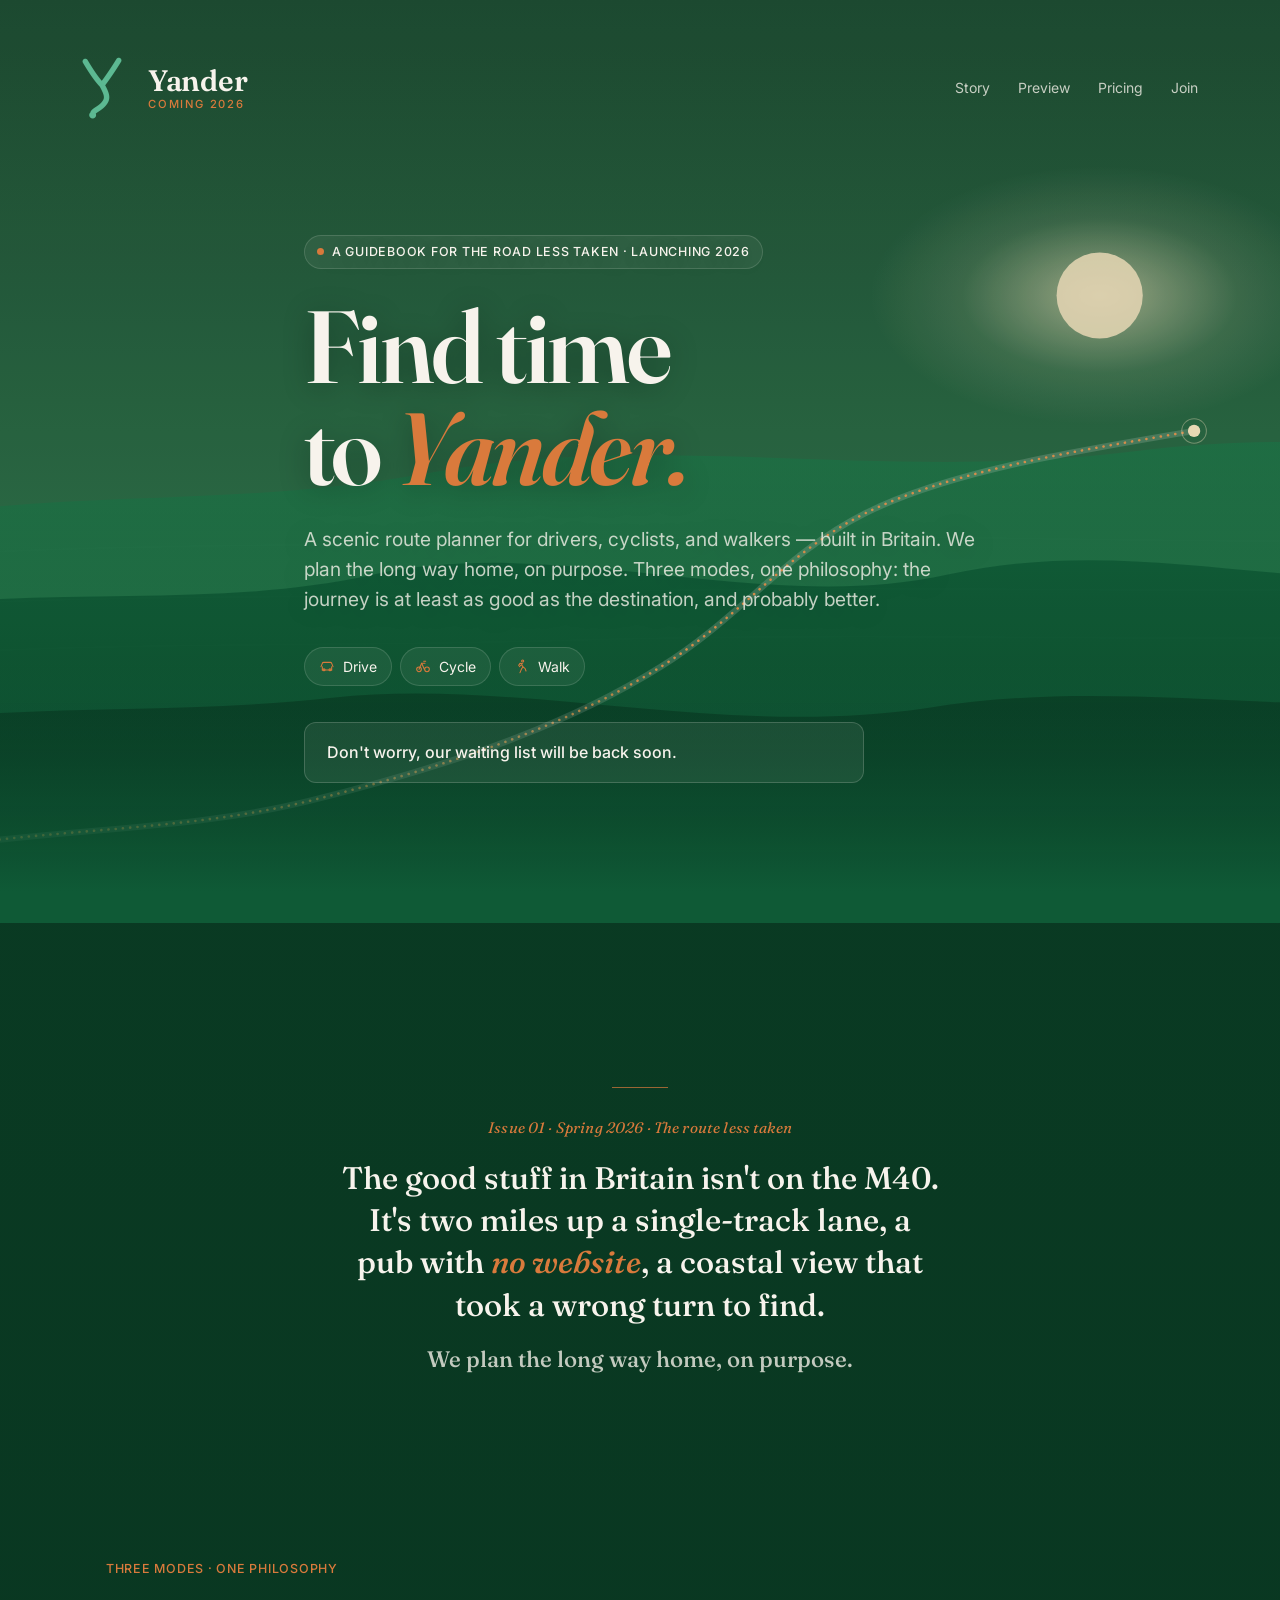
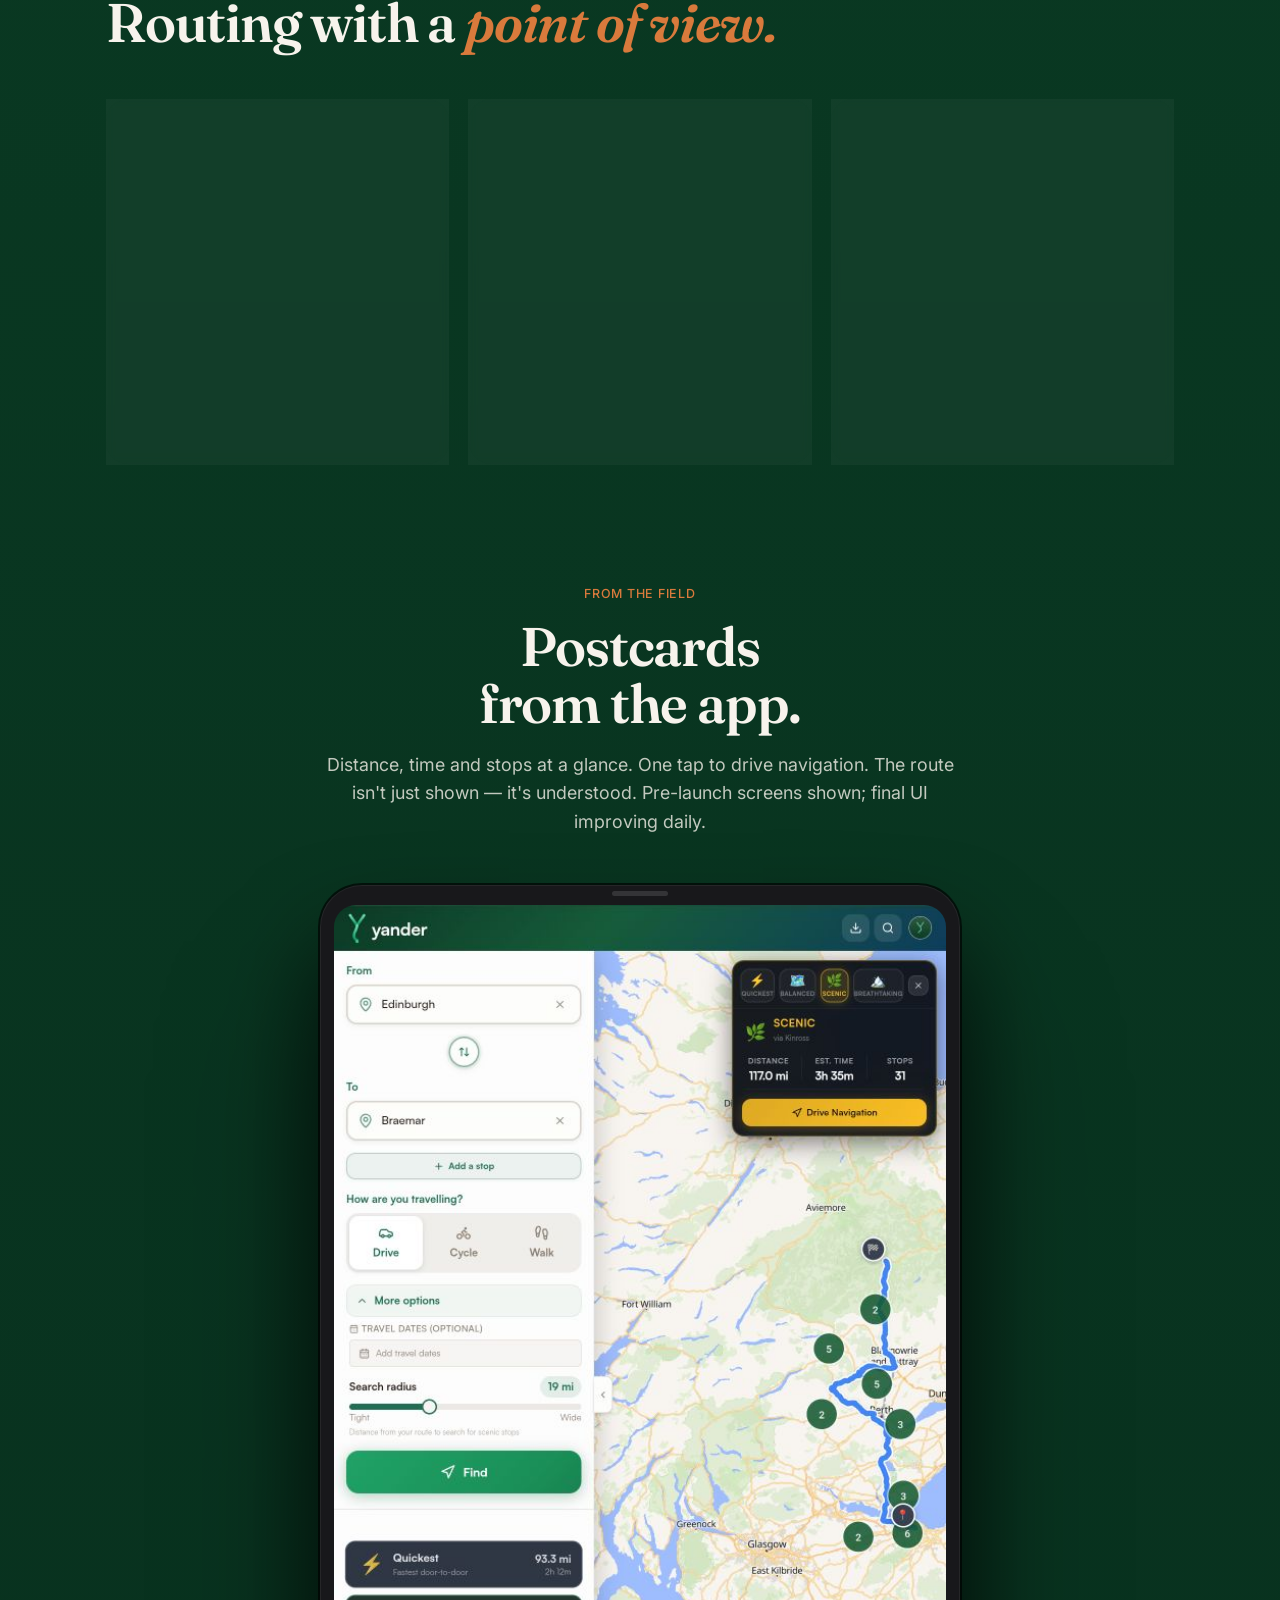
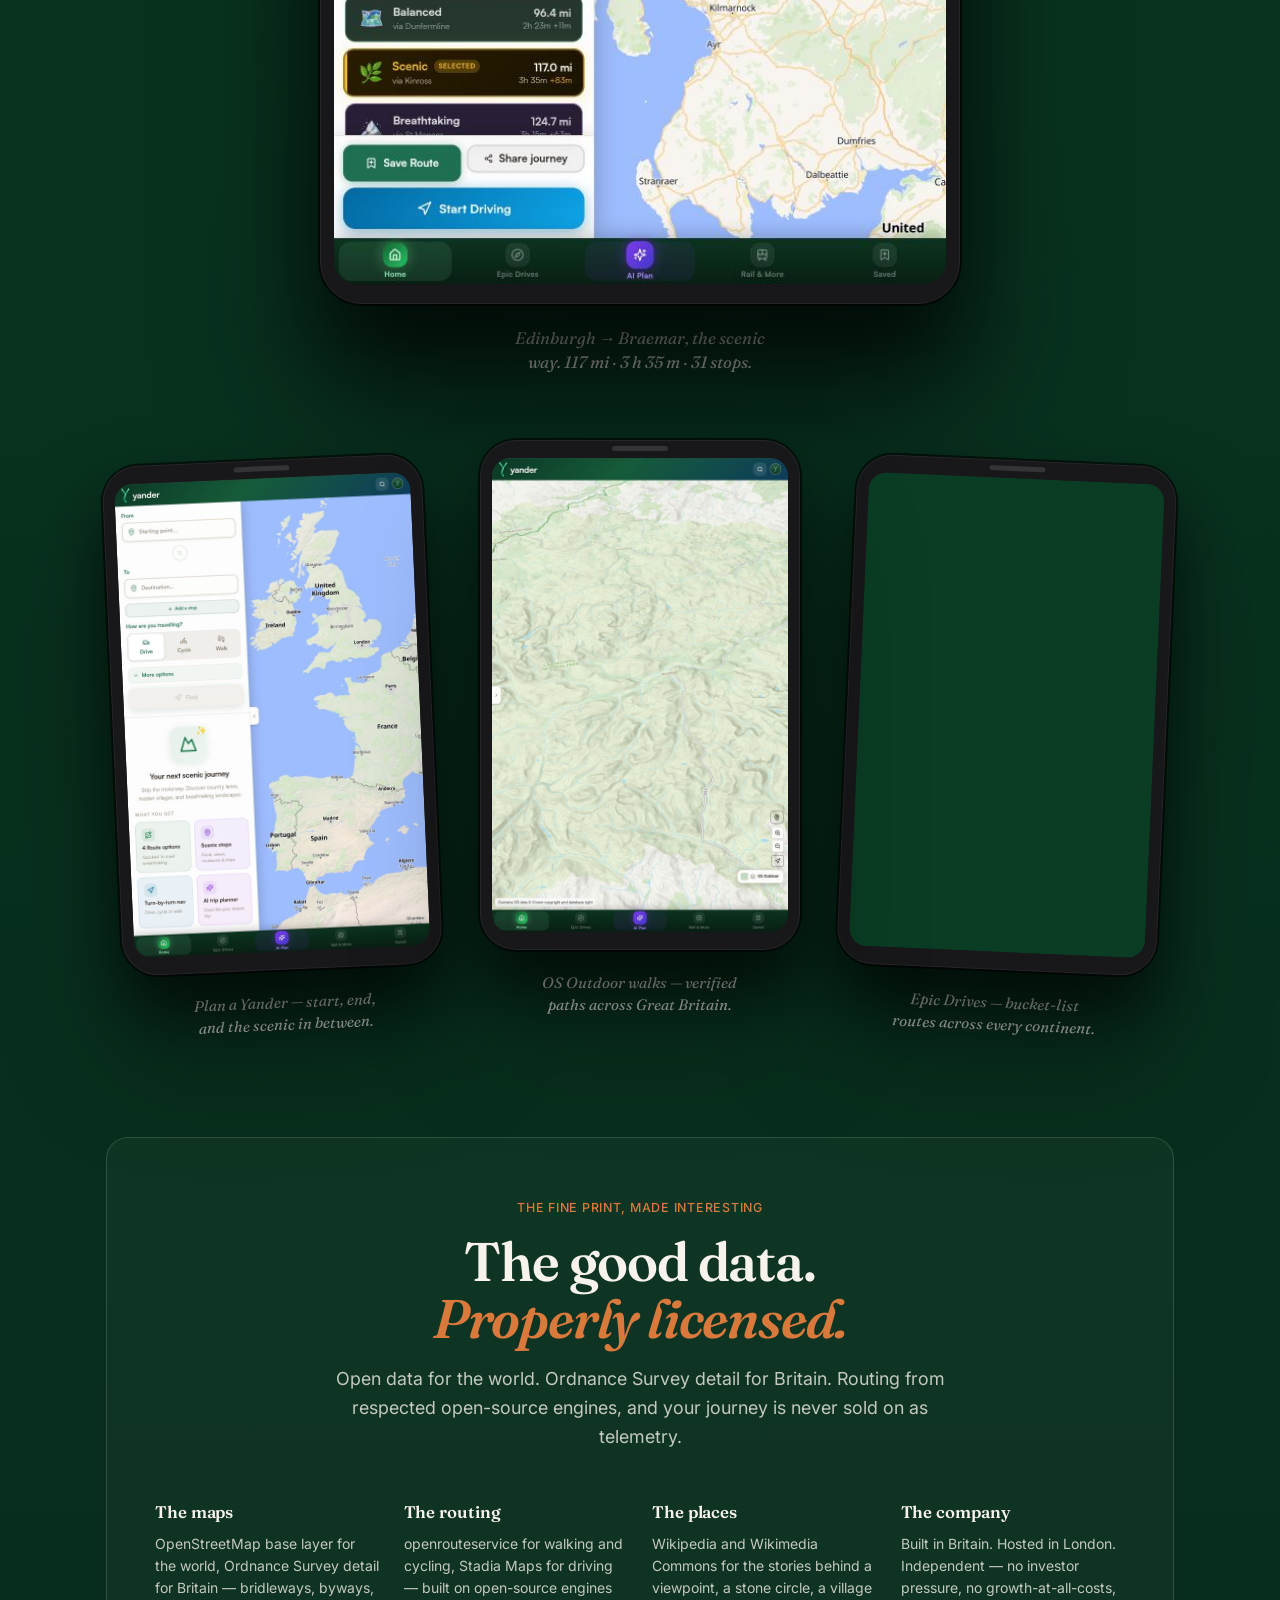
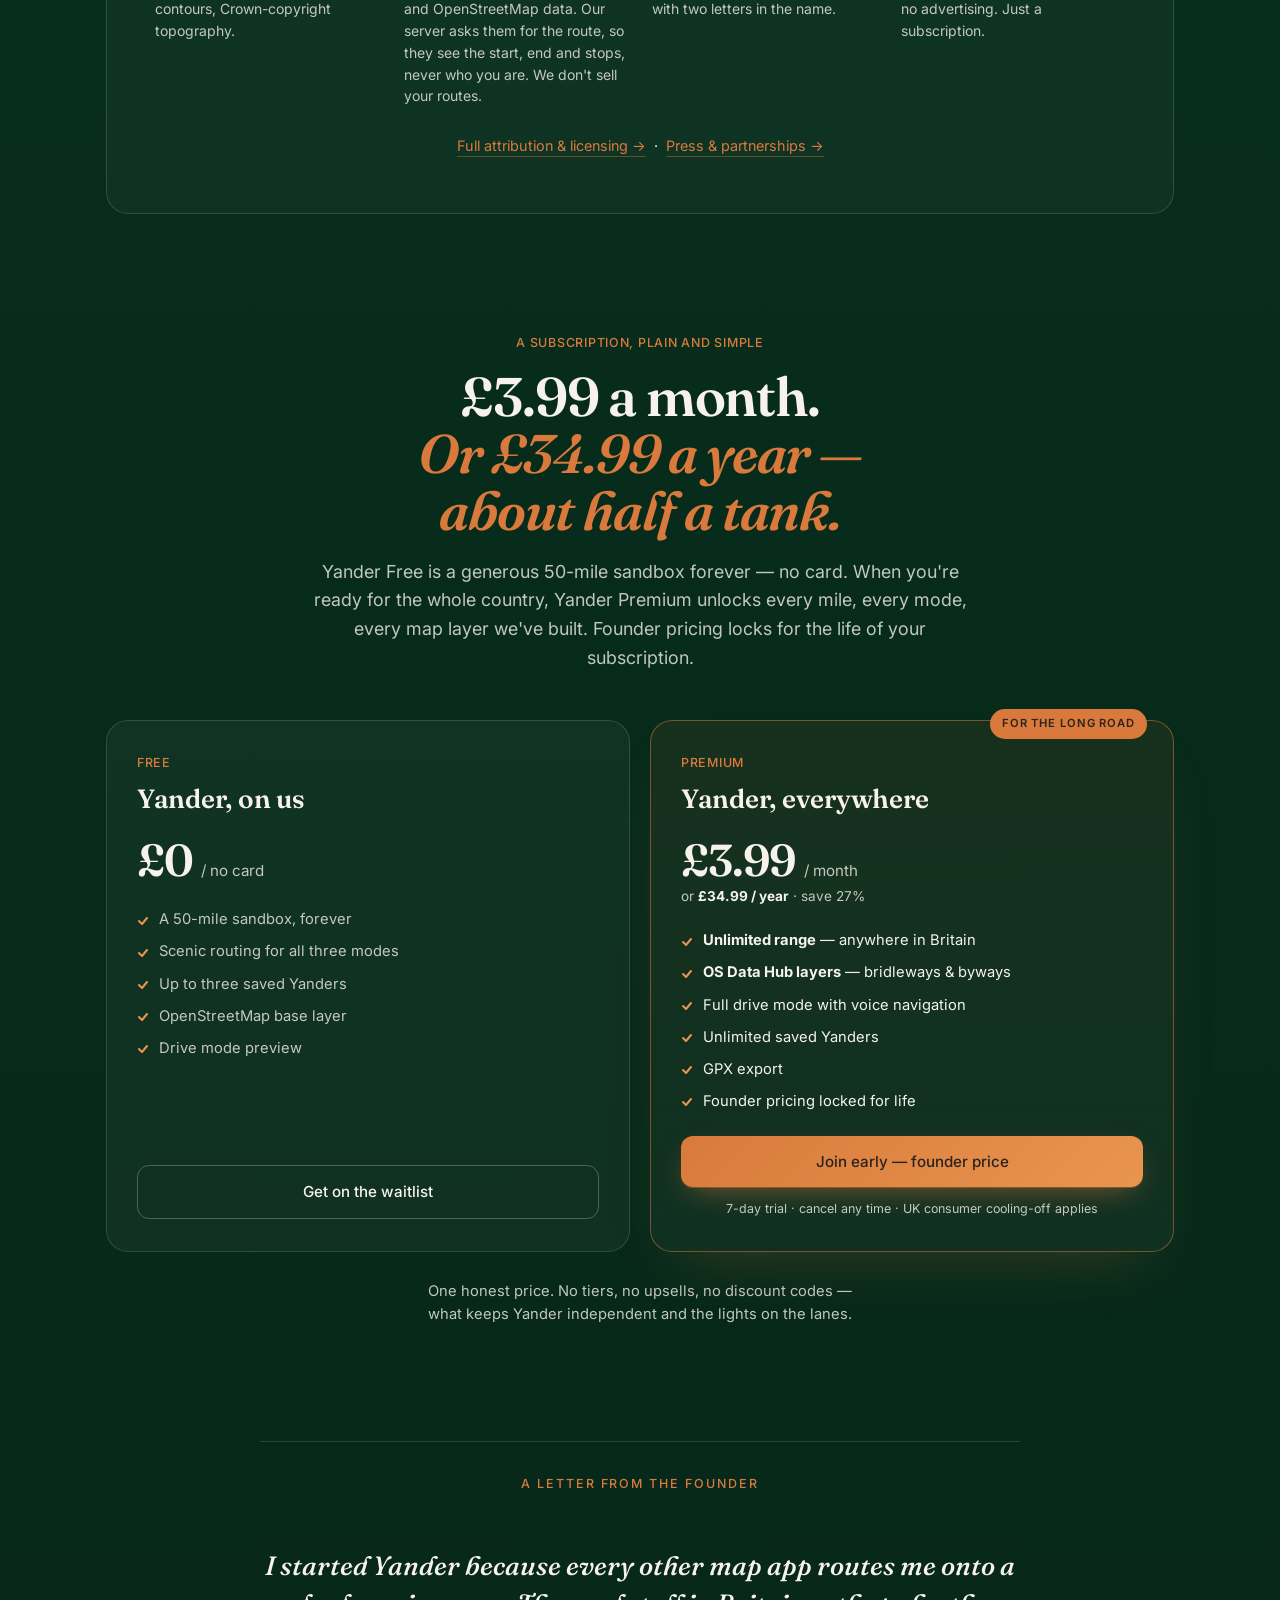
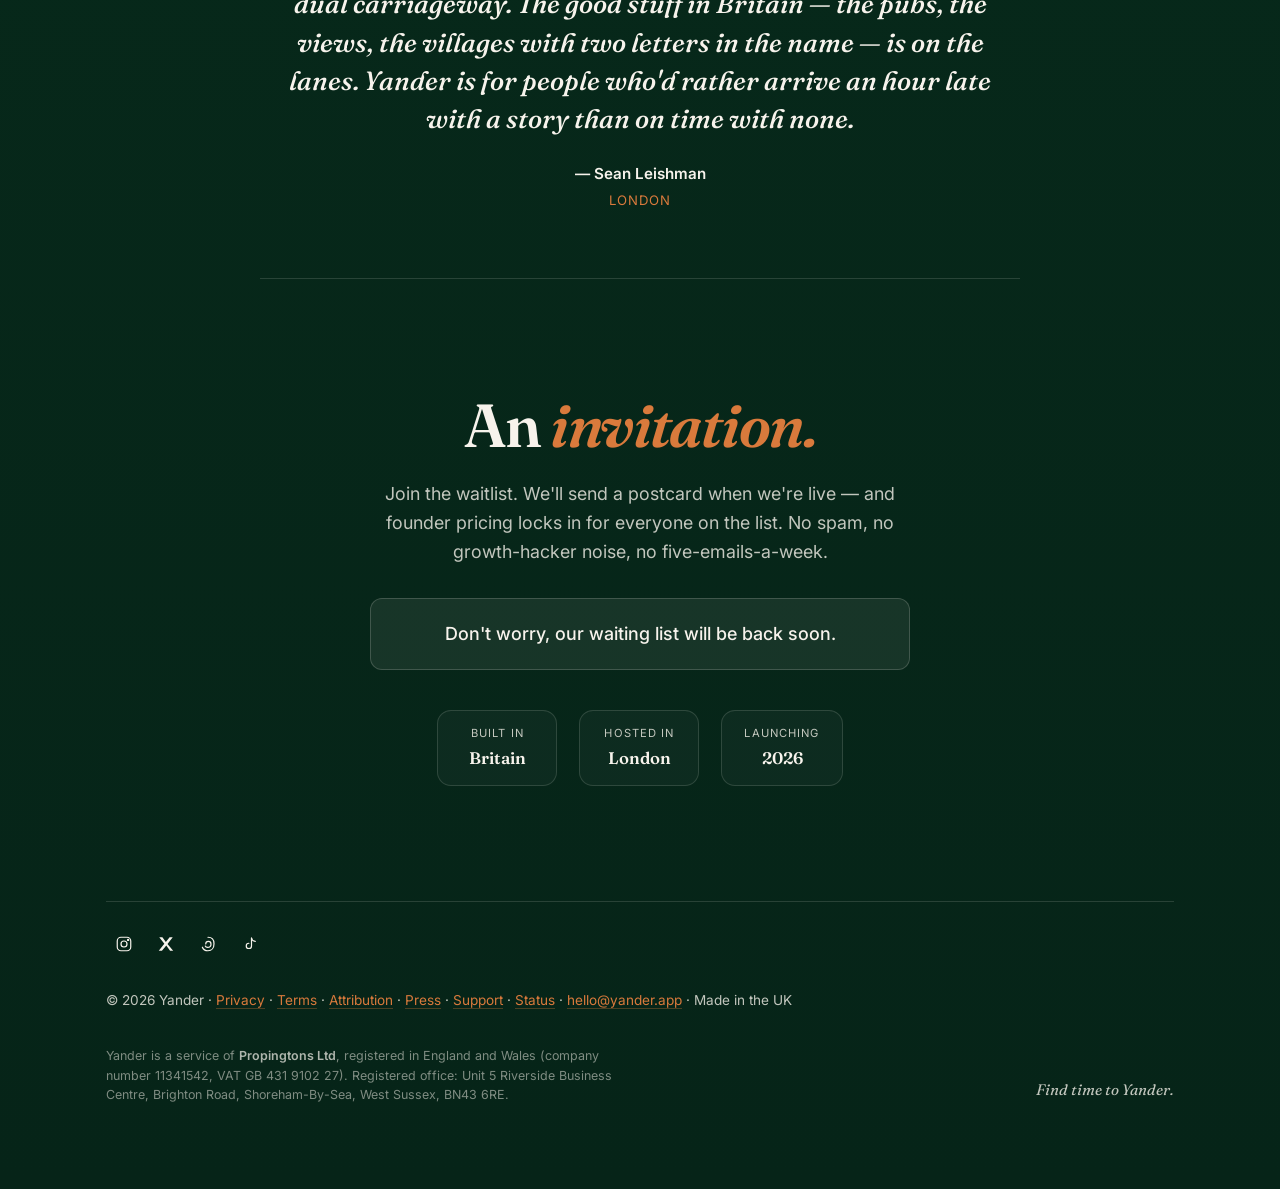
<file: index.html>
<!doctype html>
<html lang="en">
  <head>
    <meta charset="utf-8" />
    <meta name="viewport" content="width=device-width, initial-scale=1, viewport-fit=cover" />
    <title>Yander — Find time to Yander.</title>
    <meta name="description" content="A guidebook for the road less taken. A scenic route planner for drivers, cyclists, and walkers — built in Britain, launching 2026." />

    <link rel="canonical" href="https://yander.app/" />

    <!-- Open Graph -->
    <meta property="og:title" content="Yander — Find time to Yander." />
    <meta property="og:description" content="A guidebook for the road less taken. A scenic route planner for drivers, cyclists, and walkers — built in Britain." />
    <meta property="og:type" content="website" />
    <meta property="og:url" content="https://yander.app/" />
    <meta property="og:image" content="https://yander.app/assets/og.png" />
    <meta property="og:image:width" content="1200" />
    <meta property="og:image:height" content="630" />
    <meta property="og:image:alt" content="Yander — coming 2026. The route less taken." />
    <meta property="og:site_name" content="Yander" />
    <meta property="og:locale" content="en_GB" />
    <meta name="twitter:card" content="summary_large_image" />
    <meta name="twitter:title" content="Yander — Find time to Yander." />
    <meta name="twitter:description" content="A guidebook for the road less taken. Launching 2026." />
    <meta name="twitter:image" content="https://yander.app/assets/og.png" />
    <meta name="theme-color" content="#0a3d24" />

    <link rel="icon" href="assets/favicon.ico" sizes="any" />
    <link rel="icon" type="image/png" sizes="32x32" href="assets/favicon-32.png" />
    <link rel="icon" type="image/png" sizes="16x16" href="assets/favicon-16.png" />
    <link rel="apple-touch-icon" sizes="180x180" href="assets/apple-touch-icon.png" />

    <!-- Fonts: Fraunces for warmth in the wordmark/hero, Inter for body -->
    <link rel="preconnect" href="https://fonts.googleapis.com" />
    <link rel="preconnect" href="https://fonts.gstatic.com" crossorigin />
    <link
      href="https://fonts.googleapis.com/css2?family=Fraunces:opsz,wght@9..144,400;9..144,500;9..144,600;9..144,700&family=Inter:wght@400;500;600&display=swap"
      rel="stylesheet"
    />

    <link rel="stylesheet" href="styles.css" />
  </head>
  <body>
    <!-- Horizon grid backdrop -->
    <svg class="topo" aria-hidden="true" viewBox="0 0 1600 900" preserveAspectRatio="xMidYMid slice">
      <defs>
        <linearGradient id="horizon-fade" x1="0" y1="0" x2="0" y2="1">
          <stop offset="0%" stop-color="#f7f3ec" stop-opacity="0" />
          <stop offset="55%" stop-color="#f7f3ec" stop-opacity="0.10" />
          <stop offset="100%" stop-color="#f7f3ec" stop-opacity="0" />
        </linearGradient>
        <mask id="horizon-mask">
          <rect x="0" y="0" width="1600" height="900" fill="url(#horizon-fade)" />
        </mask>
      </defs>
      <g stroke="#f7f3ec" stroke-opacity="0.18" stroke-width="0.6" fill="none" mask="url(#horizon-mask)">
        <line x1="-400" y1="900" x2="760" y2="540" />
        <line x1="-100" y1="900" x2="780" y2="540" />
        <line x1="200" y1="900" x2="795" y2="540" />
        <line x1="500" y1="900" x2="805" y2="540" />
        <line x1="800" y1="900" x2="815" y2="540" />
        <line x1="1100" y1="900" x2="825" y2="540" />
        <line x1="1400" y1="900" x2="835" y2="540" />
        <line x1="1700" y1="900" x2="845" y2="540" />
        <line x1="2000" y1="900" x2="855" y2="540" />
      </g>
      <g fill="none" stroke="#f7f3ec" stroke-opacity="0.10" stroke-width="1">
        <path d="M0,560 C300,540 520,548 760,540 C1020,530 1280,545 1600,540" />
        <path d="M0,610 C260,592 480,600 760,592 C1040,584 1280,594 1600,588" />
        <path d="M0,660 C240,640 460,648 740,640 C1040,632 1280,642 1600,636" />
      </g>
    </svg>

    <main class="page">

      <!-- ============ COVER (atmospheric backdrop wraps brand + hero) ============ -->
      <section class="cover">
        <svg class="landscape" viewBox="0 0 1600 900" preserveAspectRatio="xMidYMid slice" aria-hidden="true">
          <defs>
            <linearGradient id="sky" x1="0" y1="0" x2="0" y2="1">
              <stop offset="0%" stop-color="#1f4a32"/>
              <stop offset="55%" stop-color="#2d6b46"/>
              <stop offset="100%" stop-color="#3b8a5a"/>
            </linearGradient>
            <linearGradient id="hill1" x1="0" y1="0" x2="0" y2="1">
              <stop offset="0%" stop-color="#0a3d24"/>
              <stop offset="100%" stop-color="#052017"/>
            </linearGradient>
            <linearGradient id="hill2" x1="0" y1="0" x2="0" y2="1">
              <stop offset="0%" stop-color="#0f5a36"/>
              <stop offset="100%" stop-color="#0a3d24"/>
            </linearGradient>
            <linearGradient id="hill3" x1="0" y1="0" x2="0" y2="1">
              <stop offset="0%" stop-color="#1a7a4a"/>
              <stop offset="100%" stop-color="#0f5a36"/>
            </linearGradient>
            <radialGradient id="sun" cx="78%" cy="32%" r="14%">
              <stop offset="0%" stop-color="#fbe6c2" stop-opacity="0.6"/>
              <stop offset="60%" stop-color="#fbe6c2" stop-opacity="0.12"/>
              <stop offset="100%" stop-color="#fbe6c2" stop-opacity="0"/>
            </radialGradient>
          </defs>
          <rect x="0" y="0" width="1600" height="900" fill="url(#sky)"/>
          <rect x="0" y="0" width="1600" height="900" fill="url(#sun)"/>
          <circle cx="1248" cy="288" r="42" fill="#fbe6c2" opacity="0.85"/>
          <path d="M0,520 C220,470 380,500 600,460 C820,420 1040,470 1280,440 C1440,420 1560,440 1600,430 L1600,900 L0,900 Z" fill="url(#hill3)" opacity="0.55"/>
          <path d="M0,610 C180,560 360,600 540,560 C720,520 920,600 1100,560 C1280,520 1440,580 1600,560 L1600,900 L0,900 Z" fill="url(#hill2)" opacity="0.85"/>
          <path d="M0,720 C140,680 320,700 500,680 C680,660 880,720 1080,690 C1260,660 1440,700 1600,680 L1600,900 L0,900 Z" fill="url(#hill1)"/>
          <path d="M-40,860 C160,800 320,820 480,780 C640,740 740,700 820,650 C900,600 940,540 1020,500 C1100,460 1220,440 1340,420" stroke="#f7f3ec" stroke-width="6" fill="none" stroke-opacity="0.18" stroke-linecap="round"/>
          <path d="M-40,860 C160,800 320,820 480,780 C640,740 740,700 820,650 C900,600 940,540 1020,500 C1100,460 1220,440 1340,420" stroke="#e8954f" stroke-width="2.5" fill="none" stroke-linecap="round" stroke-dasharray="0.1 7"/>
          <circle cx="1340" cy="420" r="6" fill="#fbe6c2"/>
          <circle cx="1340" cy="420" r="12" fill="none" stroke="#fbe6c2" stroke-opacity="0.4"/>
        </svg>

      <!-- ============ HEADER ============ -->
      <header class="brand">
        <img class="emblem" src="assets/yander-y.png" alt="Yander — an organic Y mark whose stem winds like a road to a destination dot" width="120" height="144" />
        <div class="brand__text">
          <div class="wordmark">Yander</div>
          <div class="brand__sub">Coming 2026</div>
        </div>
        <nav class="topnav" aria-label="Primary">
          <a href="#story">Story</a>
          <a href="#showcase">Preview</a>
          <a href="#pricing">Pricing</a>
          <a href="#join">Join</a>
        </nav>
      </header>

      <!-- ============ HERO ============ -->
      <section class="hero">
        <p class="eyebrow"><span class="dot"></span> A guidebook for the road less taken · Launching 2026</p>
        <h1 class="headline">Find time<br />to <em>Yander.</em></h1>
        <p class="lede">
          A scenic route planner for drivers, cyclists, and walkers — built in Britain.
          We plan the long way home, on purpose. Three modes, one philosophy: the
          journey is at least as good as the destination, and probably better.
        </p>

        <ul class="modes" aria-label="Travel modes">
          <li>
            <svg viewBox="0 0 24 24" fill="none" stroke="currentColor" stroke-width="1.6" stroke-linecap="round" stroke-linejoin="round" aria-hidden="true"><path d="M3 13l2-5a2 2 0 0 1 1.9-1.4h10.2A2 2 0 0 1 19 8l2 5"/><path d="M5 18h14"/><path d="M5 13v5"/><path d="M19 13v5"/><circle cx="7.5" cy="17.5" r="1.5"/><circle cx="16.5" cy="17.5" r="1.5"/></svg>
            Drive
          </li>
          <li>
            <svg viewBox="0 0 24 24" fill="none" stroke="currentColor" stroke-width="1.6" stroke-linecap="round" stroke-linejoin="round" aria-hidden="true"><circle cx="6" cy="17" r="3.5"/><circle cx="18" cy="17" r="3.5"/><path d="M6 17l4-9h5"/><path d="M10 8l4 9"/><path d="M13 5h3"/></svg>
            Cycle
          </li>
          <li>
            <svg viewBox="0 0 24 24" fill="none" stroke="currentColor" stroke-width="1.6" stroke-linecap="round" stroke-linejoin="round" aria-hidden="true"><circle cx="13" cy="4.5" r="1.6"/><path d="M9 22l2.5-6 2-2.5-2-3.5L8 13"/><path d="M13.5 13.5l3 2 1.5 4"/><path d="M7 11l2-3 4 .5"/></svg>
            Walk
          </li>
        </ul>

        <div class="signup signup--paused" role="status" aria-live="polite">
          <p class="signup__paused-title">Don't worry, our waiting list will be back soon.</p>
        </div>
      </section>
      </section> <!-- /.cover -->

      <!-- ============ STORY (editorial opener) ============ -->
      <section class="manifesto" id="story" aria-label="Why Yander exists">
        <div class="manifesto__rule"><span></span></div>
        <p class="manifesto__kicker">Issue 01 · Spring 2026 · The route less taken</p>
        <p class="manifesto__body">
          The good stuff in Britain isn't on the M40. It's two miles up a single-track
          lane, a pub with <em>no website</em>, a coastal view that took a wrong turn
          to find.
        </p>
        <p class="manifesto__body">
          We plan the long way home, on purpose.
        </p>
      </section>

      <!-- ============ THREE PILLARS ============ -->
      <section class="pillars" id="what" aria-labelledby="what-h">
        <header class="section__head">
          <p class="eyebrow eyebrow--quiet">Three modes · one philosophy</p>
          <h2 id="what-h" class="section__title">Routing with a <em>point of view.</em></h2>
        </header>

        <div class="pillar-grid">

          <article class="pillar">
            <div class="pillar__art" aria-hidden="true">
              <svg viewBox="0 0 200 140" fill="none" stroke="currentColor" stroke-width="1.4" stroke-linecap="round" stroke-linejoin="round">
                <!-- Stylised winding road -->
                <path d="M10,120 C40,100 50,70 80,60 C110,50 130,80 160,70 C180,64 190,40 195,20" stroke="rgba(247,243,236,0.18)" stroke-width="14" stroke-linecap="round"/>
                <path d="M10,120 C40,100 50,70 80,60 C110,50 130,80 160,70 C180,64 190,40 195,20" stroke="#e8954f"/>
                <path d="M10,120 C40,100 50,70 80,60 C110,50 130,80 160,70 C180,64 190,40 195,20" stroke="#f7f3ec" stroke-dasharray="2 6" stroke-opacity="0.5"/>
                <!-- Points of interest -->
                <circle cx="80" cy="60" r="3.5" fill="#e8954f" stroke="none"/>
                <circle cx="160" cy="70" r="3.5" fill="#e8954f" stroke="none"/>
                <!-- Destination -->
                <circle cx="195" cy="20" r="5" fill="#22a86a" stroke="none"/>
                <circle cx="195" cy="20" r="9" stroke="#22a86a" stroke-opacity="0.4"/>
              </svg>
            </div>
            <h3 class="pillar__title">Scenic by default</h3>
            <p class="pillar__body">
              Pick a start, pick a destination, pick a mood — balanced, scenic or breathtaking.
              Yander finds the route the GPS won't show you. Viewpoints, villages,
              woodland, coast. Always with an honest ETA.
            </p>
          </article>

          <article class="pillar">
            <div class="pillar__art" aria-hidden="true">
              <svg viewBox="0 0 200 140" fill="none" stroke="currentColor" stroke-width="1.4" stroke-linecap="round" stroke-linejoin="round">
                <!-- Phone -->
                <rect x="60" y="14" width="80" height="112" rx="14" stroke="rgba(247,243,236,0.22)" fill="rgba(247,243,236,0.04)"/>
                <!-- Speedo arc -->
                <path d="M82,80 A22,22 0 0 1 118,80" stroke="rgba(247,243,236,0.3)" stroke-width="3"/>
                <path d="M82,80 A22,22 0 0 1 104,58" stroke="#e8954f" stroke-width="3"/>
                <text x="100" y="80" text-anchor="middle" fill="#f7f3ec" font-family="Inter, system-ui" font-size="13" font-weight="600">42</text>
                <text x="100" y="94" text-anchor="middle" fill="rgba(247,243,236,0.55)" font-family="Inter, system-ui" font-size="6" letter-spacing="0.1em">MPH</text>
                <!-- Next instruction -->
                <path d="M76,110 L90,110 L86,106 M90,110 L86,114" stroke="#22a86a"/>
                <line x1="96" y1="110" x2="124" y2="110" stroke="rgba(247,243,236,0.4)"/>
                <line x1="96" y1="118" x2="118" y2="118" stroke="rgba(247,243,236,0.25)"/>
                <!-- Voice waves -->
                <path d="M30,70 q4,-8 8,0 q4,8 8,0" stroke="#e8954f"/>
                <path d="M154,70 q4,-8 8,0 q4,8 8,0" stroke="#e8954f"/>
              </svg>
            </div>
            <h3 class="pillar__title">Drive the long way</h3>
            <p class="pillar__body">
              Drive mode with calm voice prompts and big, legible turns you can
              take in at a glance. A co-pilot for the back
              roads, not a chaperone.
            </p>
          </article>

          <article class="pillar">
            <div class="pillar__art" aria-hidden="true">
              <svg viewBox="0 0 200 140" fill="none" stroke="currentColor" stroke-width="1.4" stroke-linecap="round" stroke-linejoin="round">
                <!-- Compass / radius -->
                <circle cx="100" cy="70" r="46" stroke="rgba(247,243,236,0.18)" stroke-dasharray="3 5"/>
                <circle cx="100" cy="70" r="46" stroke="#e8954f" stroke-opacity="0.35"/>
                <circle cx="100" cy="70" r="4" fill="#22a86a" stroke="none"/>
                <!-- N marker -->
                <text x="100" y="20" text-anchor="middle" fill="rgba(247,243,236,0.5)" font-family="Inter, system-ui" font-size="8" letter-spacing="0.15em">50 MILES</text>
                <!-- Compass points (POIs) -->
                <circle cx="138" cy="42" r="2.5" fill="#e8954f" stroke="none"/>
                <circle cx="62" cy="86" r="2.5" fill="#e8954f" stroke="none"/>
                <circle cx="124" cy="104" r="2.5" fill="#e8954f" stroke="none"/>
                <circle cx="70" cy="48" r="2.5" fill="#e8954f" stroke="none"/>
                <circle cx="146" cy="78" r="2.5" fill="#e8954f" stroke="none"/>
              </svg>
            </div>
            <h3 class="pillar__title">Keep them all</h3>
            <p class="pillar__body">
              Every Yander is saved to your library. Drop pins, write notes, share
              with whoever you'd take along. Ready for next Sunday — or the Sunday
              after that.
            </p>
          </article>

        </div>
      </section>

      <!-- ============ APP SHOWCASE ============ -->
      <section class="showcase" id="showcase" aria-labelledby="showcase-h">
        <header class="section__head section__head--center">
          <p class="eyebrow eyebrow--quiet">From the field</p>
          <h2 id="showcase-h" class="section__title">Postcards<br/>from the app.</h2>
          <p class="section__lede">
            Distance, time and stops at a glance. One tap to drive navigation. The route
            isn't just shown — it's understood. Pre-launch screens shown; final UI improving daily.
          </p>
        </header>

        <div class="ipads">

          <!-- Hero iPad: full route view -->
          <figure class="ipad ipad--hero" aria-label="Yander scenic route from Edinburgh to Braemar, 117 miles, 3 hours 35 minutes, 31 curated stops">
            <div class="device device--tablet">
              <span class="device__notch" aria-hidden="true"></span>
              <img src="./assets/yander-screen-route.jpg" alt="Yander route planner showing a 117-mile scenic drive from Edinburgh to Braemar via Kinross with 31 curated stops." loading="eager" decoding="async" />
            </div>
            <figcaption>Edinburgh → Braemar, the scenic way. <span style="white-space:nowrap">117 mi · 3 h 35 m · 31 stops.</span></figcaption>
          </figure>

          <!-- Supporting row -->
          <div class="ipads__row">
            <figure class="ipad ipad--left" aria-label="Yander planner with drive, cycle and walk modes">
              <div class="device device--tablet">
                <span class="device__notch" aria-hidden="true"></span>
                <img src="./assets/yander-screen-planner.jpg" alt="Yander planner with From / To fields, drive, cycle and walk modes, and a UK and Europe map view." loading="lazy" decoding="async" />
              </div>
              <figcaption>Plan a Yander — start, end, and the scenic in&nbsp;between.</figcaption>
            </figure>
            <figure class="ipad ipad--center" aria-label="Yander OS Outdoor walk mode showing terrain detail in the Cairngorms">
              <div class="device device--tablet">
                <span class="device__notch" aria-hidden="true"></span>
                <img src="./assets/yander-screen-walk.jpg" alt="Yander Walk mode showing Ordnance Survey Outdoor map detail across the Cairngorms." loading="lazy" decoding="async" />
              </div>
              <figcaption>OS Outdoor walks — verified paths across Great&nbsp;Britain.</figcaption>
            </figure>
            <figure class="ipad ipad--right" aria-label="Yander Epic Drives carousel">
              <div class="device device--tablet">
                <span class="device__notch" aria-hidden="true"></span>
                <img src="./assets/yander-screen-epic.jpg" alt="Yander Epic Drives screen featuring Amalfi Coast, North Coast 500, Ring of Kerry, Trollstigen, Transfăgărășan, Stelvio and Grossglockner." loading="lazy" decoding="async" />
              </div>
              <figcaption>Epic Drives — bucket-list routes across every continent.</figcaption>
            </figure>
          </div>
        </div>
      </section>

      <!-- ============ legacy phones (removed) ============ -->
      <div hidden class="phones-legacy-removed">

          <!-- Phone 1: Plan view -->
          <figure class="phone phone--left" aria-label="Yander route planning view">
            <svg viewBox="0 0 240 480" xmlns="http://www.w3.org/2000/svg">
              <!-- Phone body -->
              <rect x="2" y="2" width="236" height="476" rx="36" fill="#f7f3ec" stroke="rgba(247,243,236,0.3)" stroke-width="2"/>
              <rect x="10" y="10" width="220" height="460" rx="28" fill="#fbf8f2"/>
              <!-- Notch -->
              <rect x="100" y="18" width="40" height="6" rx="3" fill="#2b231d" opacity="0.18"/>
              <!-- Status bar -->
              <text x="22" y="44" fill="#2b231d" font-family="Inter, system-ui" font-size="9" font-weight="600">9:41</text>
              <!-- Top header -->
              <text x="22" y="74" fill="#2b231d" font-family="Fraunces, Georgia, serif" font-size="20" font-weight="600">Plan a Yander</text>
              <text x="22" y="92" fill="#6a5d50" font-family="Inter, system-ui" font-size="9">Tuesday · scenic drive · 2 h</text>
              <!-- From -->
              <rect x="18" y="106" width="204" height="36" rx="10" fill="#fff" stroke="#e8dfd1"/>
              <circle cx="32" cy="124" r="4" fill="#1a7a4a"/>
              <text x="44" y="122" fill="#6a5d50" font-family="Inter, system-ui" font-size="7" letter-spacing="0.05em">FROM</text>
              <text x="44" y="134" fill="#2b231d" font-family="Inter, system-ui" font-size="10" font-weight="500">Oxford, OX1</text>
              <!-- To -->
              <rect x="18" y="150" width="204" height="36" rx="10" fill="#fff" stroke="#e8dfd1"/>
              <path d="M28,164 l8,-6 l0,12 z" fill="#d97a3c"/>
              <text x="44" y="166" fill="#6a5d50" font-family="Inter, system-ui" font-size="7" letter-spacing="0.05em">TO</text>
              <text x="44" y="178" fill="#2b231d" font-family="Inter, system-ui" font-size="10" font-weight="500">The Cotswolds (anywhere lovely)</text>
              <!-- Map preview -->
              <rect x="18" y="200" width="204" height="180" rx="12" fill="#eaddc7"/>
              <!-- Map roads -->
              <path d="M30,360 C70,330 80,290 120,260 C160,230 180,200 210,210" stroke="#fff" stroke-width="6" fill="none" stroke-linecap="round"/>
              <path d="M30,360 C70,330 80,290 120,260 C160,230 180,200 210,210" stroke="#d97a3c" stroke-width="2.5" fill="none" stroke-linecap="round"/>
              <!-- POI dots -->
              <circle cx="80" cy="305" r="4" fill="#1a7a4a"/>
              <circle cx="140" cy="245" r="4" fill="#1a7a4a"/>
              <circle cx="210" cy="210" r="5" fill="#d97a3c"/>
              <!-- Bottom CTA -->
              <rect x="18" y="408" width="204" height="42" rx="14" fill="#0f5a36"/>
              <text x="120" y="434" text-anchor="middle" fill="#f7f3ec" font-family="Inter, system-ui" font-size="11" font-weight="600">Find a scenic route</text>
            </svg>
            <figcaption>Plan a Yander — start, end, and the scenic in-between.</figcaption>
          </figure>

          <!-- Phone 2: Drive view -->
          <figure class="phone phone--center" aria-label="Yander drive mode with turn-by-turn navigation">
            <svg viewBox="0 0 240 480" xmlns="http://www.w3.org/2000/svg">
              <rect x="2" y="2" width="236" height="476" rx="36" fill="#0a3d24" stroke="rgba(247,243,236,0.18)" stroke-width="2"/>
              <rect x="10" y="10" width="220" height="460" rx="28" fill="#062418"/>
              <rect x="100" y="18" width="40" height="6" rx="3" fill="#000" opacity="0.5"/>
              <!-- Map background -->
              <rect x="10" y="10" width="220" height="280" rx="28" fill="#0f5a36"/>
              <path d="M20,280 C70,240 90,200 120,170 C150,140 180,110 220,90" stroke="rgba(247,243,236,0.18)" stroke-width="22" fill="none" stroke-linecap="round"/>
              <path d="M20,280 C70,240 90,200 120,170 C150,140 180,110 220,90" stroke="#d97a3c" stroke-width="5" fill="none" stroke-linecap="round"/>
              <circle cx="120" cy="170" r="9" fill="#22a86a"/>
              <circle cx="120" cy="170" r="14" fill="none" stroke="#22a86a" stroke-opacity="0.4"/>
              <!-- Instruction bar -->
              <rect x="18" y="38" width="204" height="60" rx="14" fill="#f7f3ec"/>
              <path d="M40,68 L60,68 L54,62 M60,68 L54,74" stroke="#0f5a36" stroke-width="3" stroke-linecap="round" stroke-linejoin="round" fill="none"/>
              <text x="76" y="62" fill="#6a5d50" font-family="Inter, system-ui" font-size="7" letter-spacing="0.06em">IN 400 YARDS</text>
              <text x="76" y="80" fill="#2b231d" font-family="Inter, system-ui" font-size="12" font-weight="600">Turn right onto B4632</text>
              <!-- Bottom card -->
              <rect x="10" y="290" width="220" height="180" rx="28" fill="#f7f3ec"/>
              <text x="22" y="318" fill="#6a5d50" font-family="Inter, system-ui" font-size="8" letter-spacing="0.1em">ARRIVING</text>
              <text x="22" y="346" fill="#2b231d" font-family="Fraunces, Georgia, serif" font-size="28" font-weight="600">11:42</text>
              <text x="22" y="360" fill="#6a5d50" font-family="Inter, system-ui" font-size="9">12 mi · 28 min</text>
              <!-- Speed -->
              <rect x="156" y="304" width="60" height="60" rx="14" fill="#fff" stroke="#e8dfd1"/>
              <text x="186" y="334" text-anchor="middle" fill="#2b231d" font-family="Fraunces, Georgia, serif" font-size="22" font-weight="600">38</text>
              <text x="186" y="350" text-anchor="middle" fill="#6a5d50" font-family="Inter, system-ui" font-size="7" letter-spacing="0.1em">MPH</text>
              <!-- Buttons -->
              <rect x="18" y="380" width="100" height="40" rx="12" fill="#0f5a36"/>
              <text x="68" y="404" text-anchor="middle" fill="#f7f3ec" font-family="Inter, system-ui" font-size="10" font-weight="600">End drive</text>
              <rect x="124" y="380" width="92" height="40" rx="12" fill="none" stroke="#0f5a36" stroke-width="1.5"/>
              <text x="170" y="404" text-anchor="middle" fill="#0f5a36" font-family="Inter, system-ui" font-size="10" font-weight="600">Mute voice</text>
              <text x="120" y="446" text-anchor="middle" fill="#6a5d50" font-family="Fraunces, Georgia, serif" font-style="italic" font-size="9">Take the long way home.</text>
            </svg>
            <figcaption>Drive mode — calm voice, big glances, hands on the wheel.</figcaption>
          </figure>

          <!-- Phone 3: Saved -->
          <figure class="phone phone--right" aria-label="Yander saved routes">
            <svg viewBox="0 0 240 480" xmlns="http://www.w3.org/2000/svg">
              <rect x="2" y="2" width="236" height="476" rx="36" fill="#f7f3ec" stroke="rgba(247,243,236,0.3)" stroke-width="2"/>
              <rect x="10" y="10" width="220" height="460" rx="28" fill="#fbf8f2"/>
              <rect x="100" y="18" width="40" height="6" rx="3" fill="#2b231d" opacity="0.18"/>
              <text x="22" y="44" fill="#2b231d" font-family="Inter, system-ui" font-size="9" font-weight="600">9:41</text>
              <text x="22" y="74" fill="#2b231d" font-family="Fraunces, Georgia, serif" font-size="20" font-weight="600">Your Yanders</text>
              <text x="22" y="92" fill="#6a5d50" font-family="Inter, system-ui" font-size="9">7 saved · 142 mi this month</text>

              <!-- Saved cards -->
              <g>
                <rect x="18" y="108" width="204" height="68" rx="12" fill="#fff" stroke="#e8dfd1"/>
                <rect x="28" y="118" width="48" height="48" rx="8" fill="#eaddc7"/>
                <path d="M32,156 C40,148 44,144 52,142 C60,140 64,148 72,148" stroke="#d97a3c" stroke-width="2" fill="none"/>
                <text x="86" y="130" fill="#2b231d" font-family="Inter, system-ui" font-size="11" font-weight="600">Coast road · Whitby</text>
                <text x="86" y="146" fill="#6a5d50" font-family="Inter, system-ui" font-size="8">38 mi · scenic · saved Sun</text>
                <text x="86" y="162" fill="#1a7a4a" font-family="Inter, system-ui" font-size="8" font-weight="600">★ ★ ★ ★ ★</text>
              </g>
              <g>
                <rect x="18" y="184" width="204" height="68" rx="12" fill="#fff" stroke="#e8dfd1"/>
                <rect x="28" y="194" width="48" height="48" rx="8" fill="#e3d6bc"/>
                <path d="M32,232 C42,224 50,212 60,214 C68,216 70,222 72,224" stroke="#1a7a4a" stroke-width="2" fill="none"/>
                <text x="86" y="206" fill="#2b231d" font-family="Inter, system-ui" font-size="11" font-weight="600">Edge of the Dales loop</text>
                <text x="86" y="222" fill="#6a5d50" font-family="Inter, system-ui" font-size="8">22 mi · cycle · saved Fri</text>
                <text x="86" y="238" fill="#1a7a4a" font-family="Inter, system-ui" font-size="8" font-weight="600">★ ★ ★ ★ ☆</text>
              </g>
              <g>
                <rect x="18" y="260" width="204" height="68" rx="12" fill="#fff" stroke="#e8dfd1"/>
                <rect x="28" y="270" width="48" height="48" rx="8" fill="#d9c8a8"/>
                <path d="M32,308 C40,302 48,294 56,296 C64,298 68,306 72,300" stroke="#d97a3c" stroke-width="2" fill="none"/>
                <text x="86" y="282" fill="#2b231d" font-family="Inter, system-ui" font-size="11" font-weight="600">Lanes round Lavenham</text>
                <text x="86" y="298" fill="#6a5d50" font-family="Inter, system-ui" font-size="8">14 mi · walk · saved Mon</text>
                <text x="86" y="314" fill="#6a5d50" font-family="Inter, system-ui" font-size="8">★ ★ ★ ★ ☆</text>
              </g>

              <!-- Tab bar -->
              <rect x="18" y="408" width="204" height="44" rx="14" fill="#fff" stroke="#e8dfd1"/>
              <circle cx="50" cy="430" r="4" fill="#0f5a36"/>
              <text x="60" y="434" fill="#0f5a36" font-family="Inter, system-ui" font-size="9" font-weight="600">Saved</text>
              <text x="120" y="434" text-anchor="middle" fill="#6a5d50" font-family="Inter, system-ui" font-size="9">Plan</text>
              <text x="190" y="434" text-anchor="middle" fill="#6a5d50" font-family="Inter, system-ui" font-size="9">Drive</text>
            </svg>
            <figcaption>Your library — every Yander, ready for next Sunday.</figcaption>
          </figure>

      </div>

      <!-- ============ FIELD NOTES (trust) ============ -->
      <section class="trust" aria-labelledby="trust-h">
        <header class="section__head section__head--center">
          <p class="eyebrow eyebrow--quiet">The fine print, made interesting</p>
          <h2 id="trust-h" class="section__title">The good data.<br/><em>Properly licensed.</em></h2>
          <p class="section__lede">
            Open data for the world. Ordnance Survey detail for Britain. Routing
            from respected open-source engines, and your journey is never sold on
            as telemetry.
          </p>
        </header>

        <ul class="trust-grid">
          <li>
            <h4>The maps</h4>
            <p>OpenStreetMap base layer for the world, Ordnance Survey detail for Britain — bridleways, byways, contours, Crown-copyright topography.</p>
          </li>
          <li>
            <h4>The routing</h4>
            <p>openrouteservice for walking and cycling, Stadia Maps for driving — built on open-source engines and OpenStreetMap data. Our server asks them for the route, so they see the start, end and stops, never who you are. We don't sell your routes.</p>
          </li>
          <li>
            <h4>The places</h4>
            <p>Wikipedia and Wikimedia Commons for the stories behind a viewpoint, a stone circle, a village with two letters in the name.</p>
          </li>
          <li>
            <h4>The company</h4>
            <p>Built in Britain. Hosted in London. Independent — no investor pressure, no growth-at-all-costs, no advertising. Just a subscription.</p>
          </li>
        </ul>
        <p class="trust-foot"><a href="/attribution">Full attribution & licensing →</a> &nbsp;·&nbsp; <a href="/press">Press &amp; partnerships →</a></p>
      </section>

      <!-- ============ PRICING ============ -->
      <section class="pricing" id="pricing" aria-labelledby="pricing-h">
        <header class="section__head section__head--center">
          <p class="eyebrow eyebrow--quiet">A subscription, plain and simple</p>
          <h2 id="pricing-h" class="section__title">£3.99 a month.<br/><em>Or £34.99 a year &mdash; <span style="white-space:nowrap">about half a tank.</span></em></h2>
          <p class="section__lede">
            Yander Free is a generous 50-mile sandbox forever — no card. When you're
            ready for the whole country, Yander Premium unlocks every mile, every
            mode, every map layer we've built. Founder pricing locks for the life of
            your subscription.
          </p>
        </header>

        <div class="plans">
          <article class="plan plan--free">
            <header>
              <p class="plan__tag">Free</p>
              <h3 class="plan__name">Yander, on us</h3>
              <p class="plan__price"><span class="plan__amount">£0</span><span class="plan__per">/ no card</span></p>
            </header>
            <ul class="plan__list">
              <li>A 50-mile sandbox, forever</li>
              <li>Scenic routing for all three modes</li>
              <li>Up to three saved Yanders</li>
              <li>OpenStreetMap base layer</li>
              <li>Drive mode preview</li>
            </ul>
            <a class="plan__cta plan__cta--ghost" href="#join">Get on the waitlist</a>
          </article>

          <article class="plan plan--premium" aria-label="Most popular">
            <div class="plan__ribbon">For the long road</div>
            <header>
              <p class="plan__tag">Premium</p>
              <h3 class="plan__name">Yander, everywhere</h3>
              <p class="plan__price">
                <span class="plan__amount">£3.99</span><span class="plan__per">/ month</span>
              </p>
              <p class="plan__or">or <strong>£34.99 / year</strong> · save 27%</p>
            </header>
            <ul class="plan__list">
              <li><strong>Unlimited range</strong> — anywhere in Britain</li>
              <li><strong>OS Data Hub layers</strong> — bridleways &amp; byways</li>
              <li>Full drive mode with voice navigation</li>
              <li>Unlimited saved Yanders</li>
              <li>GPX export</li>
              <li>Founder pricing locked for life</li>
            </ul>
            <a class="plan__cta plan__cta--solid" href="#join">Join early — founder price</a>
            <p class="plan__fine">7-day trial · cancel any time · UK consumer cooling-off applies</p>
          </article>
        </div>

        <p class="pricing-foot">
          One honest price. No tiers, no upsells, no discount codes — what keeps
          Yander independent and the lights on the lanes.
        </p>
      </section>

      <!-- ============ LETTER FROM THE FOUNDER ============ -->
      <section class="founder" aria-label="A letter from the founder">
        <p class="founder__from">A letter from the founder</p>
        <blockquote class="founder__quote">
          <p>
            I started Yander because every other map app routes me onto a dual
            carriageway. The good stuff in Britain — the pubs, the views, the villages
            with two letters in the name — is on the lanes. Yander is for people
            who'd rather arrive an hour late with a story than on time with none.
          </p>
          <footer class="founder__cite">
            <strong>— Sean Leishman</strong>
            <span>London</span>
          </footer>
        </blockquote>
      </section>

      <!-- ============ CTA ============ -->
      <section class="cta" id="join" aria-labelledby="cta-h">
        <h2 id="cta-h" class="cta__title">An <em>invitation.</em></h2>
        <p class="cta__body">
          Join the waitlist. We'll send a postcard when we're live — and founder
          pricing locks in for everyone on the list. No spam, no growth-hacker
          noise, no five-emails-a-week.
        </p>
        <div class="signup signup--big signup--paused" role="status" aria-live="polite">
          <p class="signup__paused-title">Don't worry, our waiting list will be back soon.</p>
        </div>

        <ul class="cta-badges" aria-label="Built in Britain">
          <li><span class="cta-badges__k">Built in</span><span class="cta-badges__v">Britain</span></li>
          <li><span class="cta-badges__k">Hosted in</span><span class="cta-badges__v">London</span></li>
          <li><span class="cta-badges__k">Launching</span><span class="cta-badges__v">2026</span></li>
        </ul>
      </section>

      <!-- ============ FOOTER ============ -->
      <footer class="foot">
        <div class="foot__left">
        <nav class="social" aria-label="Yander on social">
          <a href="https://instagram.com/getyander" rel="me noopener" target="_blank" aria-label="Yander on Instagram">
            <svg viewBox="0 0 24 24" fill="none" stroke="currentColor" stroke-width="1.6" stroke-linecap="round" stroke-linejoin="round" aria-hidden="true"><rect x="3" y="3" width="18" height="18" rx="5"/><circle cx="12" cy="12" r="4"/><circle cx="17.5" cy="6.5" r=".8" fill="currentColor"/></svg>
          </a>
          <a href="https://x.com/getyander" rel="me noopener" target="_blank" aria-label="Yander on X">
            <svg viewBox="0 0 24 24" fill="currentColor" aria-hidden="true"><path d="M3 3h4.2l4.6 6.4L16.8 3H21l-7 9.1L21.6 21H17.4l-5-6.9L6.6 21H2.3l7.5-9.5z"/></svg>
          </a>
          <a href="https://threads.net/@getyander" rel="me noopener" target="_blank" aria-label="Yander on Threads">
            <svg viewBox="0 0 24 24" fill="none" stroke="currentColor" stroke-width="1.6" stroke-linecap="round" stroke-linejoin="round" aria-hidden="true"><path d="M12 3c5 0 8 3.2 8 8.5S17.2 21 12 21c-3.6 0-6.4-1.7-7.5-4.7"/><path d="M9 12c0-2 1.4-3.4 3.5-3.4 2.3 0 3.5 1.5 3.5 3.6 0 2.6-2 4.2-4.6 4.2-1.5 0-2.6-.6-3-1.7"/></svg>
          </a>
          <a href="https://tiktok.com/@getyander" rel="me noopener" target="_blank" aria-label="Yander on TikTok">
            <svg viewBox="0 0 24 24" fill="none" stroke="currentColor" stroke-width="1.6" stroke-linecap="round" stroke-linejoin="round" aria-hidden="true"><path d="M14 4v10.5a3.5 3.5 0 1 1-3.5-3.5"/><path d="M14 4c.4 2.6 2.4 4.4 5 4.6"/></svg>
          </a>
        </nav>
        <p class="legal">
          © 2026 Yander · <a href="/privacy">Privacy</a> · <a href="/terms">Terms</a> · <a href="/attribution">Attribution</a> · <a href="/press">Press</a> · <a href="/support">Support</a> · <a href="https://stats.uptimerobot.com/J82cduOtnJ" target="_blank" rel="noopener">Status</a> · <a href="mailto:hello@yander.app">hello@yander.app</a> · Made in the UK
        </p>
        <p class="legal legal--company">
          Yander is a service of <strong>Propingtons Ltd</strong>, registered in England and Wales (company number 11341542, VAT GB 431 9102 27). Registered office: Unit 5 Riverside Business Centre, Brighton Road, Shoreham-By-Sea, West Sussex, BN43 6RE.
        </p>
        </div>
        <p class="foot__right">Find time to Yander.</p>
      </footer>
    </main>

    <script>
      (function () {
        function wire(formId, hintId, btnSelector, source) {
          var form = document.getElementById(formId);
          if (!form) return;
          var hint = document.getElementById(hintId);
          var btn = form.querySelector(btnSelector || "button[type=submit]");
          var btnLabel = btn ? btn.querySelector(".signup__btn-label") : null;
          var input = form.querySelector("input[type=email]");
          var originalHint = hint ? hint.textContent : "";

          form.addEventListener("submit", function (ev) {
            ev.preventDefault();
            var email = (input.value || "").trim();
            if (!email || email.indexOf("@") === -1) {
              hint.textContent = "Please enter a valid email address.";
              hint.classList.add("signup__hint--err");
              input.focus();
              return;
            }
            hint.classList.remove("signup__hint--err");
            hint.textContent = originalHint;
            btn.disabled = true;
            if (btnLabel) btnLabel.textContent = "Sending…";

            fetch("/subscribe", {
              method: "POST",
              headers: { "Content-Type": "application/json" },
              body: JSON.stringify({ email: email, source: source }),
            })
              .then(function (r) { return r.json().catch(function () { return { ok: r.ok }; }); })
              .then(function (data) {
                if (data && data.ok) {
                  form.classList.add("signup--sent");
                  hint.textContent = "You're on the list. Postcard inbound.";
                  if (btnLabel) btnLabel.textContent = "On the list";
                } else {
                  btn.disabled = false;
                  if (btnLabel) btnLabel.textContent = source === "homepage-cta" ? "Add me to the list" : "Keep me posted";
                  hint.textContent = (data && data.error) || "Something went wrong. Try again?";
                  hint.classList.add("signup__hint--err");
                }
              })
              .catch(function () {
                btn.disabled = false;
                if (btnLabel) btnLabel.textContent = source === "homepage-cta" ? "Add me to the list" : "Keep me posted";
                hint.textContent = "Couldn't reach the server. Please try again.";
                hint.classList.add("signup__hint--err");
              });
          });
        }
        wire("signup-form", "signup-hint", "#signup-submit", "holding-page");
        wire("signup-form-2", "signup-hint-2", null, "homepage-cta");
      })();
    </script>
    <!-- Sentry error monitoring -->
  <script src="https://js.sentry-cdn.com/188f1d1484dcd461d19dea6576488ead.min.js" crossorigin="anonymous"></script>
  <script>
    Sentry.onLoad(function() {
      Sentry.init({
        dsn: "https://188f1d1484dcd461d19dea6576488ead@o4511588979310592.ingest.de.sentry.io/4511589018566736",
        environment: "production",
        release: "yander-holding",
        sendDefaultPii: false,
        tracesSampleRate: 0.1,
        replaysSessionSampleRate: 0,
        replaysOnErrorSampleRate: 0
      });
    });
  </script>
  <!-- End Sentry -->
  <!-- Cloudflare Web Analytics -->
  <script defer src="https://static.cloudflareinsights.com/beacon.min.js" data-cf-beacon='{"token": "6b4f532af244424e842f4cba1ee173ea"}'></script>
  <!-- End Cloudflare Web Analytics -->
</body>
</html>
</file>
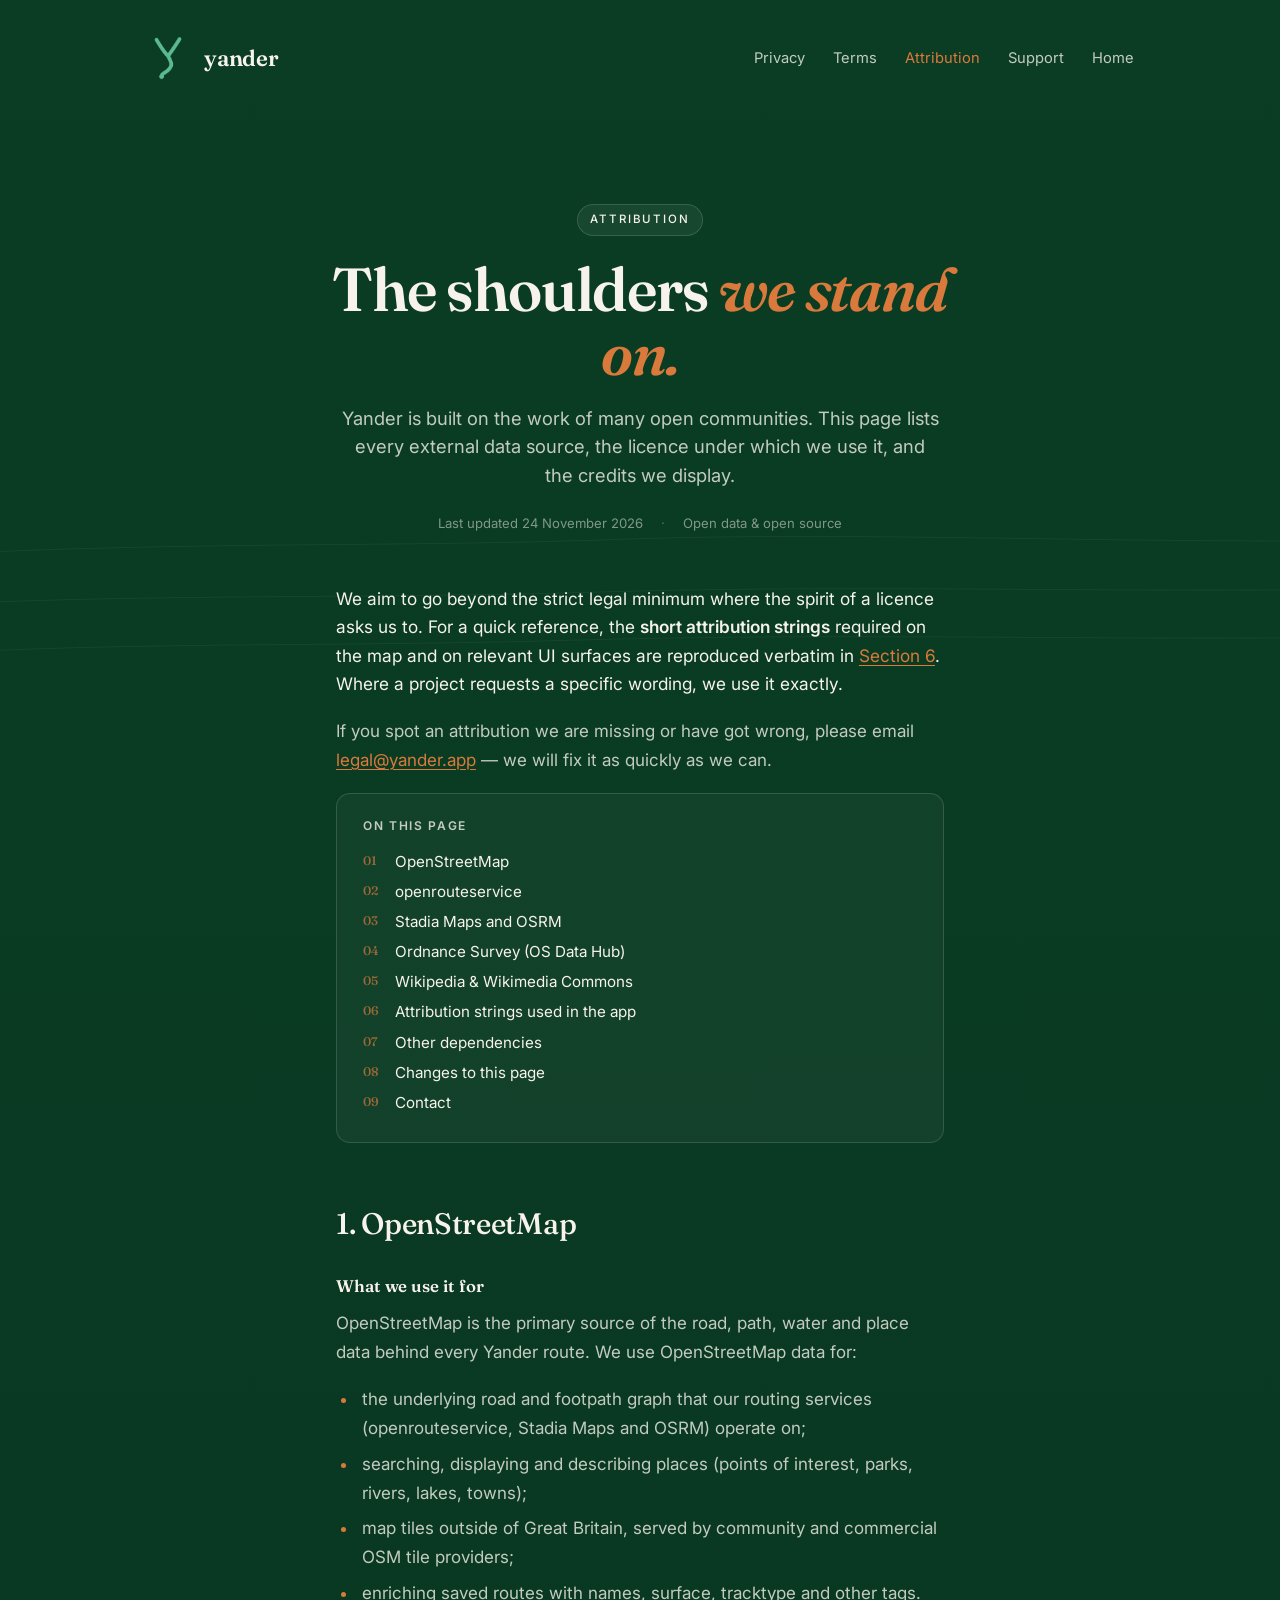
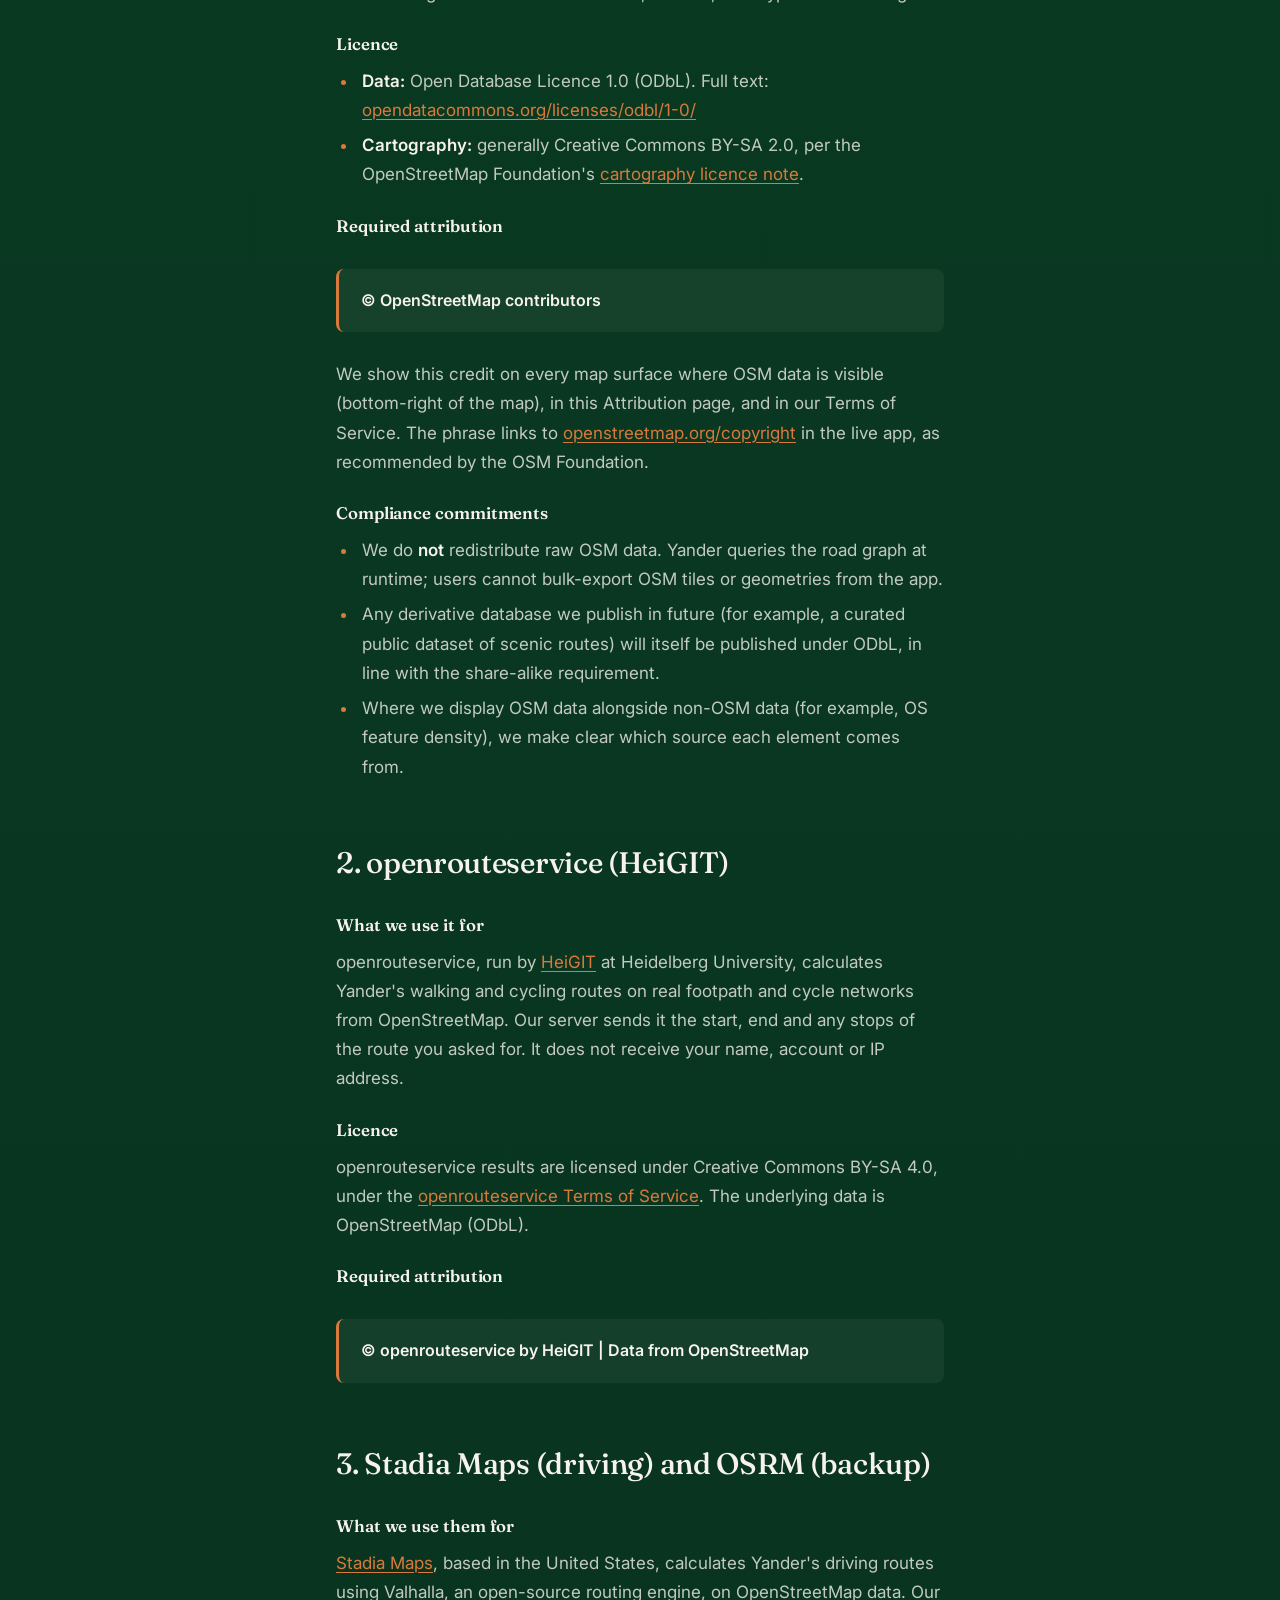
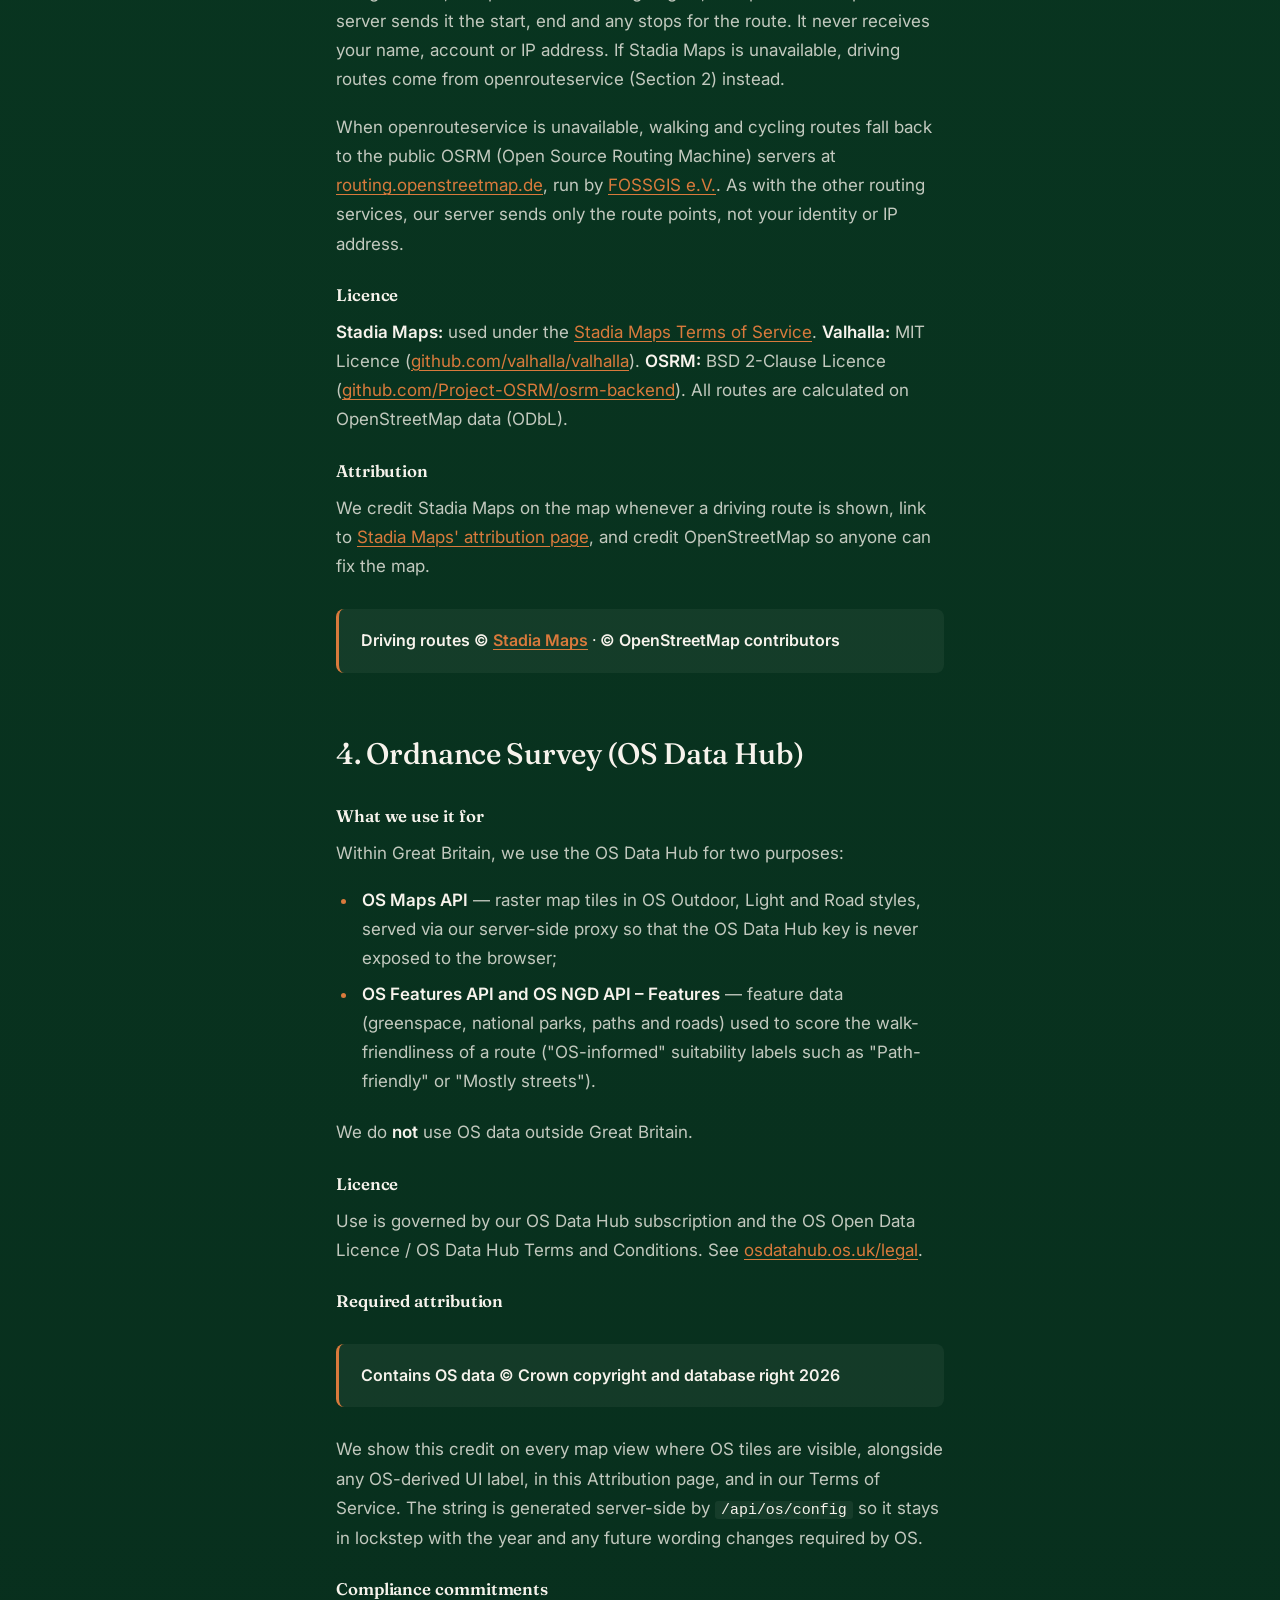
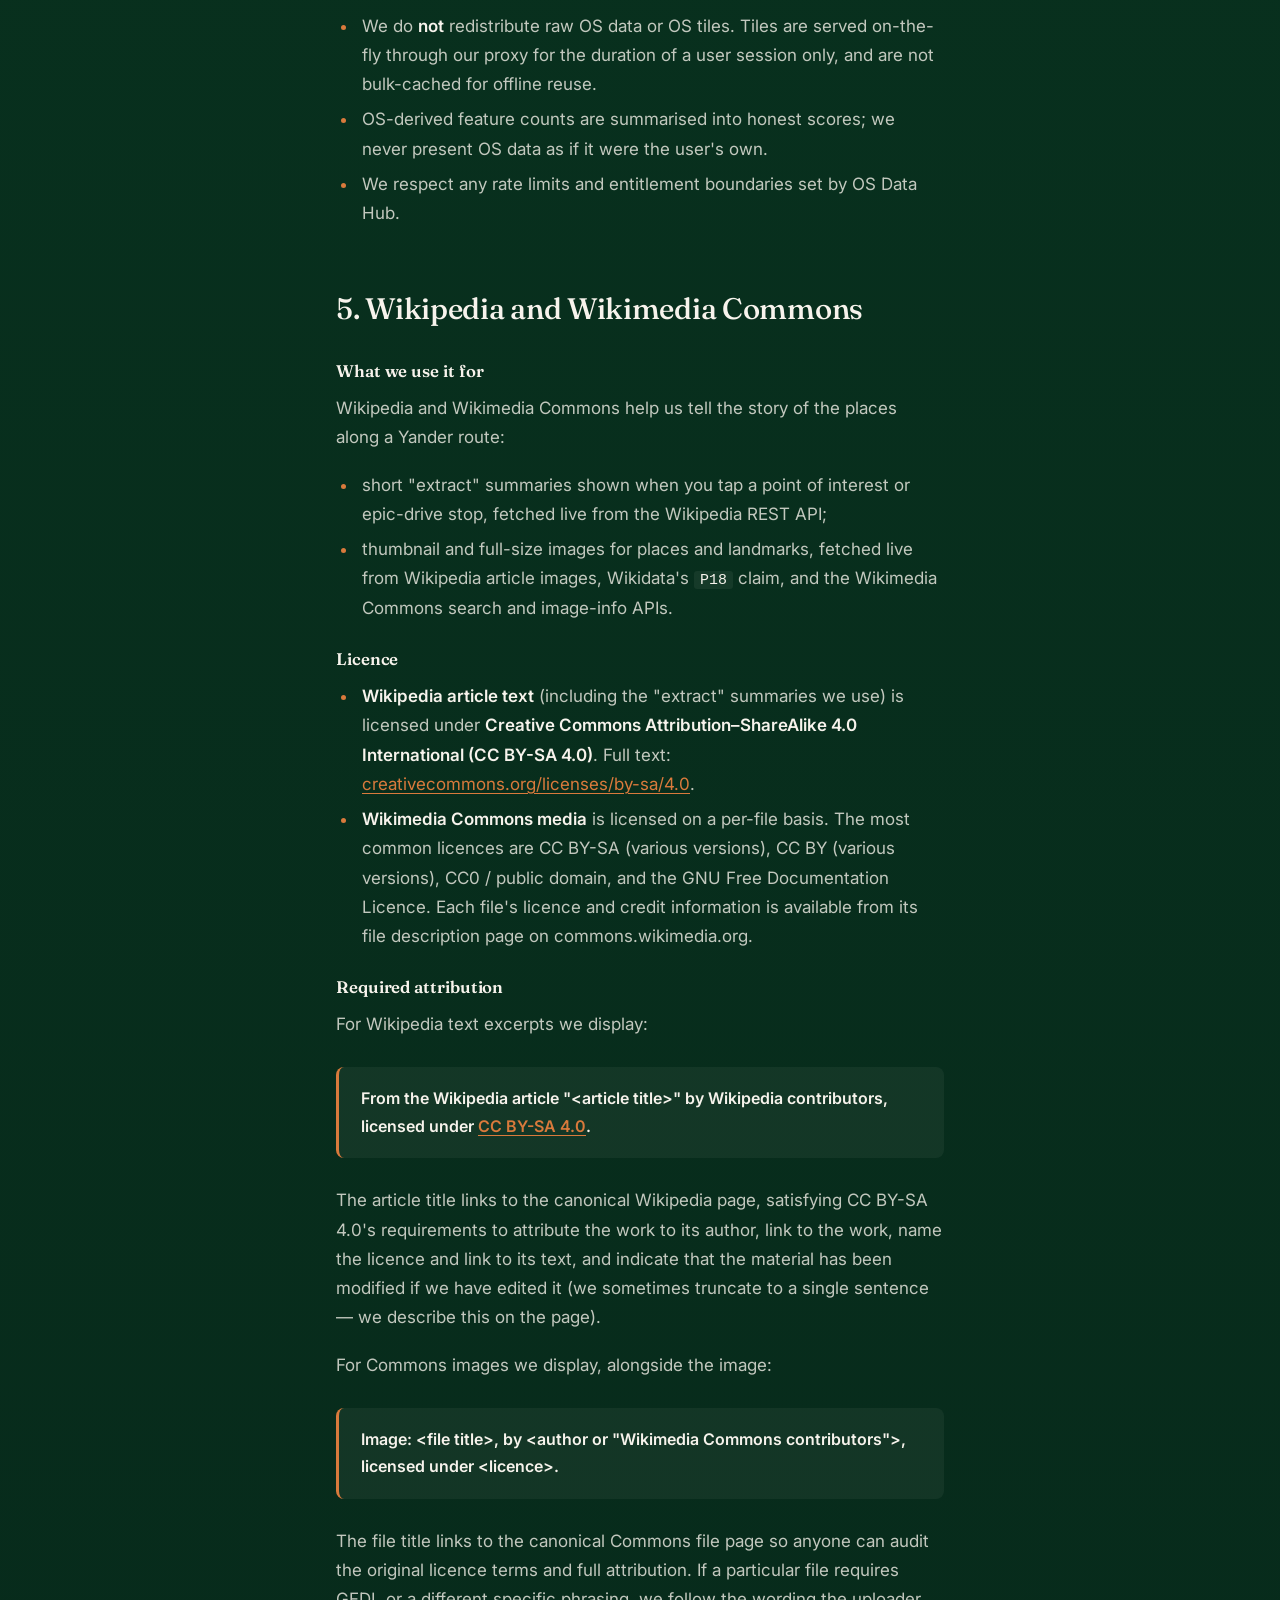
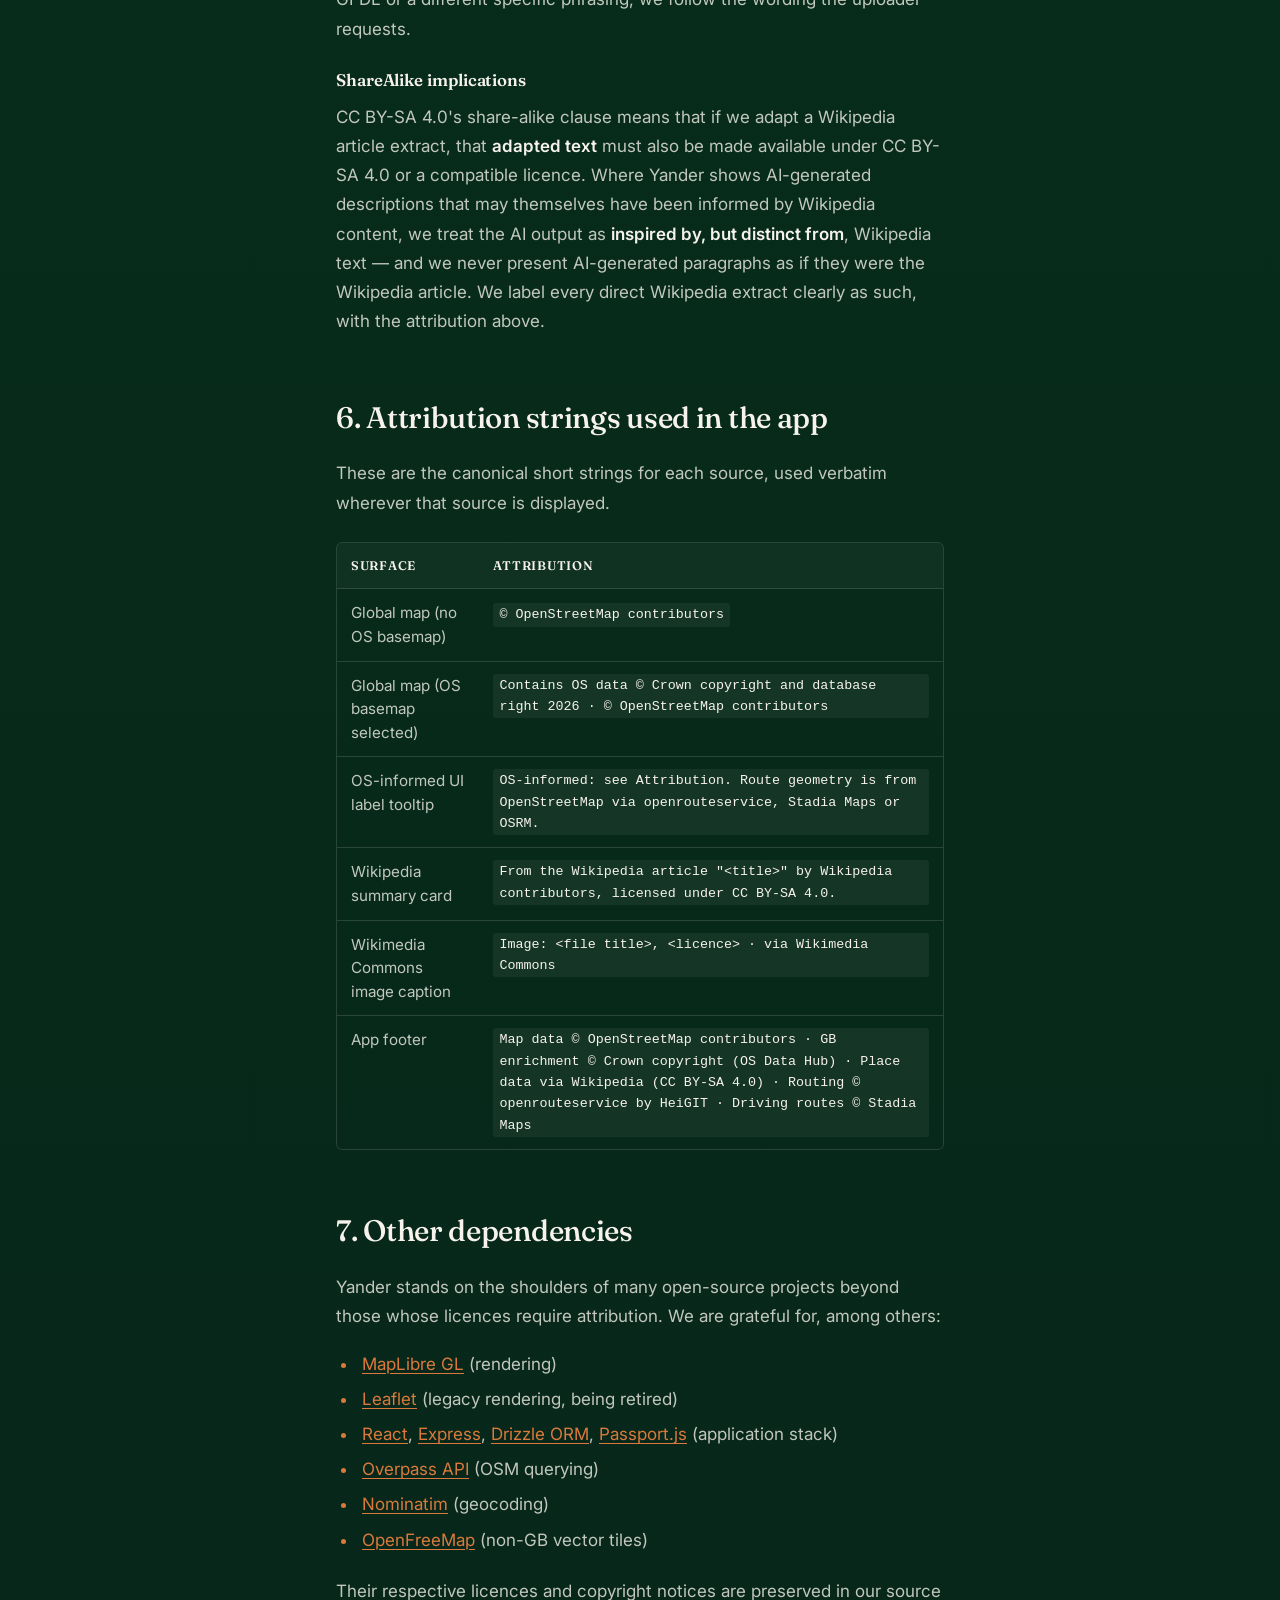
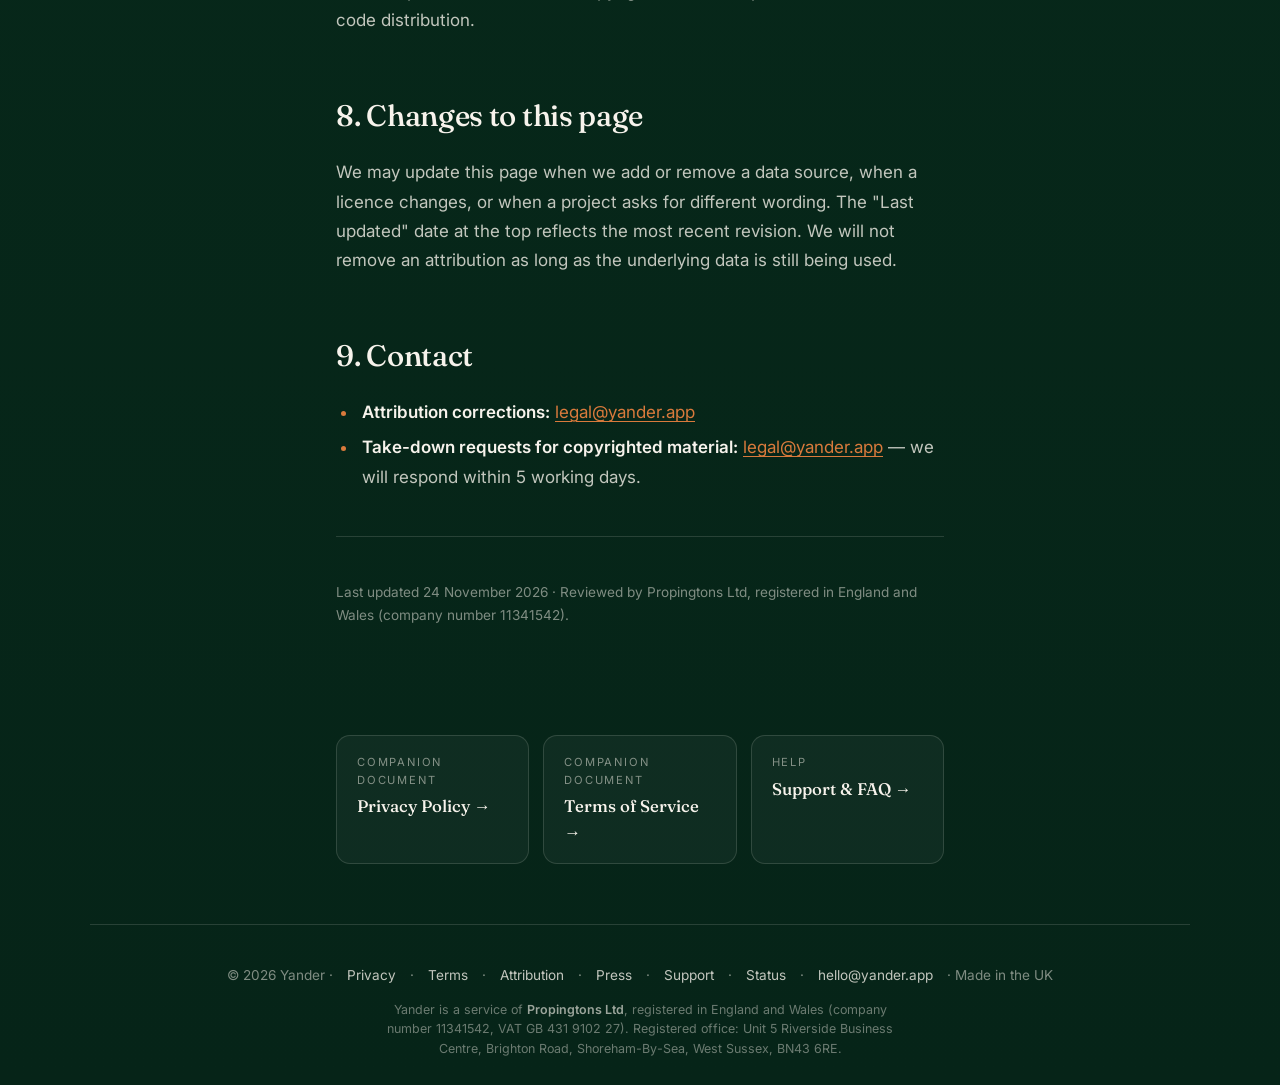
<file: attribution.html>
<!doctype html>
<html lang="en-GB">
<head>
<meta charset="utf-8" />
<meta name="viewport" content="width=device-width, initial-scale=1, viewport-fit=cover" />
<title>Attribution — Yander</title>
<meta name="description" content="The open data and open source that Yander is built on, the licences they use, and the credits we display." />
<link rel="canonical" href="https://yander.app/attribution" />
<meta property="og:title" content="Attribution — Yander" />
<meta property="og:description" content="The shoulders we stand on." />
<meta property="og:type" content="website" />
<meta property="og:url" content="https://yander.app/attribution" />
<meta property="og:image" content="https://yander.app/assets/og.png" />
<meta property="og:locale" content="en_GB" />
<meta name="twitter:card" content="summary_large_image" />
<meta name="theme-color" content="#0a3d24" />
<link rel="icon" href="/assets/favicon.ico" sizes="any" />
<link rel="icon" type="image/png" sizes="32x32" href="/assets/favicon-32.png" />
<link rel="icon" type="image/png" sizes="16x16" href="/assets/favicon-16.png" />
<link rel="apple-touch-icon" sizes="180x180" href="/assets/apple-touch-icon.png" />
<link rel="preconnect" href="https://fonts.googleapis.com" />
<link rel="preconnect" href="https://fonts.gstatic.com" crossorigin />
<link href="https://fonts.googleapis.com/css2?family=Fraunces:ital,opsz,wght@0,9..144,400;0,9..144,500;0,9..144,600;1,9..144,500;1,9..144,600&family=Inter:wght@400;500;600&display=swap" rel="stylesheet" />
<link rel="stylesheet" href="/styles.css" />
<link rel="stylesheet" href="/legal.css" />
</head>
<body>

<svg class="topo" aria-hidden="true" viewBox="0 0 1600 900" preserveAspectRatio="xMidYMid slice">
  <defs>
    <linearGradient id="horizon-fade-a" x1="0" y1="0" x2="0" y2="1">
      <stop offset="0%" stop-color="#f7f3ec" stop-opacity="0" />
      <stop offset="55%" stop-color="#f7f3ec" stop-opacity="0.10" />
      <stop offset="100%" stop-color="#f7f3ec" stop-opacity="0" />
    </linearGradient>
    <mask id="horizon-mask-a"><rect x="0" y="0" width="1600" height="900" fill="url(#horizon-fade-a)" /></mask>
  </defs>
  <g stroke="#f7f3ec" stroke-opacity="0.18" stroke-width="0.6" fill="none" mask="url(#horizon-mask-a)">
    <line x1="-400" y1="900" x2="760" y2="540" />
    <line x1="-100" y1="900" x2="780" y2="540" />
    <line x1="200" y1="900" x2="795" y2="540" />
    <line x1="500" y1="900" x2="805" y2="540" />
    <line x1="800" y1="900" x2="815" y2="540" />
    <line x1="1100" y1="900" x2="825" y2="540" />
    <line x1="1400" y1="900" x2="835" y2="540" />
    <line x1="1700" y1="900" x2="845" y2="540" />
    <line x1="2000" y1="900" x2="855" y2="540" />
  </g>
  <g fill="none" stroke="#f7f3ec" stroke-opacity="0.10" stroke-width="1">
    <path d="M0,560 C300,540 520,548 760,540 C1020,530 1280,545 1600,540" />
    <path d="M0,610 C260,592 480,600 760,592 C1040,584 1280,594 1600,588" />
    <path d="M0,660 C240,640 460,648 740,640 C1040,632 1280,642 1600,636" />
  </g>
</svg>

<div class="legal-page">

  <header class="legal-nav">
    <a href="/" class="brand" aria-label="Yander home">
      <img class="emblem" src="/assets/yander-y.png" alt="" width="60" height="72" />
      <div class="brand__text">
        <div class="wordmark">yander</div>
      </div>
    </a>
    <nav class="legal-nav-links" aria-label="Legal pages">
      <a href="/privacy">Privacy</a>
      <a href="/terms">Terms</a>
      <a href="/attribution" aria-current="page">Attribution</a>
      <a href="/support">Support</a>
      <a href="/">Home</a>
    </nav>
  </header>

  <main>

    <section class="legal-hero">
      <span class="eyebrow">Attribution</span>
      <h1>The shoulders <em>we stand on.</em></h1>
      <p class="lede">Yander is built on the work of many open communities. This page lists every external data source, the licence under which we use it, and the credits we display.</p>
      <div class="legal-meta">
        <span>Last updated 24 November 2026</span>
        <span>Open data &amp; open source</span>
      </div>
    </section>

    <article class="legal-prose">

      <p class="lede-intro">We aim to go beyond the strict legal minimum where the spirit of a licence asks us to. For a quick reference, the <strong>short attribution strings</strong> required on the map and on relevant UI surfaces are reproduced verbatim in <a href="#strings">Section 6</a>. Where a project requests a specific wording, we use it exactly.</p>
      <p>If you spot an attribution we are missing or have got wrong, please email <a href="mailto:legal@yander.app">legal@yander.app</a> — we will fix it as quickly as we can.</p>

      <nav class="legal-toc" aria-label="Contents">
        <h2>On this page</h2>
        <ol>
          <li><a href="#osm">OpenStreetMap</a></li>
          <li><a href="#ors">openrouteservice</a></li>
          <li><a href="#osrm">Stadia Maps and OSRM</a></li>
          <li><a href="#os">Ordnance Survey (OS Data Hub)</a></li>
          <li><a href="#wiki">Wikipedia &amp; Wikimedia Commons</a></li>
          <li><a href="#strings">Attribution strings used in the app</a></li>
          <li><a href="#deps">Other dependencies</a></li>
          <li><a href="#changes">Changes to this page</a></li>
          <li><a href="#contact">Contact</a></li>
        </ol>
      </nav>

      <h2 id="osm">1. OpenStreetMap</h2>
      <h3>What we use it for</h3>
      <p>OpenStreetMap is the primary source of the road, path, water and place data behind every Yander route. We use OpenStreetMap data for:</p>
      <ul>
        <li>the underlying road and footpath graph that our routing services (openrouteservice, Stadia Maps and OSRM) operate on;</li>
        <li>searching, displaying and describing places (points of interest, parks, rivers, lakes, towns);</li>
        <li>map tiles outside of Great Britain, served by community and commercial OSM tile providers;</li>
        <li>enriching saved routes with names, surface, tracktype and other tags.</li>
      </ul>
      <h3>Licence</h3>
      <ul>
        <li><strong>Data:</strong> Open Database Licence 1.0 (ODbL). Full text: <a href="https://opendatacommons.org/licenses/odbl/1-0/" rel="noopener">opendatacommons.org/licenses/odbl/1-0/</a></li>
        <li><strong>Cartography:</strong> generally Creative Commons BY-SA 2.0, per the OpenStreetMap Foundation's <a href="https://www.openstreetmap.org/copyright" rel="noopener">cartography licence note</a>.</li>
      </ul>
      <h3>Required attribution</h3>
      <div class="callout"><p><strong>© OpenStreetMap contributors</strong></p></div>
      <p>We show this credit on every map surface where OSM data is visible (bottom-right of the map), in this Attribution page, and in our Terms of Service. The phrase links to <a href="https://www.openstreetmap.org/copyright" rel="noopener">openstreetmap.org/copyright</a> in the live app, as recommended by the OSM Foundation.</p>
      <h3>Compliance commitments</h3>
      <ul>
        <li>We do <strong>not</strong> redistribute raw OSM data. Yander queries the road graph at runtime; users cannot bulk-export OSM tiles or geometries from the app.</li>
        <li>Any derivative database we publish in future (for example, a curated public dataset of scenic routes) will itself be published under ODbL, in line with the share-alike requirement.</li>
        <li>Where we display OSM data alongside non-OSM data (for example, OS feature density), we make clear which source each element comes from.</li>
      </ul>

      <h2 id="ors">2. openrouteservice (HeiGIT)</h2>
      <h3>What we use it for</h3>
      <p>openrouteservice, run by <a href="https://heigit.org/" rel="noopener">HeiGIT</a> at Heidelberg University, calculates Yander's walking and cycling routes on real footpath and cycle networks from OpenStreetMap. Our server sends it the start, end and any stops of the route you asked for. It does not receive your name, account or IP address.</p>
      <h3>Licence</h3>
      <p>openrouteservice results are licensed under Creative Commons BY-SA 4.0, under the <a href="https://openrouteservice.org/terms-of-service/" rel="noopener">openrouteservice Terms of Service</a>. The underlying data is OpenStreetMap (ODbL).</p>
      <h3>Required attribution</h3>
      <div class="callout"><p><strong>© openrouteservice by HeiGIT | Data from OpenStreetMap</strong></p></div>

      <h2 id="osrm">3. Stadia Maps (driving) and OSRM (backup)</h2>
      <h3>What we use them for</h3>
      <p><a href="https://stadiamaps.com/" rel="noopener">Stadia Maps</a>, based in the United States, calculates Yander's driving routes using Valhalla, an open-source routing engine, on OpenStreetMap data. Our server sends it the start, end and any stops for the route. It never receives your name, account or IP address. If Stadia Maps is unavailable, driving routes come from openrouteservice (Section 2) instead.</p>
      <p>When openrouteservice is unavailable, walking and cycling routes fall back to the public OSRM (Open Source Routing Machine) servers at <a href="https://routing.openstreetmap.de/about.html" rel="noopener">routing.openstreetmap.de</a>, run by <a href="https://www.fossgis.de/" rel="noopener">FOSSGIS e.V.</a>. As with the other routing services, our server sends only the route points, not your identity or IP address.</p>
      <h3>Licence</h3>
      <p><strong>Stadia Maps:</strong> used under the <a href="https://stadiamaps.com/terms-of-service/" rel="noopener">Stadia Maps Terms of Service</a>. <strong>Valhalla:</strong> MIT Licence (<a href="https://github.com/valhalla/valhalla" rel="noopener">github.com/valhalla/valhalla</a>). <strong>OSRM:</strong> BSD 2-Clause Licence (<a href="https://github.com/Project-OSRM/osrm-backend/blob/master/LICENSE.TXT" rel="noopener">github.com/Project-OSRM/osrm-backend</a>). All routes are calculated on OpenStreetMap data (ODbL).</p>
      <h3>Attribution</h3>
      <p>We credit Stadia Maps on the map whenever a driving route is shown, link to <a href="https://stadiamaps.com/attribution/" rel="noopener">Stadia Maps' attribution page</a>, and credit OpenStreetMap so anyone can fix the map.</p>
      <div class="callout"><p><strong>Driving routes © <a href="https://stadiamaps.com/" rel="noopener">Stadia Maps</a></strong> · <strong>© OpenStreetMap contributors</strong></p></div>

      <h2 id="os">4. Ordnance Survey (OS Data Hub)</h2>
      <h3>What we use it for</h3>
      <p>Within Great Britain, we use the OS Data Hub for two purposes:</p>
      <ul>
        <li><strong>OS Maps API</strong> — raster map tiles in OS Outdoor, Light and Road styles, served via our server-side proxy so that the OS Data Hub key is never exposed to the browser;</li>
        <li><strong>OS Features API and OS NGD API – Features</strong> — feature data (greenspace, national parks, paths and roads) used to score the walk-friendliness of a route ("OS-informed" suitability labels such as "Path-friendly" or "Mostly streets").</li>
      </ul>
      <p>We do <strong>not</strong> use OS data outside Great Britain.</p>
      <h3>Licence</h3>
      <p>Use is governed by our OS Data Hub subscription and the OS Open Data Licence / OS Data Hub Terms and Conditions. See <a href="https://osdatahub.os.uk/legal" rel="noopener">osdatahub.os.uk/legal</a>.</p>
      <h3>Required attribution</h3>
      <div class="callout"><p><strong>Contains OS data © Crown copyright and database right 2026</strong></p></div>
      <p>We show this credit on every map view where OS tiles are visible, alongside any OS-derived UI label, in this Attribution page, and in our Terms of Service. The string is generated server-side by <code>/api/os/config</code> so it stays in lockstep with the year and any future wording changes required by OS.</p>
      <h3>Compliance commitments</h3>
      <ul>
        <li>We do <strong>not</strong> redistribute raw OS data or OS tiles. Tiles are served on-the-fly through our proxy for the duration of a user session only, and are not bulk-cached for offline reuse.</li>
        <li>OS-derived feature counts are summarised into honest scores; we never present OS data as if it were the user's own.</li>
        <li>We respect any rate limits and entitlement boundaries set by OS Data Hub.</li>
      </ul>

      <h2 id="wiki">5. Wikipedia and Wikimedia Commons</h2>
      <h3>What we use it for</h3>
      <p>Wikipedia and Wikimedia Commons help us tell the story of the places along a Yander route:</p>
      <ul>
        <li>short "extract" summaries shown when you tap a point of interest or epic-drive stop, fetched live from the Wikipedia REST API;</li>
        <li>thumbnail and full-size images for places and landmarks, fetched live from Wikipedia article images, Wikidata's <code>P18</code> claim, and the Wikimedia Commons search and image-info APIs.</li>
      </ul>
      <h3>Licence</h3>
      <ul>
        <li><strong>Wikipedia article text</strong> (including the "extract" summaries we use) is licensed under <strong>Creative Commons Attribution–ShareAlike 4.0 International (CC BY-SA 4.0)</strong>. Full text: <a href="https://creativecommons.org/licenses/by-sa/4.0/legalcode" rel="noopener">creativecommons.org/licenses/by-sa/4.0</a>.</li>
        <li><strong>Wikimedia Commons media</strong> is licensed on a per-file basis. The most common licences are CC BY-SA (various versions), CC BY (various versions), CC0 / public domain, and the GNU Free Documentation Licence. Each file's licence and credit information is available from its file description page on commons.wikimedia.org.</li>
      </ul>
      <h3>Required attribution</h3>
      <p>For Wikipedia text excerpts we display:</p>
      <div class="callout"><p><strong>From the Wikipedia article "&lt;article title&gt;" by Wikipedia contributors, licensed under <a href="https://creativecommons.org/licenses/by-sa/4.0/" rel="noopener">CC BY-SA 4.0</a>.</strong></p></div>
      <p>The article title links to the canonical Wikipedia page, satisfying CC BY-SA 4.0's requirements to attribute the work to its author, link to the work, name the licence and link to its text, and indicate that the material has been modified if we have edited it (we sometimes truncate to a single sentence — we describe this on the page).</p>
      <p>For Commons images we display, alongside the image:</p>
      <div class="callout"><p><strong>Image: &lt;file title&gt;, by &lt;author or "Wikimedia Commons contributors"&gt;, licensed under &lt;licence&gt;.</strong></p></div>
      <p>The file title links to the canonical Commons file page so anyone can audit the original licence terms and full attribution. If a particular file requires GFDL or a different specific phrasing, we follow the wording the uploader requests.</p>
      <h3>ShareAlike implications</h3>
      <p>CC BY-SA 4.0's share-alike clause means that if we adapt a Wikipedia article extract, that <strong>adapted text</strong> must also be made available under CC BY-SA 4.0 or a compatible licence. Where Yander shows AI-generated descriptions that may themselves have been informed by Wikipedia content, we treat the AI output as <strong>inspired by, but distinct from</strong>, Wikipedia text — and we never present AI-generated paragraphs as if they were the Wikipedia article. We label every direct Wikipedia extract clearly as such, with the attribution above.</p>

      <h2 id="strings">6. Attribution strings used in the app</h2>
      <p>These are the canonical short strings for each source, used verbatim wherever that source is displayed.</p>
      <div class="legal-table-wrap">
        <table class="legal-table">
          <thead><tr><th>Surface</th><th>Attribution</th></tr></thead>
          <tbody>
            <tr><td>Global map (no OS basemap)</td><td><code>© OpenStreetMap contributors</code></td></tr>
            <tr><td>Global map (OS basemap selected)</td><td><code>Contains OS data © Crown copyright and database right 2026 · © OpenStreetMap contributors</code></td></tr>
            <tr><td>OS-informed UI label tooltip</td><td><code>OS-informed: see Attribution. Route geometry is from OpenStreetMap via openrouteservice, Stadia Maps or OSRM.</code></td></tr>
            <tr><td>Wikipedia summary card</td><td><code>From the Wikipedia article "&lt;title&gt;" by Wikipedia contributors, licensed under CC BY-SA 4.0.</code></td></tr>
            <tr><td>Wikimedia Commons image caption</td><td><code>Image: &lt;file title&gt;, &lt;licence&gt; · via Wikimedia Commons</code></td></tr>
            <tr><td>App footer</td><td><code>Map data © OpenStreetMap contributors · GB enrichment © Crown copyright (OS Data Hub) · Place data via Wikipedia (CC BY-SA 4.0) · Routing © openrouteservice by HeiGIT · Driving routes © Stadia Maps</code></td></tr>
          </tbody>
        </table>
      </div>

      <h2 id="deps">7. Other dependencies</h2>
      <p>Yander stands on the shoulders of many open-source projects beyond those whose licences require attribution. We are grateful for, among others:</p>
      <ul>
        <li><a href="https://maplibre.org/" rel="noopener">MapLibre GL</a> (rendering)</li>
        <li><a href="https://leafletjs.com/" rel="noopener">Leaflet</a> (legacy rendering, being retired)</li>
        <li><a href="https://react.dev/" rel="noopener">React</a>, <a href="https://expressjs.com/" rel="noopener">Express</a>, <a href="https://orm.drizzle.team/" rel="noopener">Drizzle ORM</a>, <a href="https://www.passportjs.org/" rel="noopener">Passport.js</a> (application stack)</li>
        <li><a href="https://overpass-api.de/" rel="noopener">Overpass API</a> (OSM querying)</li>
        <li><a href="https://nominatim.openstreetmap.org/" rel="noopener">Nominatim</a> (geocoding)</li>
        <li><a href="https://openfreemap.org/" rel="noopener">OpenFreeMap</a> (non-GB vector tiles)</li>
      </ul>
      <p>Their respective licences and copyright notices are preserved in our source code distribution.</p>

      <h2 id="changes">8. Changes to this page</h2>
      <p>We may update this page when we add or remove a data source, when a licence changes, or when a project asks for different wording. The "Last updated" date at the top reflects the most recent revision. We will not remove an attribution as long as the underlying data is still being used.</p>

      <h2 id="contact">9. Contact</h2>
      <ul>
        <li><strong>Attribution corrections:</strong> <a href="mailto:legal@yander.app">legal@yander.app</a></li>
        <li><strong>Take-down requests for copyrighted material:</strong> <a href="mailto:legal@yander.app">legal@yander.app</a> — we will respond within 5 working days.</li>
      </ul>

      <hr/>
      <p style="color: rgba(247,243,236,0.5); font-size: 0.85rem;">
        Last updated 24 November 2026 · Reviewed by Propingtons Ltd, registered in England and Wales (company number 11341542).
      </p>

    </article>

    <section class="legal-crosslinks">
      <a href="/privacy"><span class="label">Companion document</span><span class="target">Privacy Policy →</span></a>
      <a href="/terms"><span class="label">Companion document</span><span class="target">Terms of Service →</span></a>
      <a href="/support"><span class="label">Help</span><span class="target">Support &amp; FAQ →</span></a>
    </section>

  </main>

  <footer class="legal-foot">
    <p>© 2026 Yander · <a href="/privacy">Privacy</a> · <a href="/terms">Terms</a> · <a href="/attribution">Attribution</a> · <a href="/press">Press</a> · <a href="/support">Support</a> · <a href="https://stats.uptimerobot.com/J82cduOtnJ" target="_blank" rel="noopener">Status</a> · <a href="mailto:hello@yander.app">hello@yander.app</a> · Made in the UK</p>
    <p class="legal-foot__company">Yander is a service of <strong>Propingtons Ltd</strong>, registered in England and Wales (company number 11341542, VAT GB 431 9102 27). Registered office: Unit 5 Riverside Business Centre, Brighton Road, Shoreham-By-Sea, West Sussex, BN43 6RE.</p>
  </footer>

</div>

  <!-- Sentry error monitoring -->
  <script src="https://js.sentry-cdn.com/188f1d1484dcd461d19dea6576488ead.min.js" crossorigin="anonymous"></script>
  <script>
    Sentry.onLoad(function() {
      Sentry.init({
        dsn: "https://188f1d1484dcd461d19dea6576488ead@o4511588979310592.ingest.de.sentry.io/4511589018566736",
        environment: "production",
        release: "yander-holding",
        sendDefaultPii: false,
        tracesSampleRate: 0.1,
        replaysSessionSampleRate: 0,
        replaysOnErrorSampleRate: 0
      });
    });
  </script>
  <!-- End Sentry -->
  <!-- Cloudflare Web Analytics -->
  <script defer src="https://static.cloudflareinsights.com/beacon.min.js" data-cf-beacon='{"token": "6b4f532af244424e842f4cba1ee173ea"}'></script>
  <!-- End Cloudflare Web Analytics -->
</body>
</html>
</file>
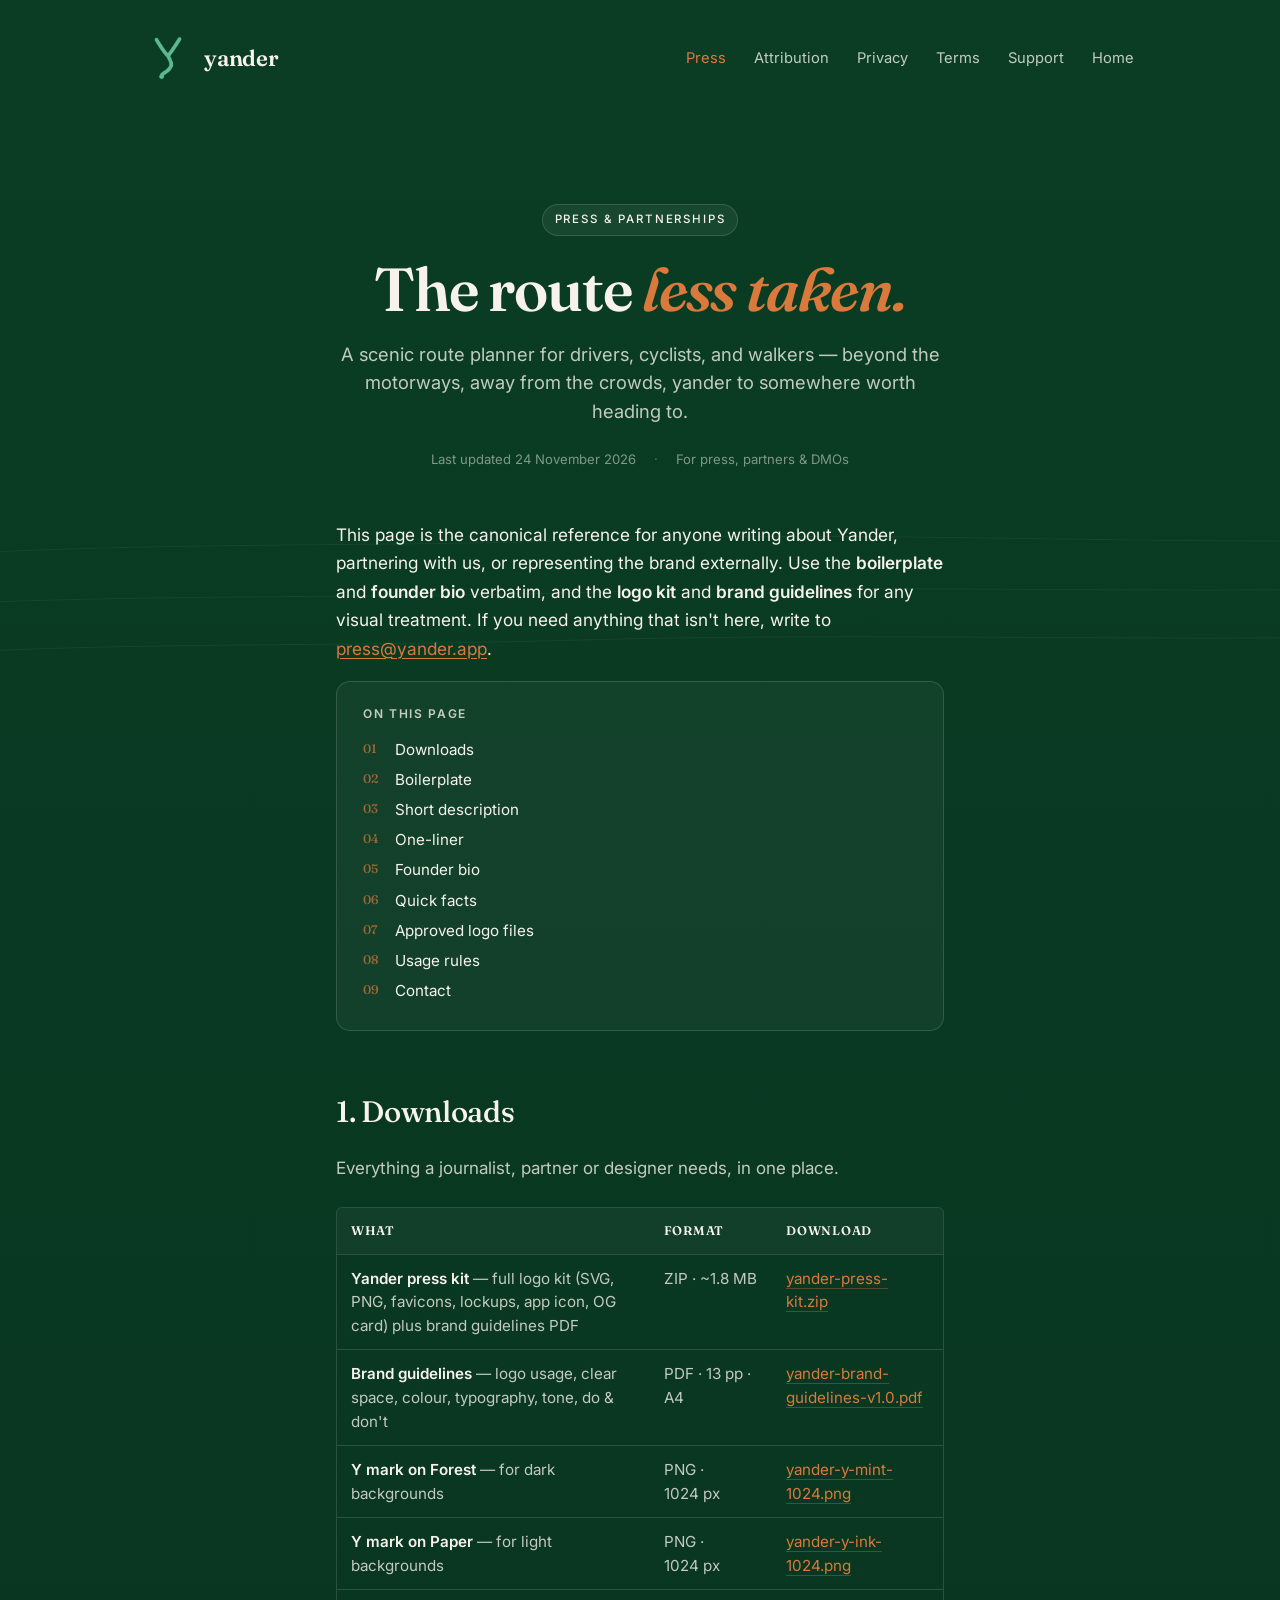
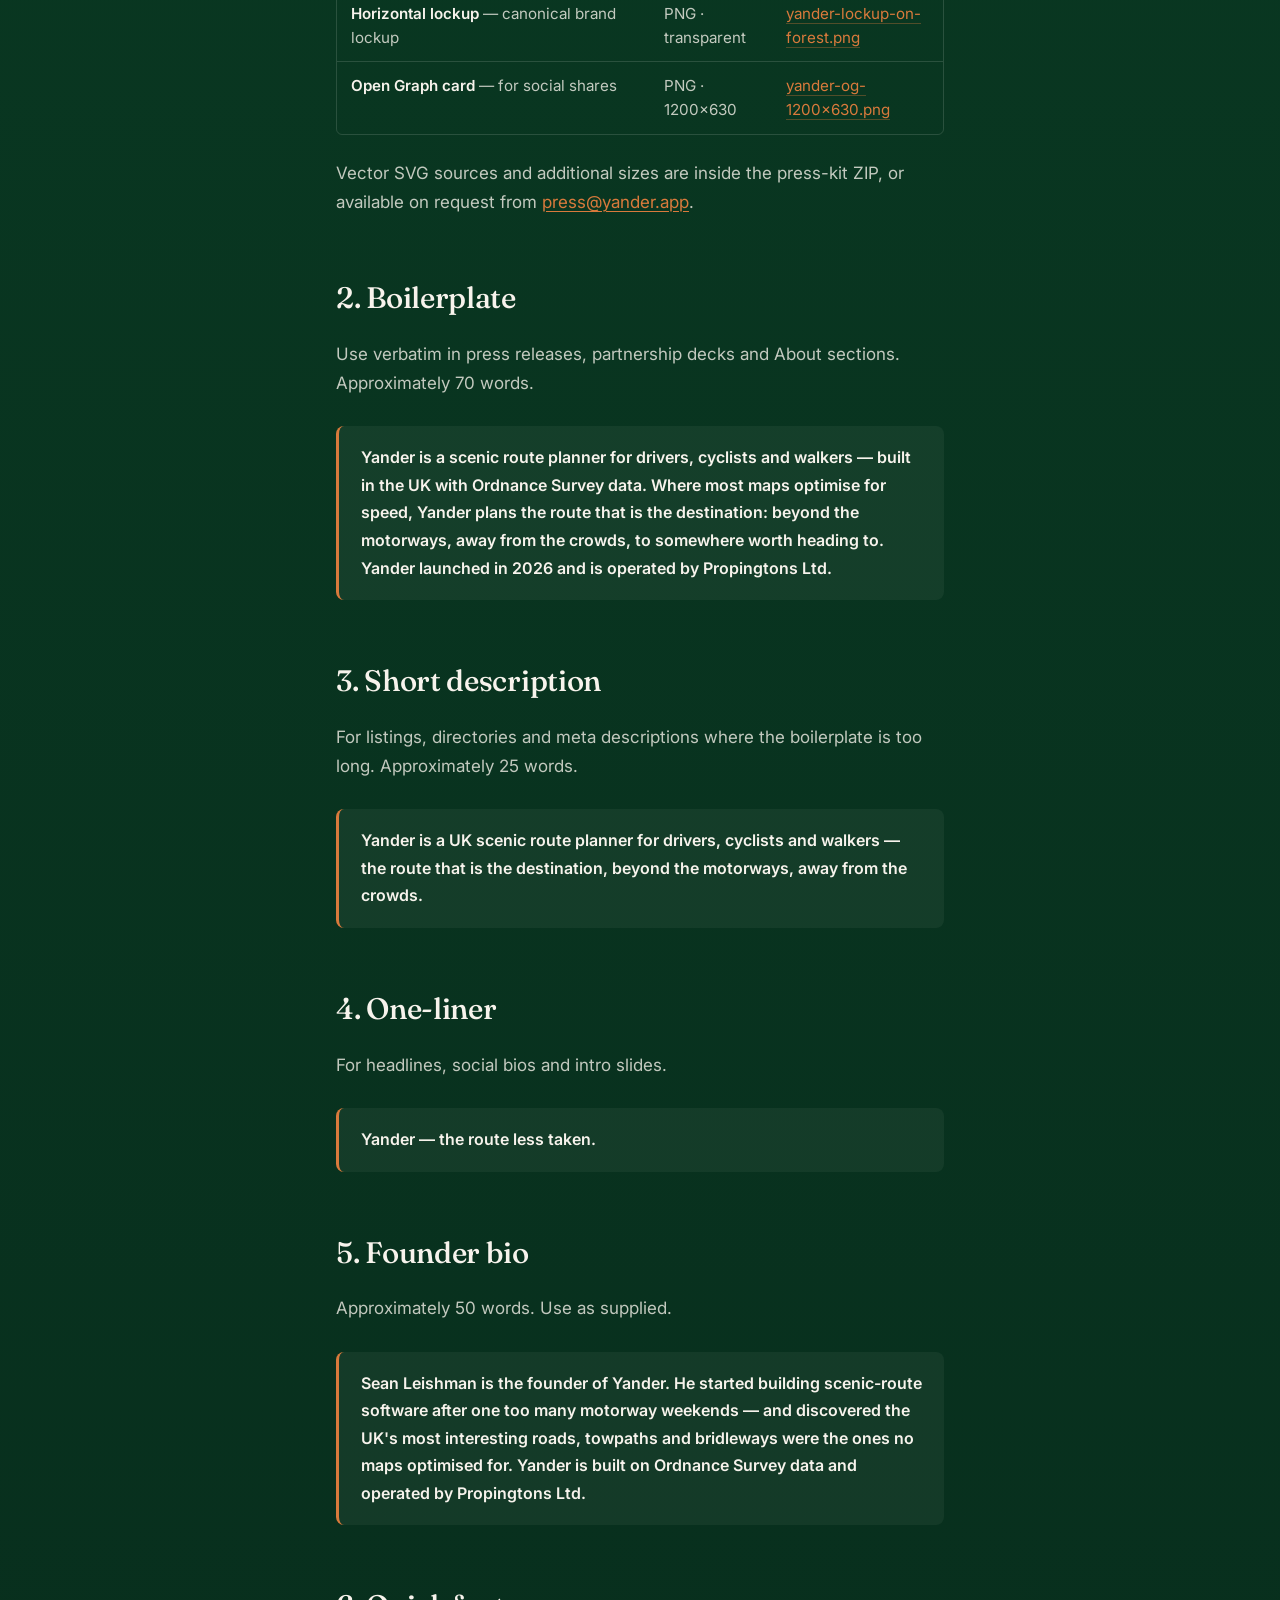
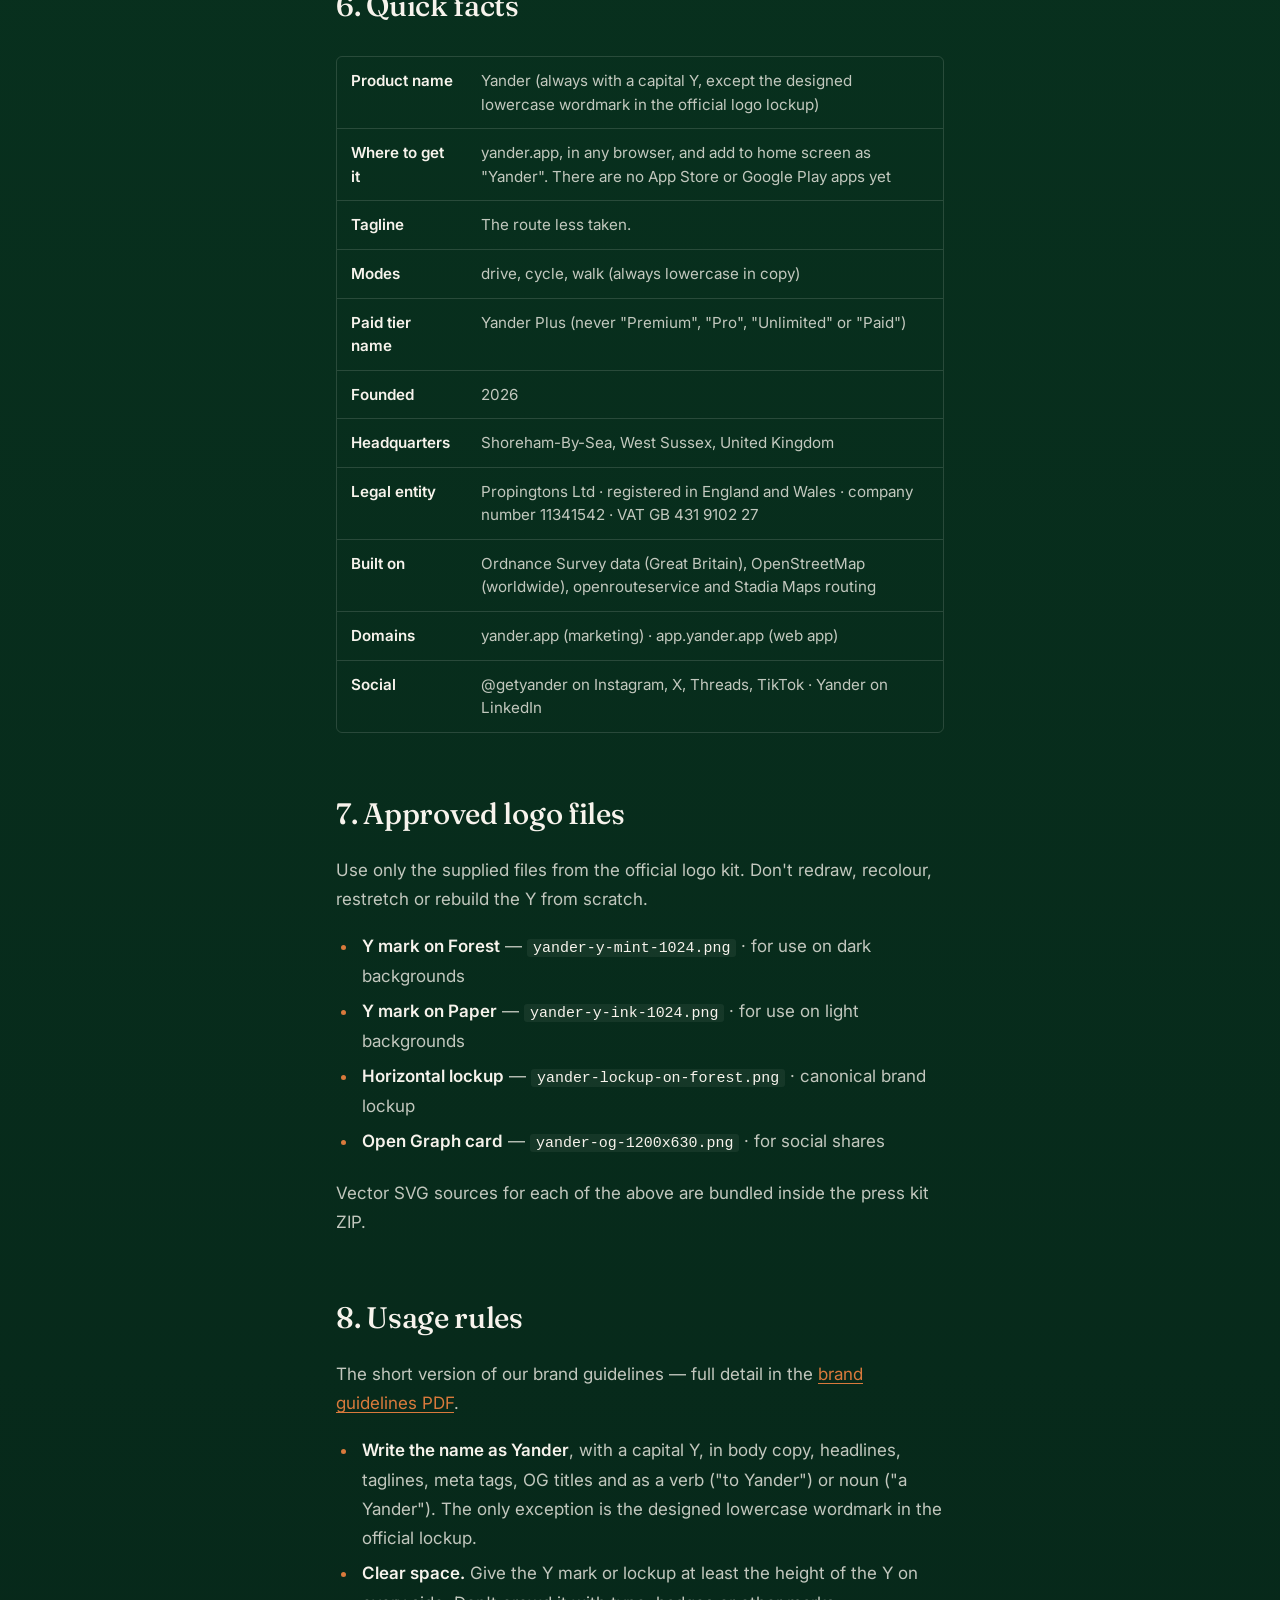
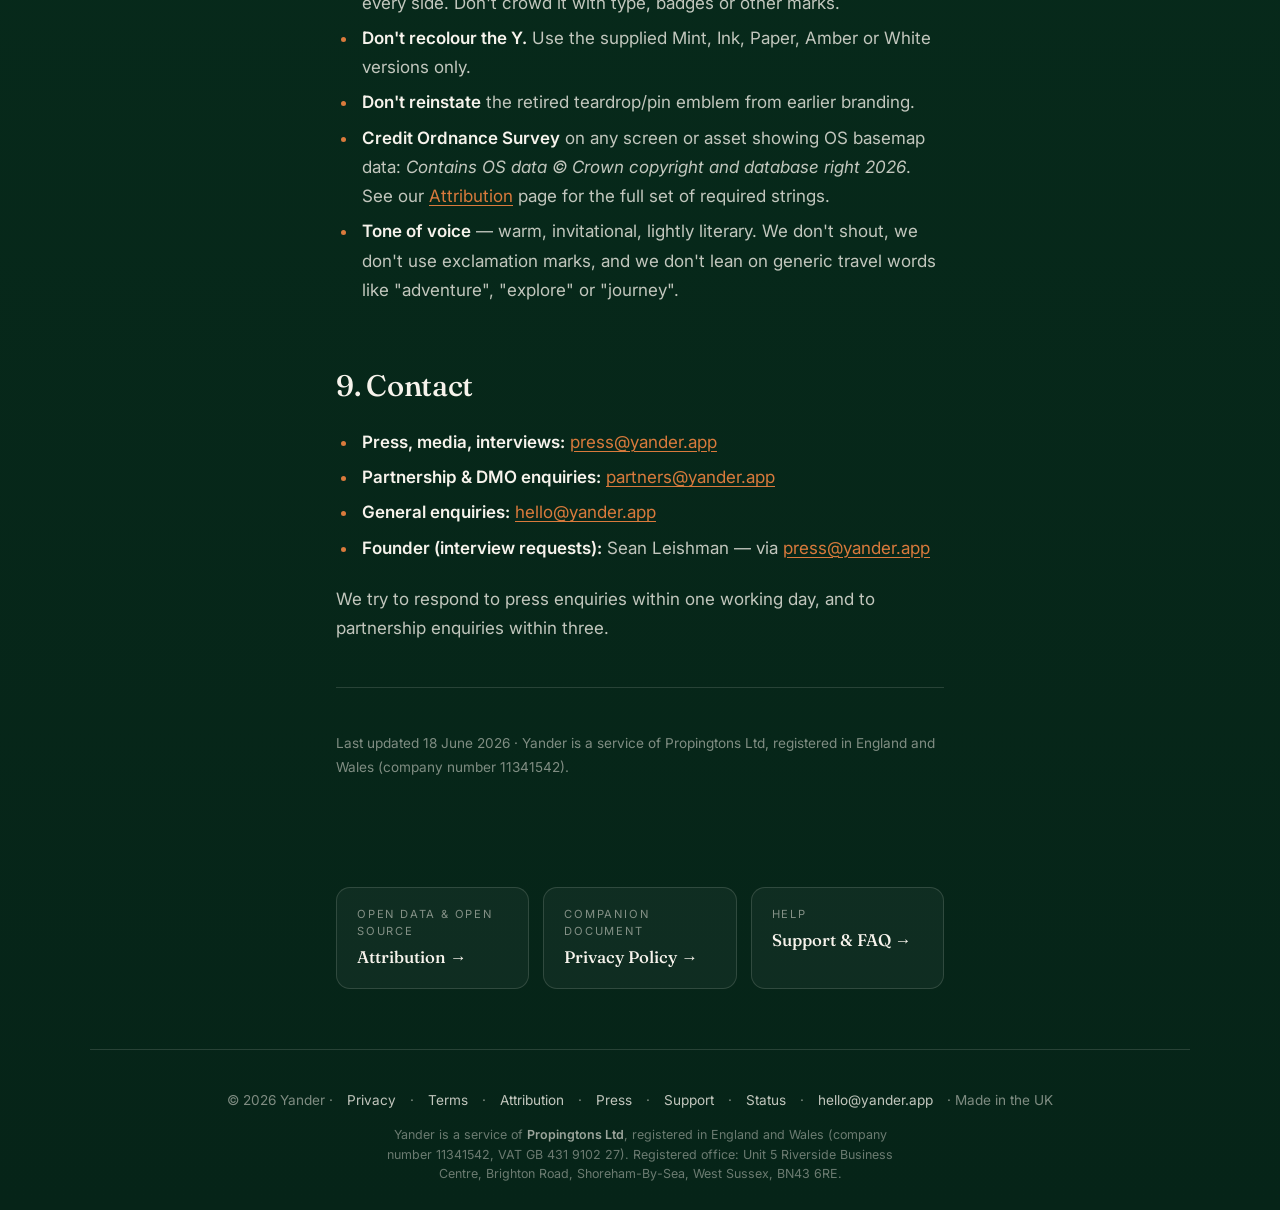
<file: press.html>
<!doctype html>
<html lang="en-GB">
<head>
<meta charset="utf-8" />
<meta name="viewport" content="width=device-width, initial-scale=1, viewport-fit=cover" />
<title>Press &amp; partnerships — Yander</title>
<meta name="description" content="Press kit, boilerplate, founder bio and downloadable brand assets for Yander — a scenic route planner for drivers, cyclists and walkers, built in Britain." />
<link rel="canonical" href="https://yander.app/press" />
<meta property="og:title" content="Press &amp; partnerships — Yander" />
<meta property="og:description" content="Boilerplate, founder bio, logo kit and brand guidelines for press and partners." />
<meta property="og:type" content="website" />
<meta property="og:url" content="https://yander.app/press" />
<meta property="og:image" content="https://yander.app/assets/og.png" />
<meta property="og:locale" content="en_GB" />
<meta name="twitter:card" content="summary_large_image" />
<meta name="theme-color" content="#0a3d24" />
<link rel="icon" href="/assets/favicon.ico" sizes="any" />
<link rel="icon" type="image/png" sizes="32x32" href="/assets/favicon-32.png" />
<link rel="icon" type="image/png" sizes="16x16" href="/assets/favicon-16.png" />
<link rel="apple-touch-icon" sizes="180x180" href="/assets/apple-touch-icon.png" />
<link rel="preconnect" href="https://fonts.googleapis.com" />
<link rel="preconnect" href="https://fonts.gstatic.com" crossorigin />
<link href="https://fonts.googleapis.com/css2?family=Fraunces:ital,opsz,wght@0,9..144,400;0,9..144,500;0,9..144,600;1,9..144,500;1,9..144,600&family=Inter:wght@400;500;600&display=swap" rel="stylesheet" />
<link rel="stylesheet" href="/styles.css" />
<link rel="stylesheet" href="/legal.css" />
</head>
<body>

<svg class="topo" aria-hidden="true" viewBox="0 0 1600 900" preserveAspectRatio="xMidYMid slice">
  <defs>
    <linearGradient id="horizon-fade-p" x1="0" y1="0" x2="0" y2="1">
      <stop offset="0%" stop-color="#f7f3ec" stop-opacity="0" />
      <stop offset="55%" stop-color="#f7f3ec" stop-opacity="0.10" />
      <stop offset="100%" stop-color="#f7f3ec" stop-opacity="0" />
    </linearGradient>
    <mask id="horizon-mask-p"><rect x="0" y="0" width="1600" height="900" fill="url(#horizon-fade-p)" /></mask>
  </defs>
  <g stroke="#f7f3ec" stroke-opacity="0.18" stroke-width="0.6" fill="none" mask="url(#horizon-mask-p)">
    <line x1="-400" y1="900" x2="760" y2="540" />
    <line x1="-100" y1="900" x2="780" y2="540" />
    <line x1="200" y1="900" x2="795" y2="540" />
    <line x1="500" y1="900" x2="805" y2="540" />
    <line x1="800" y1="900" x2="815" y2="540" />
    <line x1="1100" y1="900" x2="825" y2="540" />
    <line x1="1400" y1="900" x2="835" y2="540" />
    <line x1="1700" y1="900" x2="845" y2="540" />
    <line x1="2000" y1="900" x2="855" y2="540" />
  </g>
  <g fill="none" stroke="#f7f3ec" stroke-opacity="0.10" stroke-width="1">
    <path d="M0,560 C300,540 520,548 760,540 C1020,530 1280,545 1600,540" />
    <path d="M0,610 C260,592 480,600 760,592 C1040,584 1280,594 1600,588" />
    <path d="M0,660 C240,640 460,648 740,640 C1040,632 1280,642 1600,636" />
  </g>
</svg>

<div class="legal-page">

  <header class="legal-nav">
    <a href="/" class="brand" aria-label="Yander home">
      <img class="emblem" src="/assets/yander-y.png" alt="" width="60" height="72" />
      <div class="brand__text">
        <div class="wordmark">yander</div>
      </div>
    </a>
    <nav class="legal-nav-links" aria-label="Site pages">
      <a href="/press" aria-current="page">Press</a>
      <a href="/attribution">Attribution</a>
      <a href="/privacy">Privacy</a>
      <a href="/terms">Terms</a>
      <a href="/support">Support</a>
      <a href="/">Home</a>
    </nav>
  </header>

  <main>

    <section class="legal-hero">
      <span class="eyebrow">Press &amp; partnerships</span>
      <h1>The route <em>less taken.</em></h1>
      <p class="lede">A scenic route planner for drivers, cyclists, and walkers — beyond the motorways, away from the crowds, yander to somewhere worth heading to.</p>
      <div class="legal-meta">
        <span>Last updated 24 November 2026</span>
        <span>For press, partners &amp; DMOs</span>
      </div>
    </section>

    <article class="legal-prose">

      <p class="lede-intro">This page is the canonical reference for anyone writing about Yander, partnering with us, or representing the brand externally. Use the <strong>boilerplate</strong> and <strong>founder bio</strong> verbatim, and the <strong>logo kit</strong> and <strong>brand guidelines</strong> for any visual treatment. If you need anything that isn't here, write to <a href="mailto:press@yander.app">press@yander.app</a>.</p>

      <nav class="legal-toc" aria-label="Contents">
        <h2>On this page</h2>
        <ol>
          <li><a href="#downloads">Downloads</a></li>
          <li><a href="#boilerplate">Boilerplate</a></li>
          <li><a href="#short">Short description</a></li>
          <li><a href="#oneliner">One-liner</a></li>
          <li><a href="#founder">Founder bio</a></li>
          <li><a href="#facts">Quick facts</a></li>
          <li><a href="#assets">Approved logo files</a></li>
          <li><a href="#usage">Usage rules</a></li>
          <li><a href="#contact">Contact</a></li>
        </ol>
      </nav>

      <h2 id="downloads">1. Downloads</h2>
      <p>Everything a journalist, partner or designer needs, in one place.</p>
      <div class="legal-table-wrap">
        <table class="legal-table">
          <thead><tr><th>What</th><th>Format</th><th>Download</th></tr></thead>
          <tbody>
            <tr>
              <td><strong>Yander press kit</strong> — full logo kit (SVG, PNG, favicons, lockups, app icon, OG card) plus brand guidelines PDF</td>
              <td>ZIP · ~1.8&nbsp;MB</td>
              <td><a href="/assets/yander-press-kit.zip" download>yander-press-kit.zip</a></td>
            </tr>
            <tr>
              <td><strong>Brand guidelines</strong> — logo usage, clear space, colour, typography, tone, do &amp; don't</td>
              <td>PDF · 13&nbsp;pp · A4</td>
              <td><a href="/assets/yander-brand-guidelines-v1.0.pdf" download>yander-brand-guidelines-v1.0.pdf</a></td>
            </tr>
            <tr>
              <td><strong>Y mark on Forest</strong> — for dark backgrounds</td>
              <td>PNG · 1024&nbsp;px</td>
              <td><a href="/assets/yander-y-mint-1024.png" download>yander-y-mint-1024.png</a></td>
            </tr>
            <tr>
              <td><strong>Y mark on Paper</strong> — for light backgrounds</td>
              <td>PNG · 1024&nbsp;px</td>
              <td><a href="/assets/yander-y-ink-1024.png" download>yander-y-ink-1024.png</a></td>
            </tr>
            <tr>
              <td><strong>Horizontal lockup</strong> — canonical brand lockup</td>
              <td>PNG · transparent</td>
              <td><a href="/assets/yander-lockup-on-forest.png" download>yander-lockup-on-forest.png</a></td>
            </tr>
            <tr>
              <td><strong>Open Graph card</strong> — for social shares</td>
              <td>PNG · 1200×630</td>
              <td><a href="/assets/yander-og-1200x630.png" download>yander-og-1200x630.png</a></td>
            </tr>
          </tbody>
        </table>
      </div>
      <p>Vector SVG sources and additional sizes are inside the press-kit ZIP, or available on request from <a href="mailto:press@yander.app">press@yander.app</a>.</p>

      <h2 id="boilerplate">2. Boilerplate</h2>
      <p>Use verbatim in press releases, partnership decks and About sections. Approximately 70 words.</p>
      <div class="callout"><p><strong>Yander is a scenic route planner for drivers, cyclists and walkers — built in the UK with Ordnance Survey data. Where most maps optimise for speed, Yander plans the route that is the destination: beyond the motorways, away from the crowds, to somewhere worth heading to. Yander launched in 2026 and is operated by Propingtons Ltd.</strong></p></div>

      <h2 id="short">3. Short description</h2>
      <p>For listings, directories and meta descriptions where the boilerplate is too long. Approximately 25 words.</p>
      <div class="callout"><p><strong>Yander is a UK scenic route planner for drivers, cyclists and walkers — the route that is the destination, beyond the motorways, away from the crowds.</strong></p></div>

      <h2 id="oneliner">4. One-liner</h2>
      <p>For headlines, social bios and intro slides.</p>
      <div class="callout"><p><strong>Yander — the route less taken.</strong></p></div>

      <h2 id="founder">5. Founder bio</h2>
      <p>Approximately 50 words. Use as supplied.</p>
      <div class="callout"><p><strong>Sean Leishman is the founder of Yander. He started building scenic-route software after one too many motorway weekends — and discovered the UK's most interesting roads, towpaths and bridleways were the ones no maps optimised for. Yander is built on Ordnance Survey data and operated by Propingtons Ltd.</strong></p></div>

      <h2 id="facts">6. Quick facts</h2>
      <div class="legal-table-wrap">
        <table class="legal-table">
          <tbody>
            <tr><td><strong>Product name</strong></td><td>Yander (always with a capital Y, except the designed lowercase wordmark in the official logo lockup)</td></tr>
            <tr><td><strong>Where to get it</strong></td><td>yander.app, in any browser, and add to home screen as "Yander". There are no App Store or Google Play apps yet</td></tr>
            <tr><td><strong>Tagline</strong></td><td>The route less taken.</td></tr>
            <tr><td><strong>Modes</strong></td><td>drive, cycle, walk (always lowercase in copy)</td></tr>
            <tr><td><strong>Paid tier name</strong></td><td>Yander Plus (never "Premium", "Pro", "Unlimited" or "Paid")</td></tr>
            <tr><td><strong>Founded</strong></td><td>2026</td></tr>
            <tr><td><strong>Headquarters</strong></td><td>Shoreham-By-Sea, West Sussex, United Kingdom</td></tr>
            <tr><td><strong>Legal entity</strong></td><td>Propingtons Ltd · registered in England and Wales · company number 11341542 · VAT GB 431 9102 27</td></tr>
            <tr><td><strong>Built on</strong></td><td>Ordnance Survey data (Great Britain), OpenStreetMap (worldwide), openrouteservice and Stadia Maps routing</td></tr>
            <tr><td><strong>Domains</strong></td><td>yander.app (marketing) · app.yander.app (web app)</td></tr>
            <tr><td><strong>Social</strong></td><td>@getyander on Instagram, X, Threads, TikTok · Yander on LinkedIn</td></tr>
          </tbody>
        </table>
      </div>

      <h2 id="assets">7. Approved logo files</h2>
      <p>Use only the supplied files from the official logo kit. Don't redraw, recolour, restretch or rebuild the Y from scratch.</p>
      <ul>
        <li><strong>Y mark on Forest</strong> — <code>yander-y-mint-1024.png</code> · for use on dark backgrounds</li>
        <li><strong>Y mark on Paper</strong> — <code>yander-y-ink-1024.png</code> · for use on light backgrounds</li>
        <li><strong>Horizontal lockup</strong> — <code>yander-lockup-on-forest.png</code> · canonical brand lockup</li>
        <li><strong>Open Graph card</strong> — <code>yander-og-1200x630.png</code> · for social shares</li>
      </ul>
      <p>Vector SVG sources for each of the above are bundled inside the press kit ZIP.</p>

      <h2 id="usage">8. Usage rules</h2>
      <p>The short version of our brand guidelines — full detail in the <a href="/assets/yander-brand-guidelines-v1.0.pdf">brand guidelines PDF</a>.</p>
      <ul>
        <li><strong>Write the name as Yander</strong>, with a capital Y, in body copy, headlines, taglines, meta tags, OG titles and as a verb ("to Yander") or noun ("a Yander"). The only exception is the designed lowercase wordmark in the official lockup.</li>
        <li><strong>Clear space.</strong> Give the Y mark or lockup at least the height of the Y on every side. Don't crowd it with type, badges or other marks.</li>
        <li><strong>Don't recolour the Y.</strong> Use the supplied Mint, Ink, Paper, Amber or White versions only.</li>
        <li><strong>Don't reinstate</strong> the retired teardrop/pin emblem from earlier branding.</li>
        <li><strong>Credit Ordnance Survey</strong> on any screen or asset showing OS basemap data: <em>Contains OS data © Crown copyright and database right 2026</em>. See our <a href="/attribution">Attribution</a> page for the full set of required strings.</li>
        <li><strong>Tone of voice</strong> — warm, invitational, lightly literary. We don't shout, we don't use exclamation marks, and we don't lean on generic travel words like "adventure", "explore" or "journey".</li>
      </ul>

      <h2 id="contact">9. Contact</h2>
      <ul>
        <li><strong>Press, media, interviews:</strong> <a href="mailto:press@yander.app">press@yander.app</a></li>
        <li><strong>Partnership &amp; DMO enquiries:</strong> <a href="mailto:partners@yander.app">partners@yander.app</a></li>
        <li><strong>General enquiries:</strong> <a href="mailto:hello@yander.app">hello@yander.app</a></li>
        <li><strong>Founder (interview requests):</strong> Sean Leishman — via <a href="mailto:press@yander.app">press@yander.app</a></li>
      </ul>
      <p>We try to respond to press enquiries within one working day, and to partnership enquiries within three.</p>

      <hr/>
      <p style="color: rgba(247,243,236,0.5); font-size: 0.85rem;">
        Last updated 18 June 2026 · Yander is a service of Propingtons Ltd, registered in England and Wales (company number 11341542).
      </p>

    </article>

    <section class="legal-crosslinks">
      <a href="/attribution"><span class="label">Open data &amp; open source</span><span class="target">Attribution →</span></a>
      <a href="/privacy"><span class="label">Companion document</span><span class="target">Privacy Policy →</span></a>
      <a href="/support"><span class="label">Help</span><span class="target">Support &amp; FAQ →</span></a>
    </section>

  </main>

  <footer class="legal-foot">
    <p>© 2026 Yander · <a href="/privacy">Privacy</a> · <a href="/terms">Terms</a> · <a href="/attribution">Attribution</a> · <a href="/press">Press</a> · <a href="/support">Support</a> · <a href="https://stats.uptimerobot.com/J82cduOtnJ" target="_blank" rel="noopener">Status</a> · <a href="mailto:hello@yander.app">hello@yander.app</a> · Made in the UK</p>
    <p class="legal-foot__company">Yander is a service of <strong>Propingtons Ltd</strong>, registered in England and Wales (company number 11341542, VAT GB 431 9102 27). Registered office: Unit 5 Riverside Business Centre, Brighton Road, Shoreham-By-Sea, West Sussex, BN43 6RE.</p>
  </footer>

</div>

  <!-- Sentry error monitoring -->
  <script src="https://js.sentry-cdn.com/188f1d1484dcd461d19dea6576488ead.min.js" crossorigin="anonymous"></script>
  <script>
    Sentry.onLoad(function() {
      Sentry.init({
        dsn: "https://188f1d1484dcd461d19dea6576488ead@o4511588979310592.ingest.de.sentry.io/4511589018566736",
        environment: "production",
        release: "yander-holding",
        sendDefaultPii: false,
        tracesSampleRate: 0.1,
        replaysSessionSampleRate: 0,
        replaysOnErrorSampleRate: 0
      });
    });
  </script>
  <!-- End Sentry -->
  <!-- Cloudflare Web Analytics -->
  <script defer src="https://static.cloudflareinsights.com/beacon.min.js" data-cf-beacon='{"token": "6b4f532af244424e842f4cba1ee173ea"}'></script>
  <!-- End Cloudflare Web Analytics -->
</body>
</html>
</file>
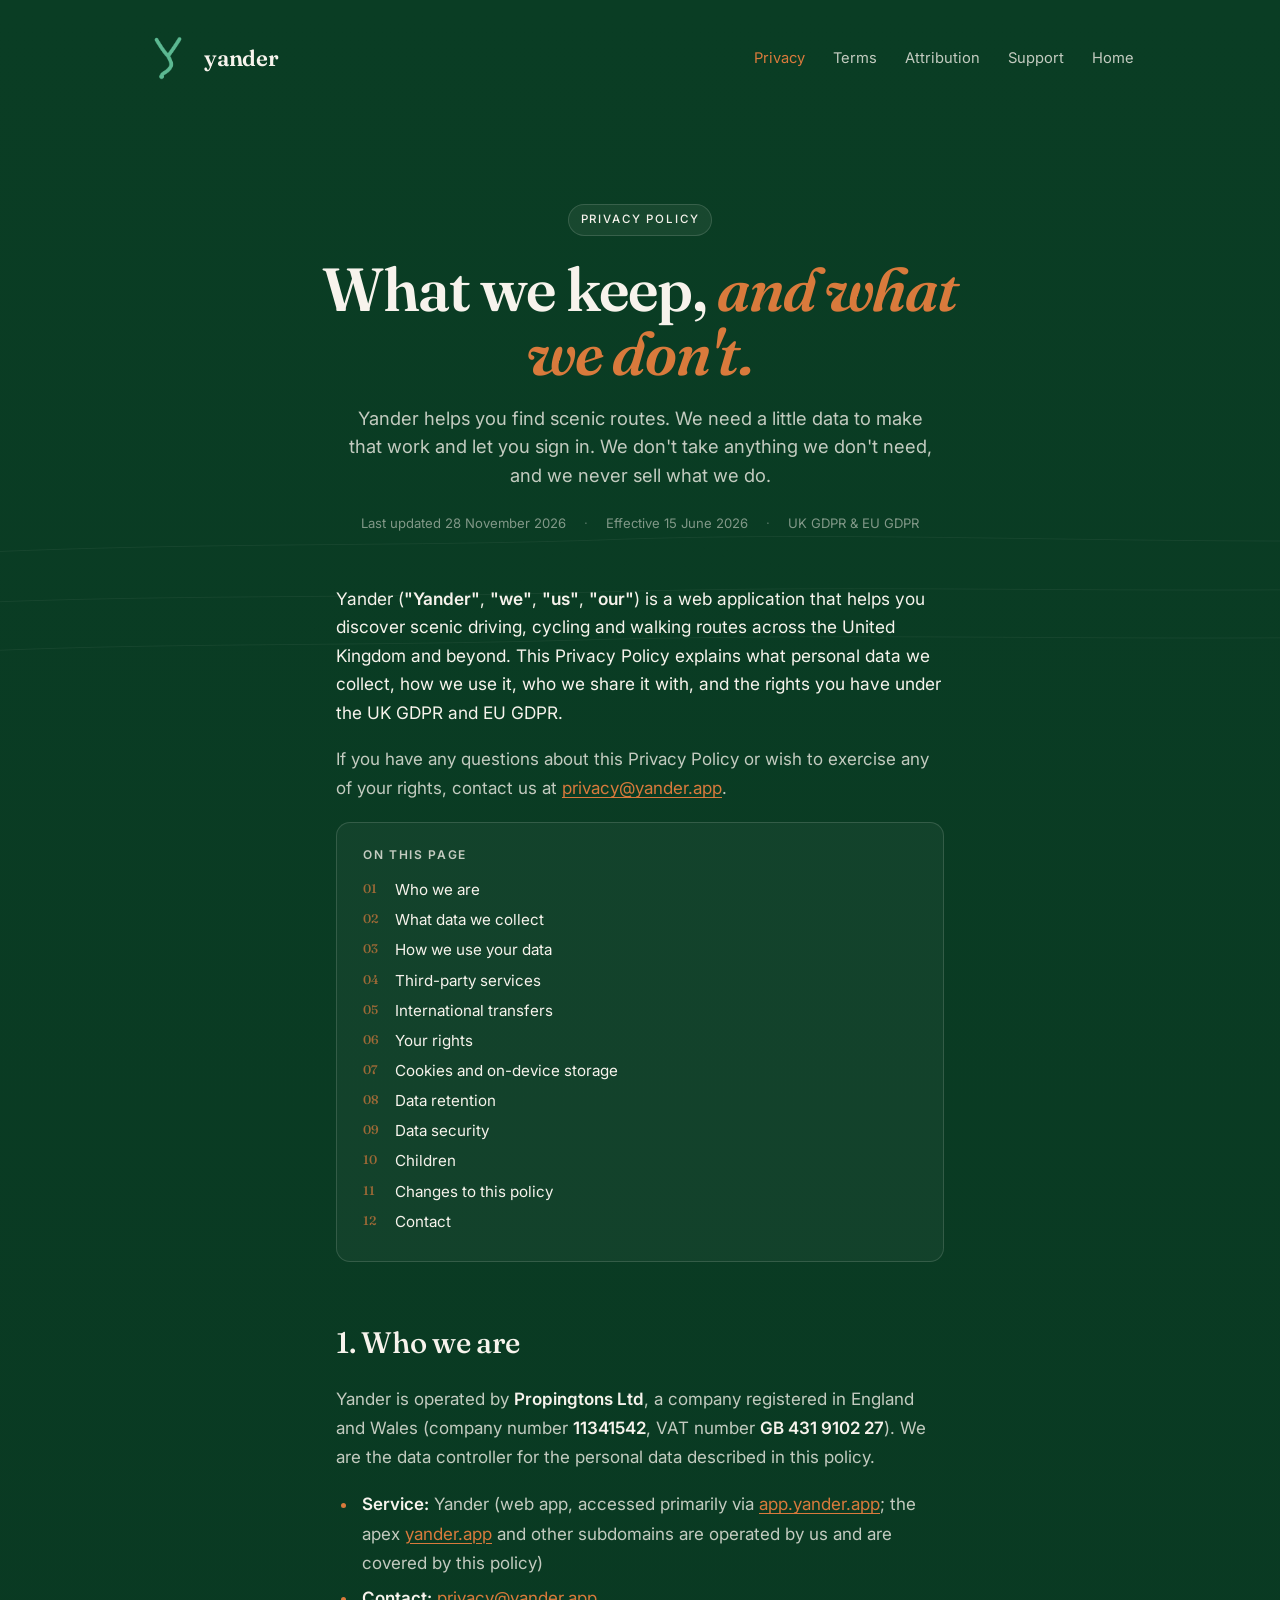
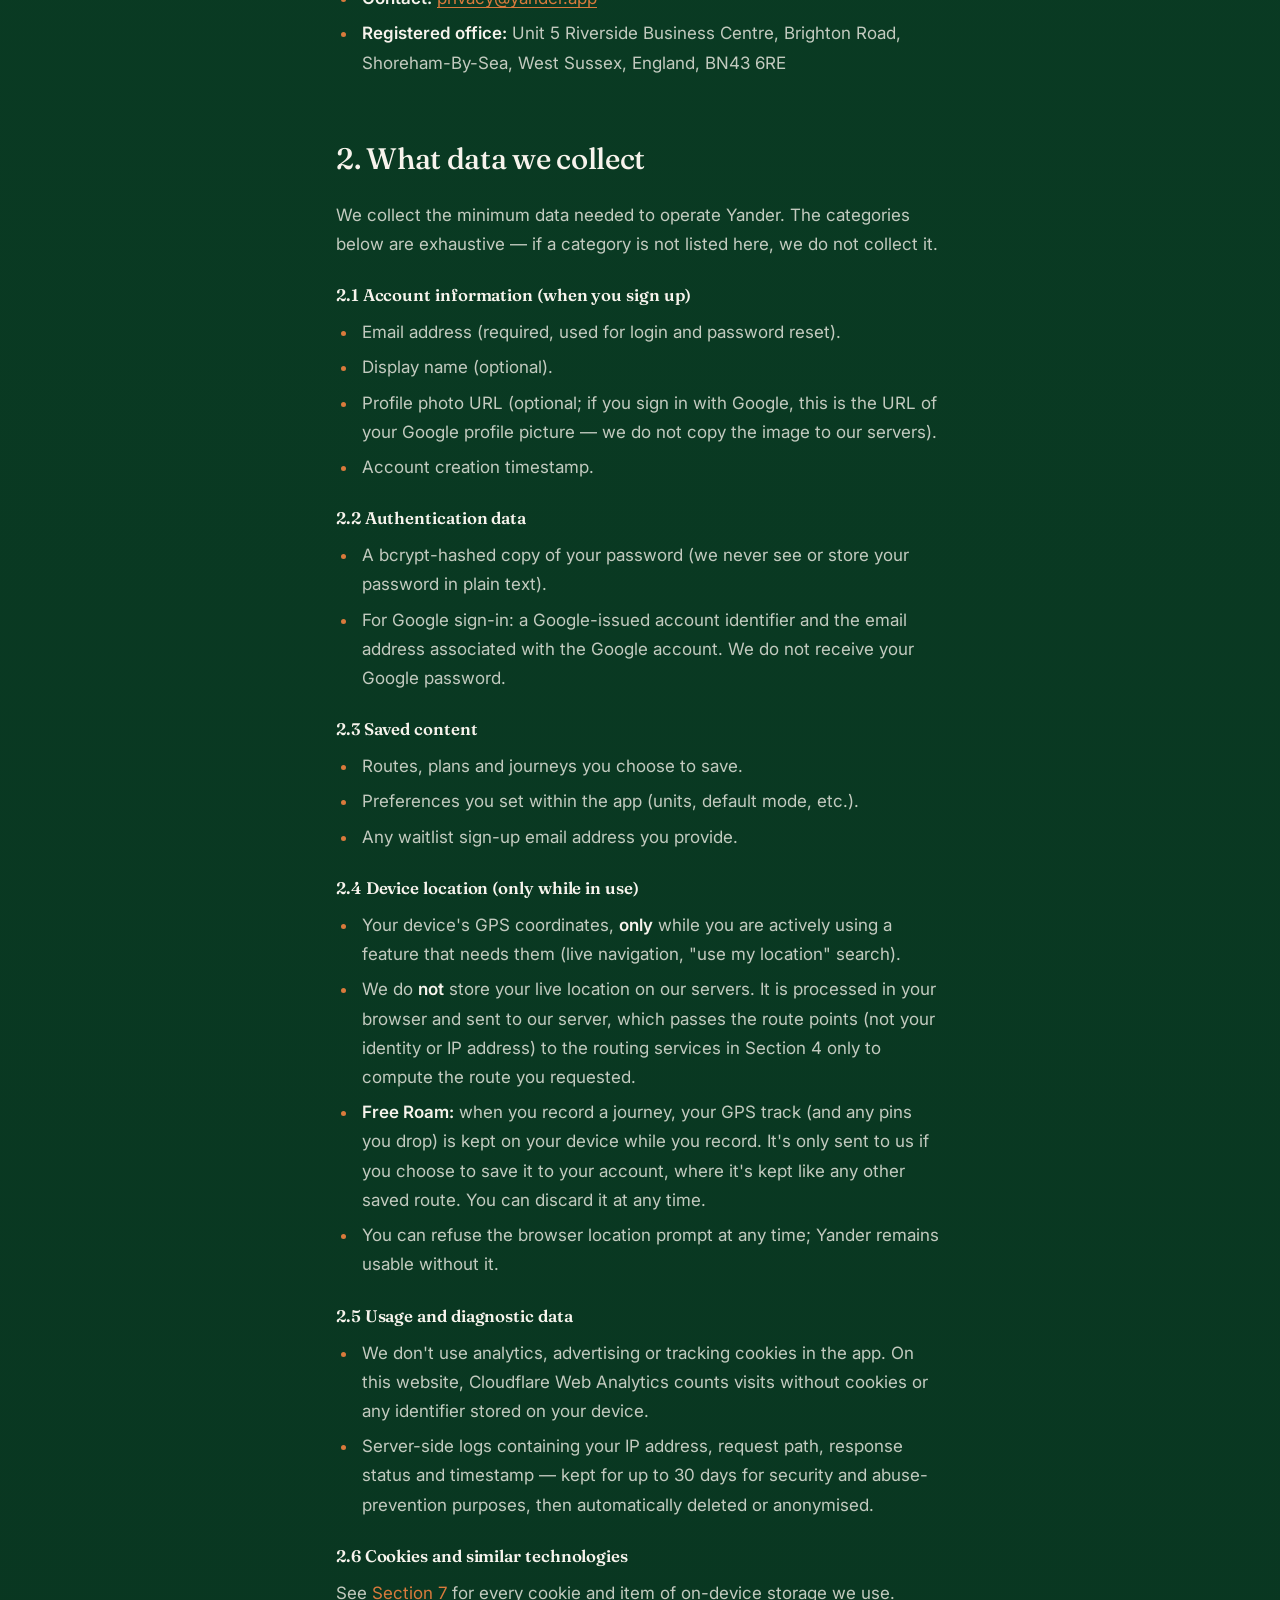
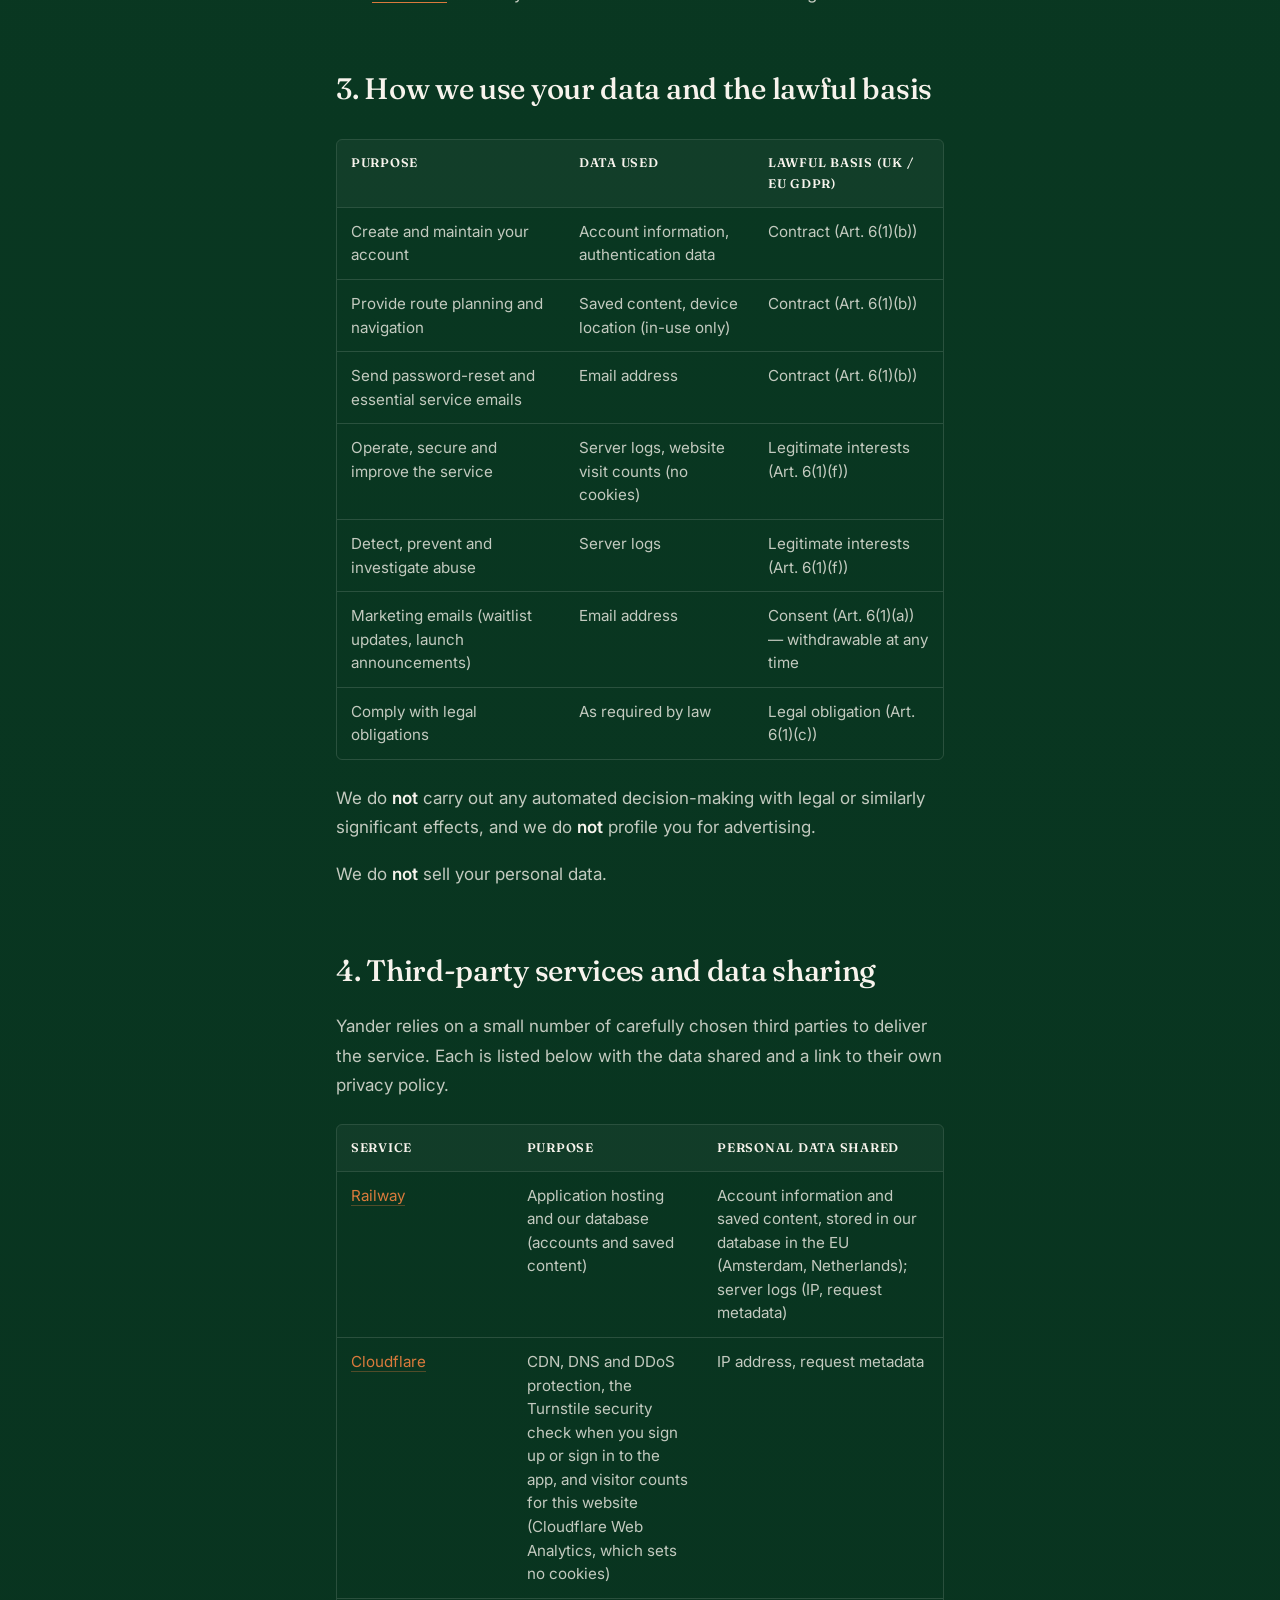
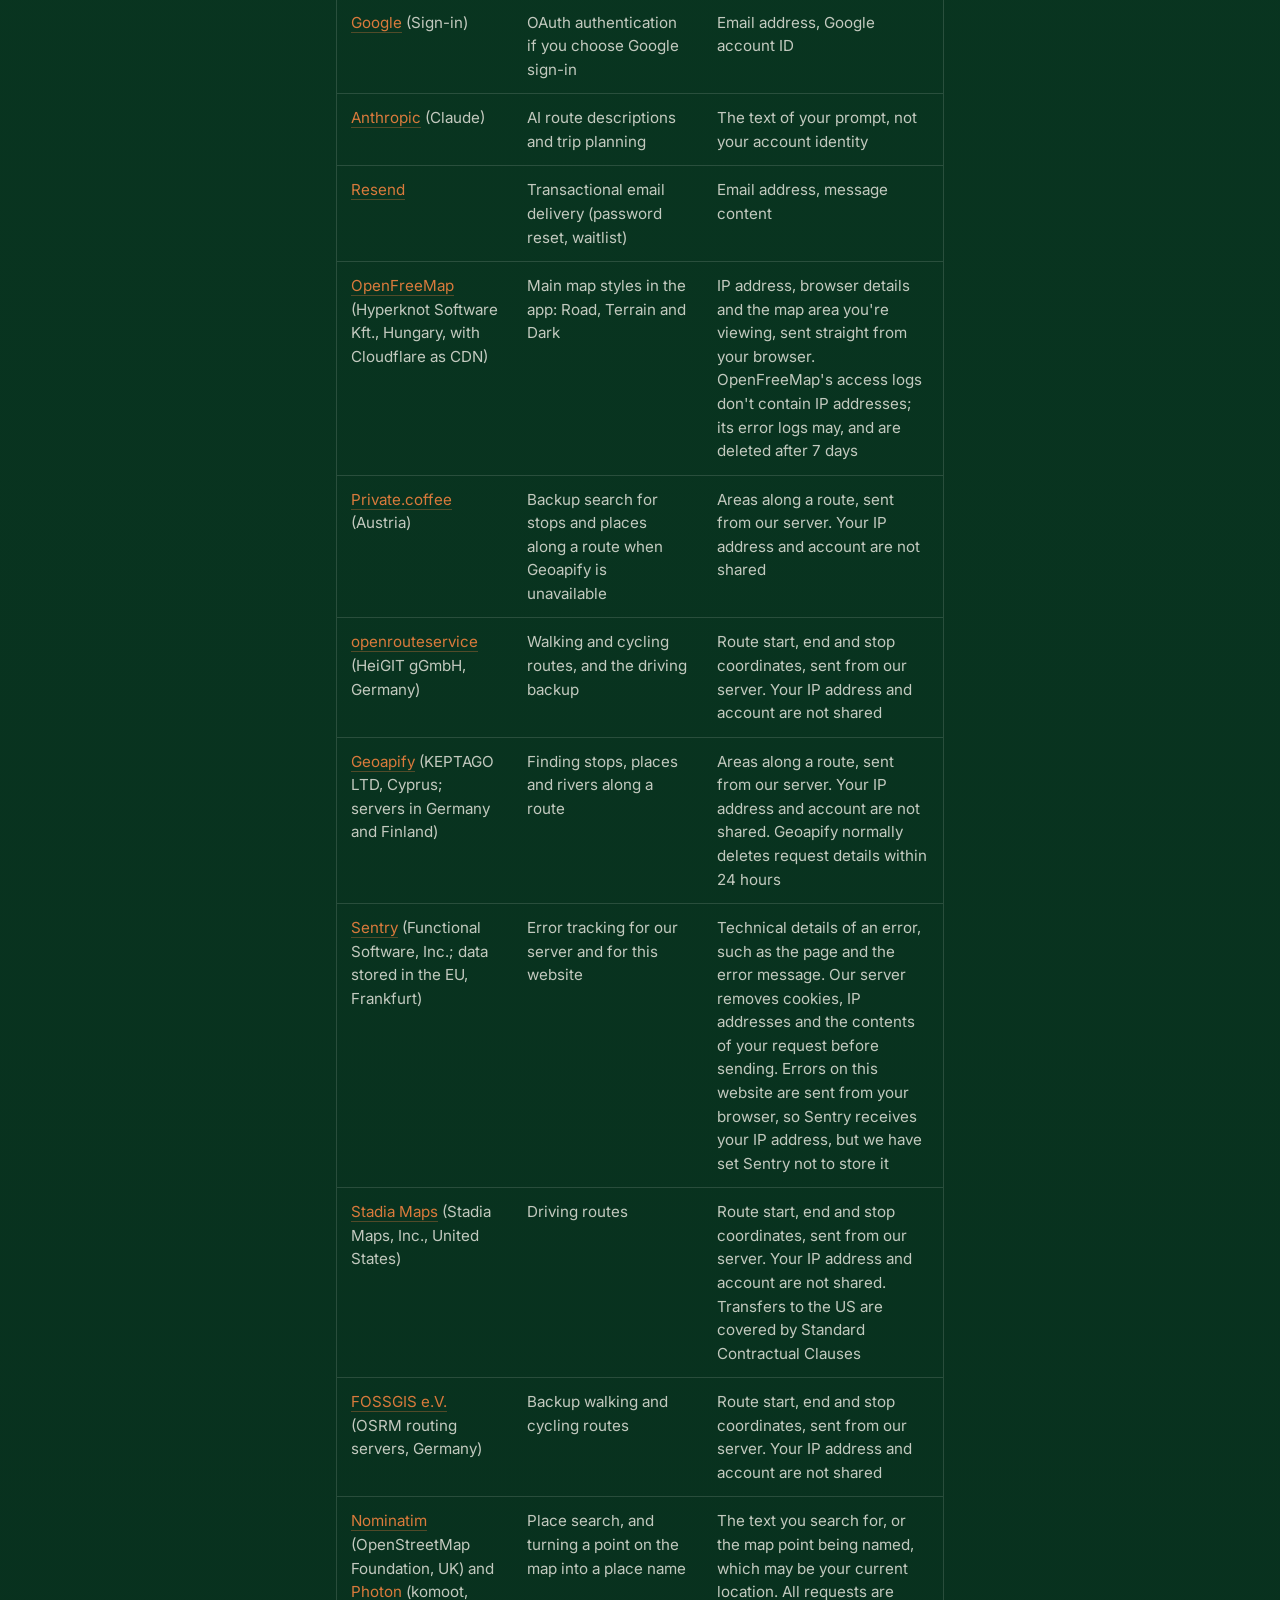
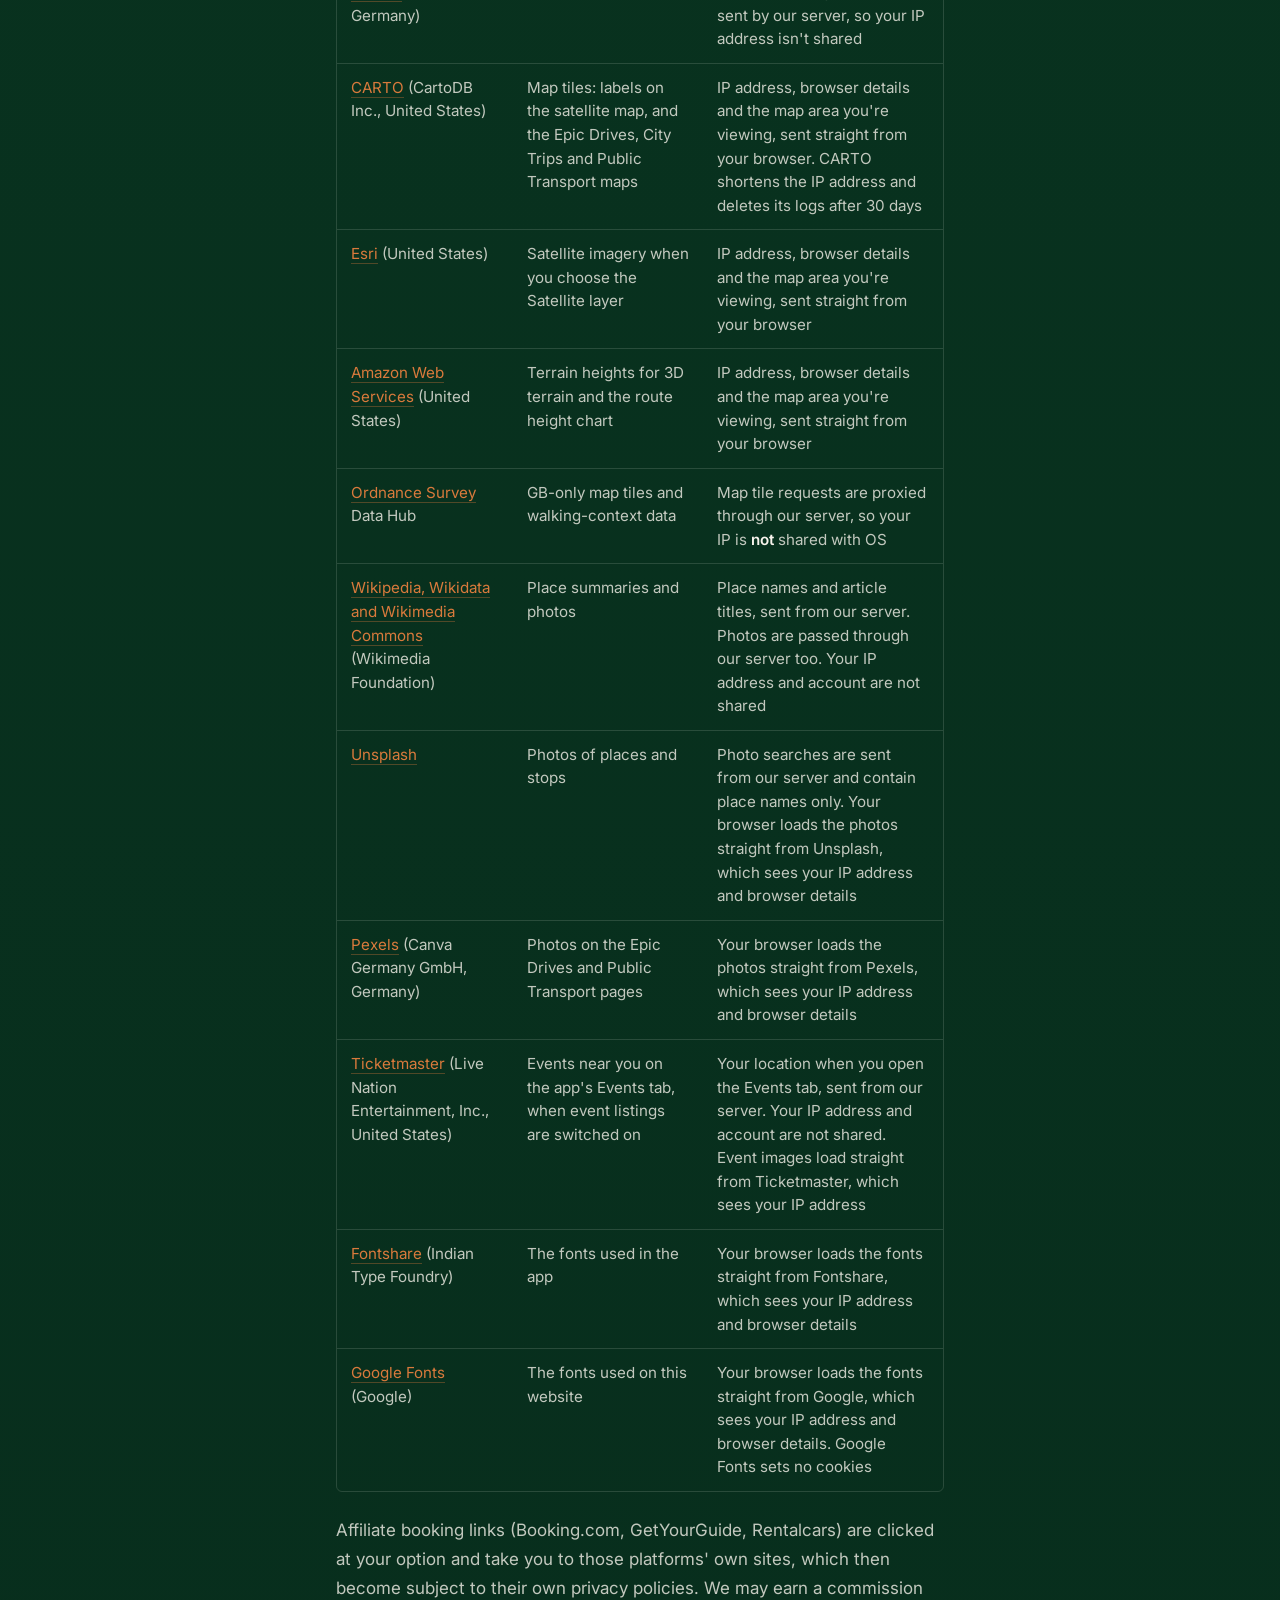
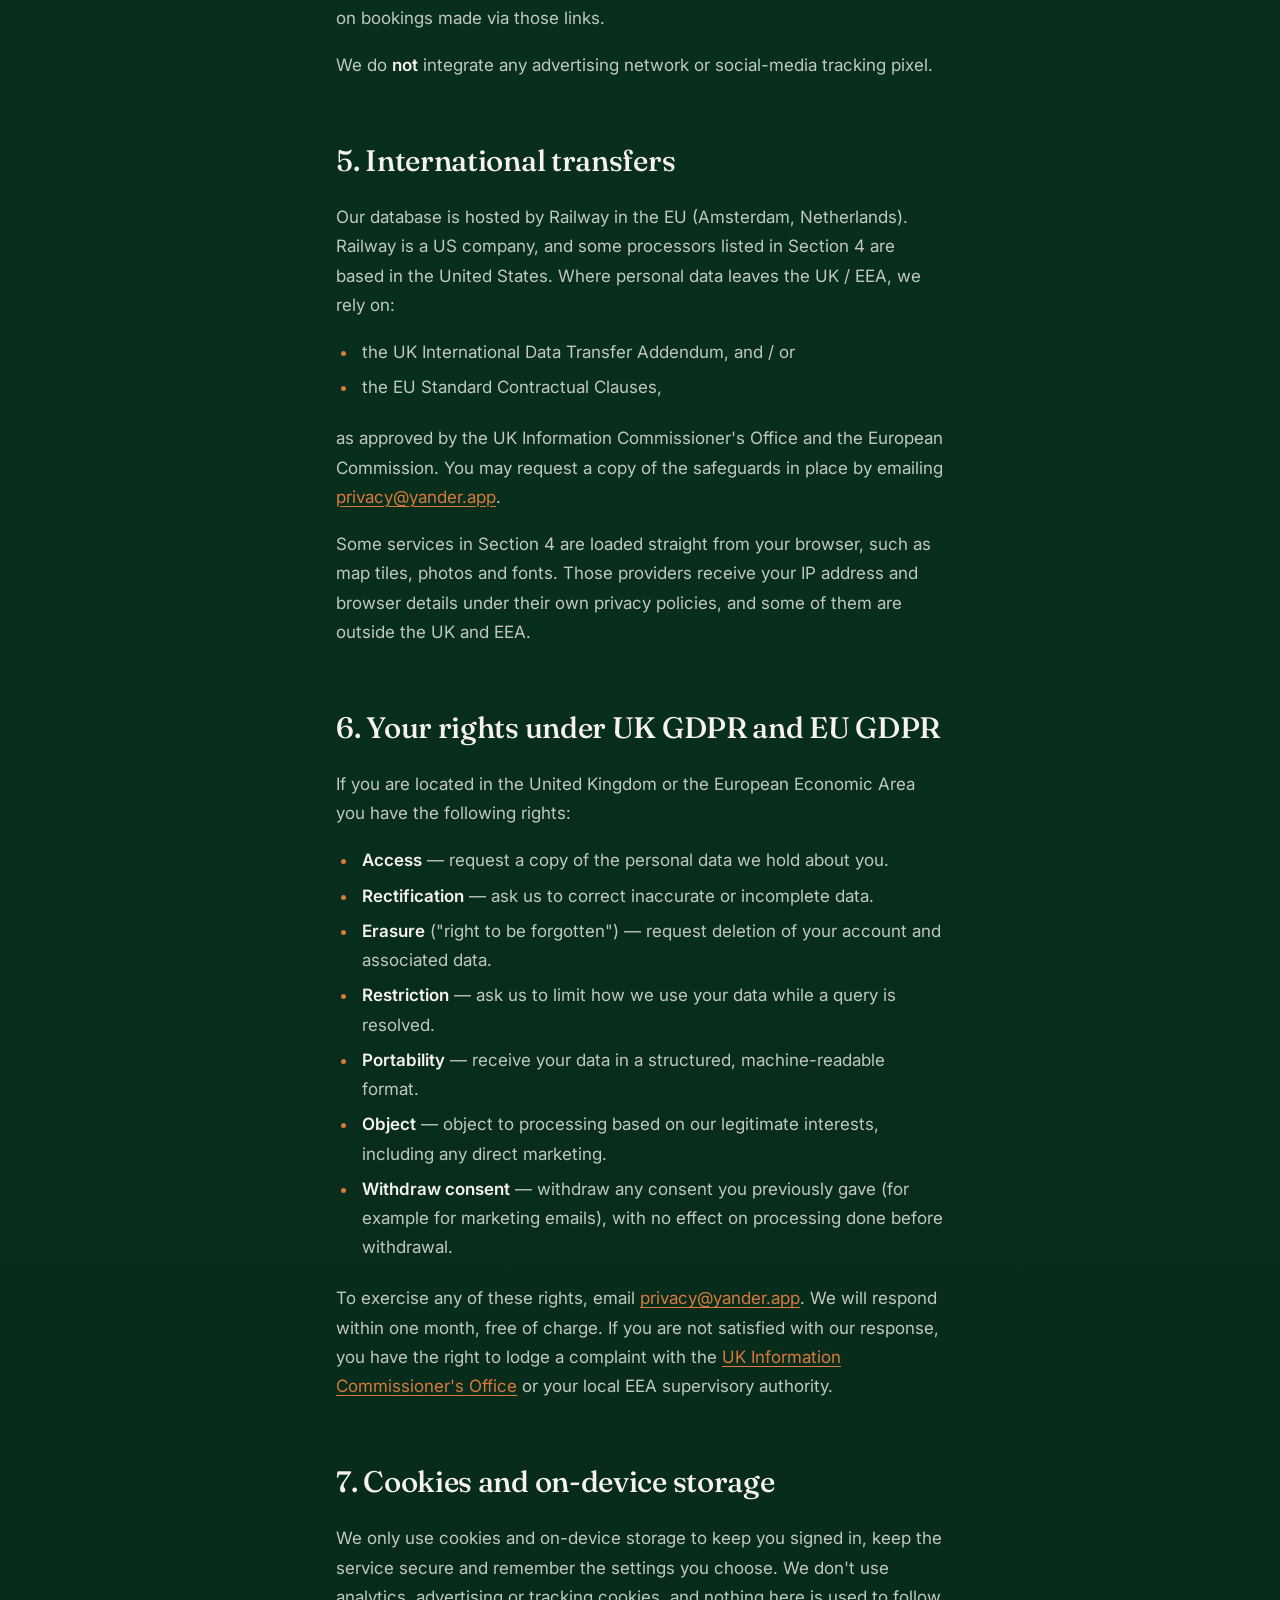
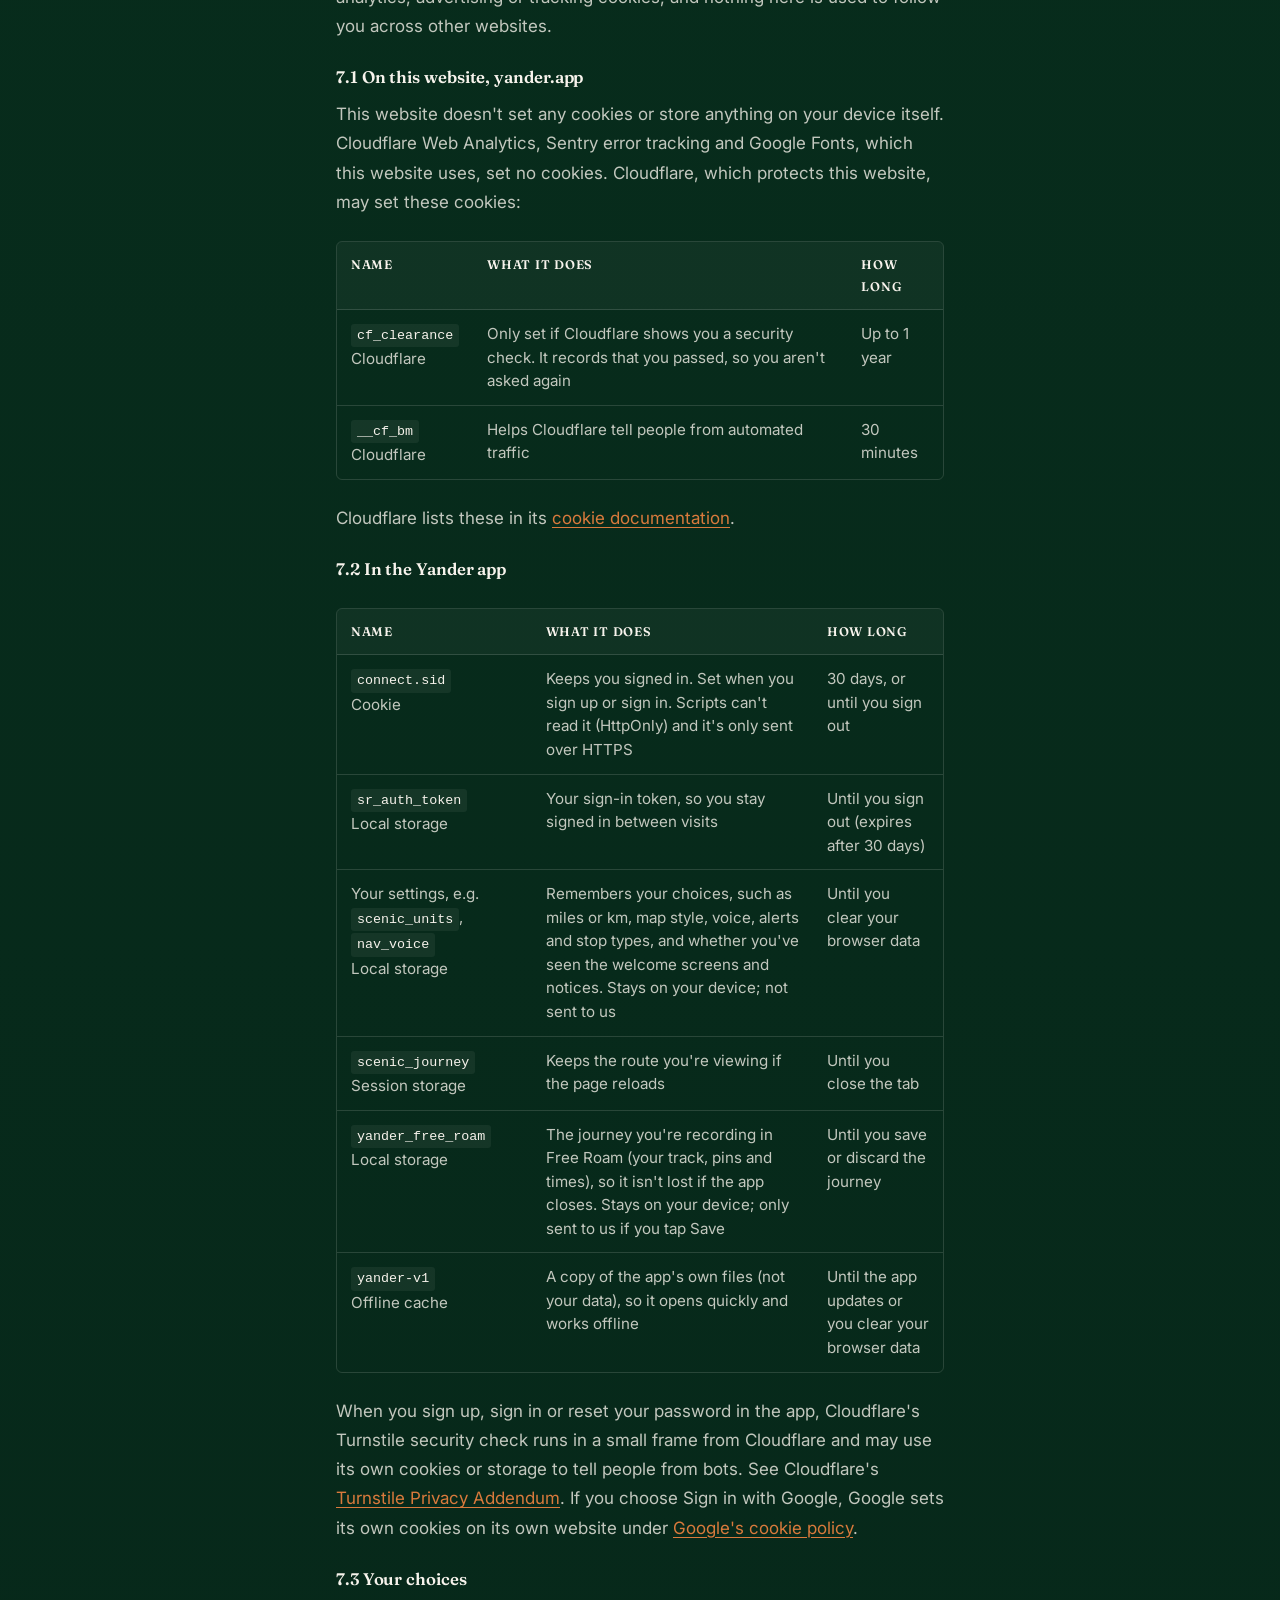
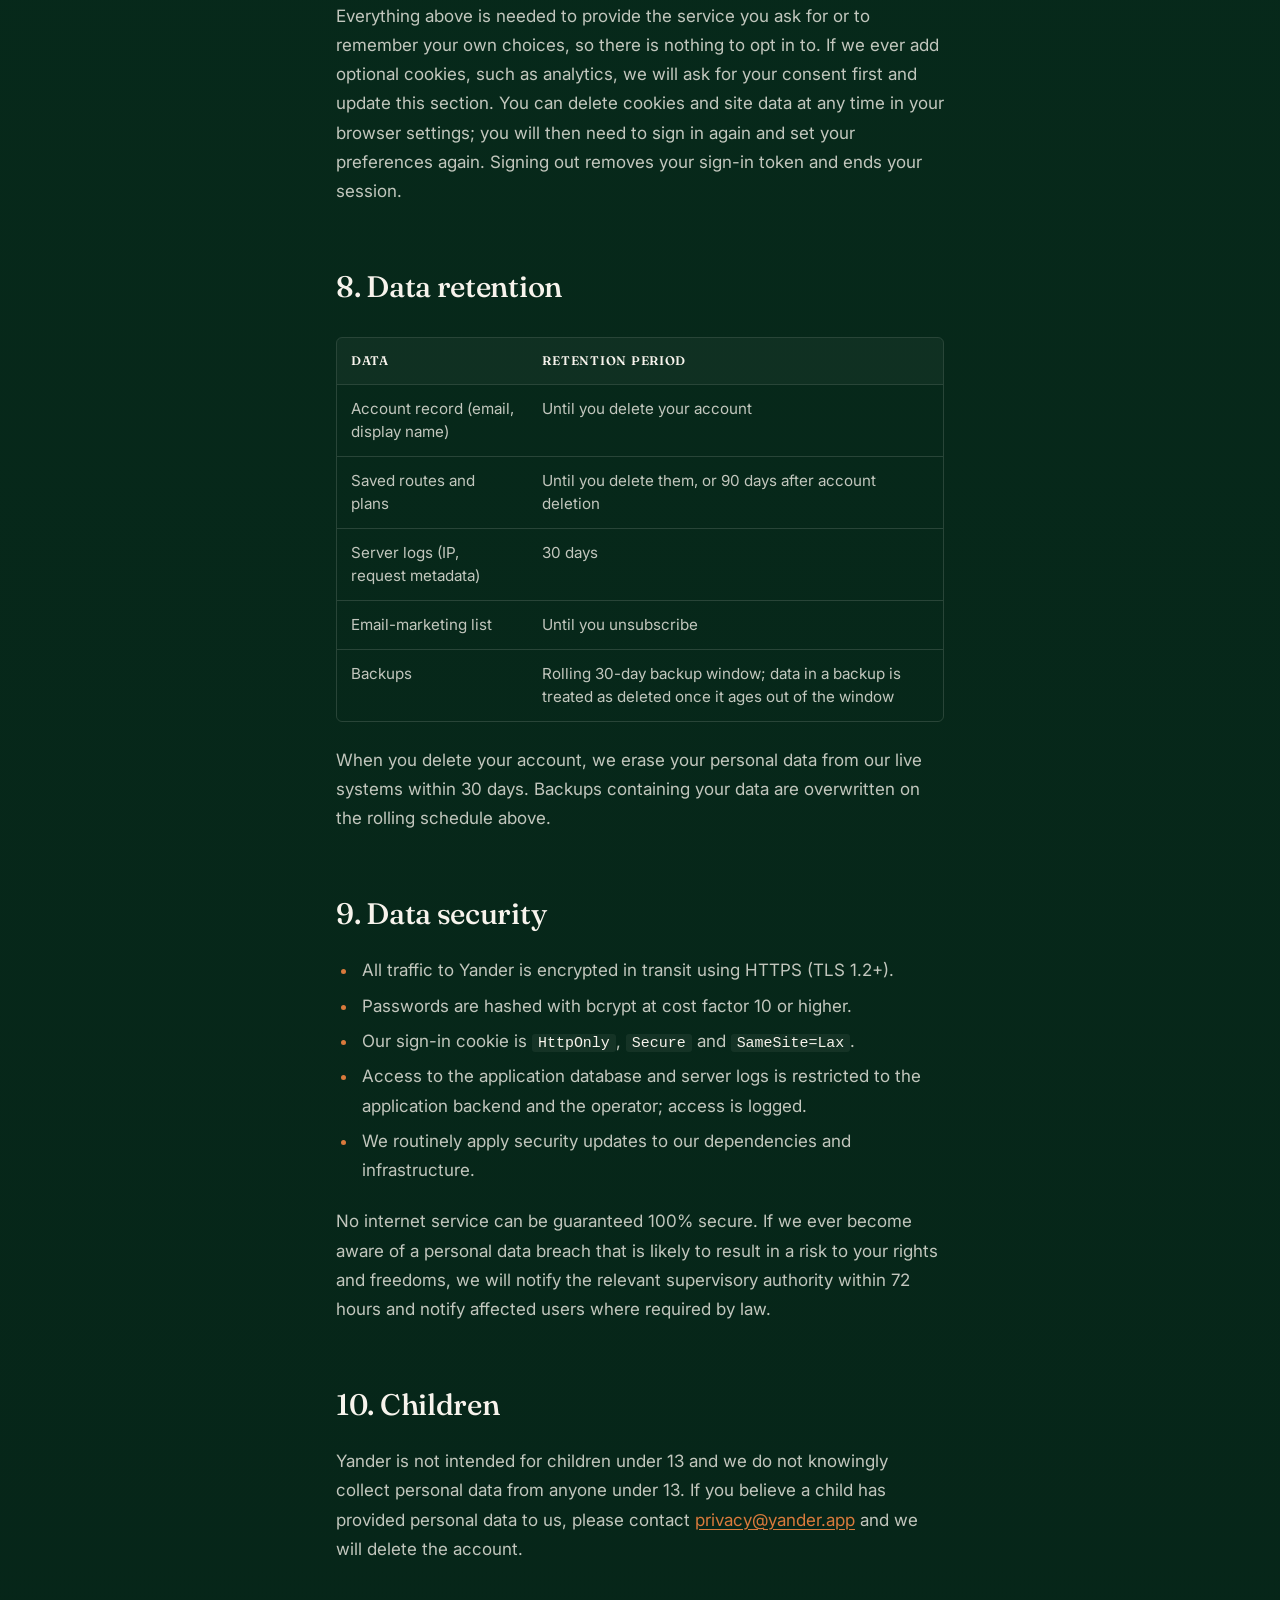
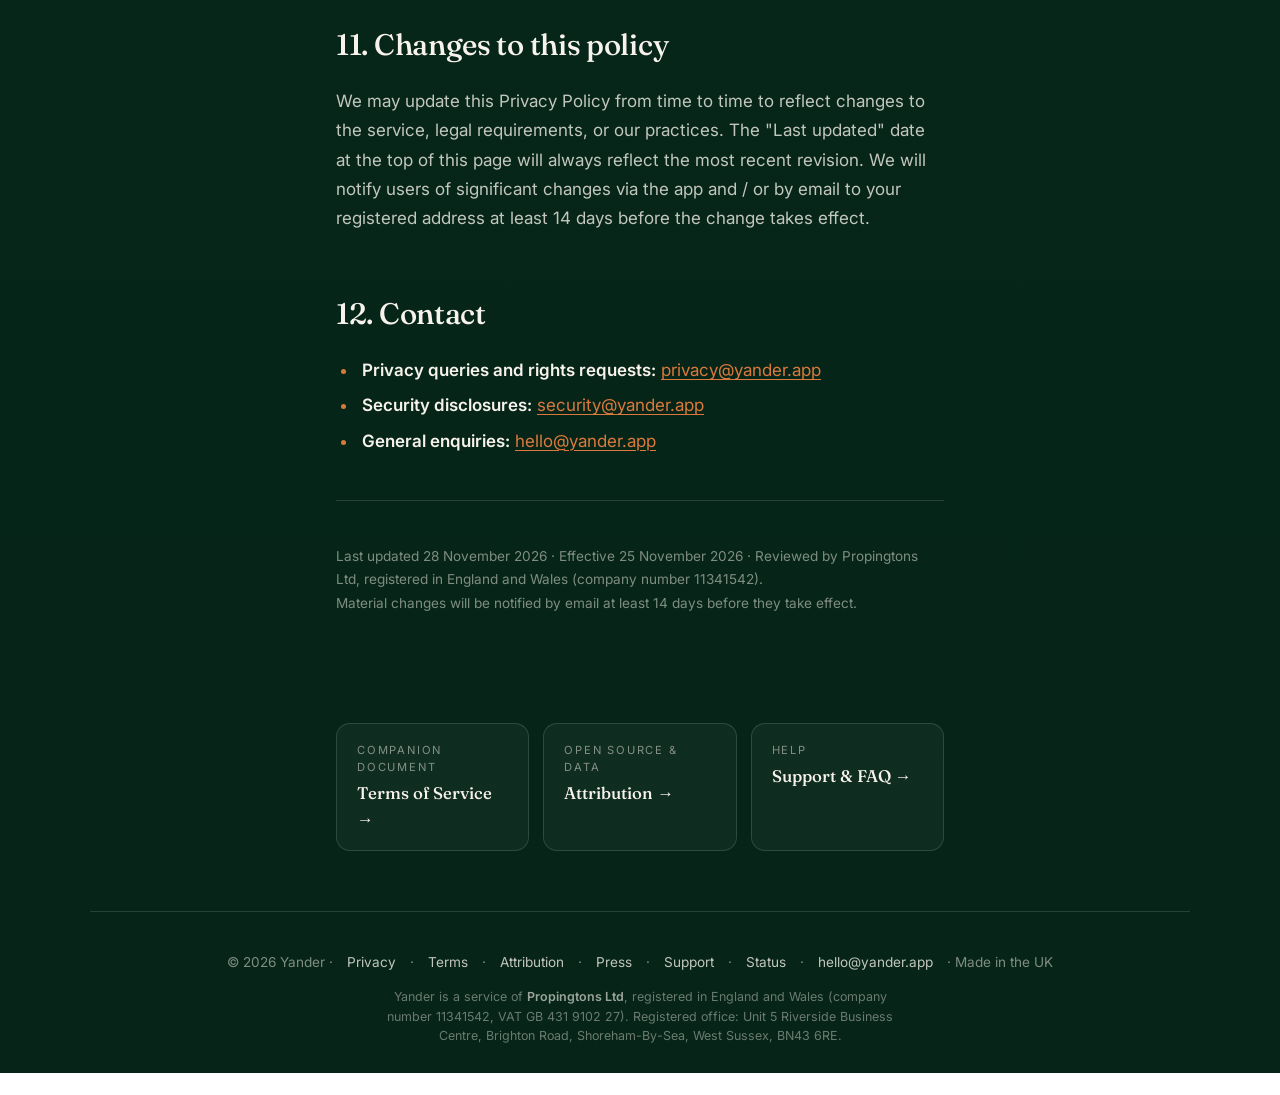
<file: privacy.html>
<!doctype html>
<html lang="en-GB">
<head>
<meta charset="utf-8" />
<meta name="viewport" content="width=device-width, initial-scale=1, viewport-fit=cover" />
<title>Privacy Policy — Yander</title>
<meta name="description" content="What personal data Yander collects, how we use it, and your rights under UK and EU GDPR." />
<link rel="canonical" href="https://yander.app/privacy" />
<meta property="og:title" content="Privacy Policy — Yander" />
<meta property="og:description" content="What we keep, and what we don't." />
<meta property="og:type" content="website" />
<meta property="og:url" content="https://yander.app/privacy" />
<meta property="og:image" content="https://yander.app/assets/og.png" />
<meta property="og:locale" content="en_GB" />
<meta name="twitter:card" content="summary_large_image" />
<meta name="theme-color" content="#0a3d24" />
<link rel="icon" href="/assets/favicon.ico" sizes="any" />
<link rel="icon" type="image/png" sizes="32x32" href="/assets/favicon-32.png" />
<link rel="icon" type="image/png" sizes="16x16" href="/assets/favicon-16.png" />
<link rel="apple-touch-icon" sizes="180x180" href="/assets/apple-touch-icon.png" />
<link rel="preconnect" href="https://fonts.googleapis.com" />
<link rel="preconnect" href="https://fonts.gstatic.com" crossorigin />
<link href="https://fonts.googleapis.com/css2?family=Fraunces:ital,opsz,wght@0,9..144,400;0,9..144,500;0,9..144,600;1,9..144,500;1,9..144,600&family=Inter:wght@400;500;600&display=swap" rel="stylesheet" />
<link rel="stylesheet" href="/styles.css" />
<link rel="stylesheet" href="/legal.css" />
</head>
<body>

<svg class="topo" aria-hidden="true" viewBox="0 0 1600 900" preserveAspectRatio="xMidYMid slice">
  <defs>
    <linearGradient id="horizon-fade" x1="0" y1="0" x2="0" y2="1">
      <stop offset="0%" stop-color="#f7f3ec" stop-opacity="0" />
      <stop offset="55%" stop-color="#f7f3ec" stop-opacity="0.10" />
      <stop offset="100%" stop-color="#f7f3ec" stop-opacity="0" />
    </linearGradient>
    <mask id="horizon-mask"><rect x="0" y="0" width="1600" height="900" fill="url(#horizon-fade)" /></mask>
  </defs>
  <g stroke="#f7f3ec" stroke-opacity="0.18" stroke-width="0.6" fill="none" mask="url(#horizon-mask)">
    <line x1="-400" y1="900" x2="760" y2="540" />
    <line x1="-100" y1="900" x2="780" y2="540" />
    <line x1="200" y1="900" x2="795" y2="540" />
    <line x1="500" y1="900" x2="805" y2="540" />
    <line x1="800" y1="900" x2="815" y2="540" />
    <line x1="1100" y1="900" x2="825" y2="540" />
    <line x1="1400" y1="900" x2="835" y2="540" />
    <line x1="1700" y1="900" x2="845" y2="540" />
    <line x1="2000" y1="900" x2="855" y2="540" />
  </g>
  <g fill="none" stroke="#f7f3ec" stroke-opacity="0.10" stroke-width="1">
    <path d="M0,560 C300,540 520,548 760,540 C1020,530 1280,545 1600,540" />
    <path d="M0,610 C260,592 480,600 760,592 C1040,584 1280,594 1600,588" />
    <path d="M0,660 C240,640 460,648 740,640 C1040,632 1280,642 1600,636" />
  </g>
</svg>

<div class="legal-page">

  <header class="legal-nav">
    <a href="/" class="brand" aria-label="Yander home">
      <img class="emblem" src="/assets/yander-y.png" alt="" width="60" height="72" />
      <div class="brand__text">
        <div class="wordmark">yander</div>
      </div>
    </a>
    <nav class="legal-nav-links" aria-label="Legal pages">
      <a href="/privacy" aria-current="page">Privacy</a>
      <a href="/terms">Terms</a>
      <a href="/attribution">Attribution</a>
      <a href="/support">Support</a>
      <a href="/">Home</a>
    </nav>
  </header>

  <main>

    <section class="legal-hero">
      <span class="eyebrow">Privacy Policy</span>
      <h1>What we keep, <em>and what we don't.</em></h1>
      <p class="lede">Yander helps you find scenic routes. We need a little data to make that work and let you sign in. We don't take anything we don't need, and we never sell what we do.</p>
      <div class="legal-meta">
        <span>Last updated 28 November 2026</span>
        <span>Effective 15 June 2026</span>
        <span>UK GDPR &amp; EU GDPR</span>
      </div>
    </section>

    <article class="legal-prose">

      <p class="lede-intro">Yander (<strong>"Yander"</strong>, <strong>"we"</strong>, <strong>"us"</strong>, <strong>"our"</strong>) is a web application that helps you discover scenic driving, cycling and walking routes across the United Kingdom and beyond. This Privacy Policy explains what personal data we collect, how we use it, who we share it with, and the rights you have under the UK GDPR and EU GDPR.</p>
      <p>If you have any questions about this Privacy Policy or wish to exercise any of your rights, contact us at <a href="mailto:privacy@yander.app">privacy@yander.app</a>.</p>

      <nav class="legal-toc" aria-label="Contents">
        <h2>On this page</h2>
        <ol>
          <li><a href="#who">Who we are</a></li>
          <li><a href="#what">What data we collect</a></li>
          <li><a href="#how">How we use your data</a></li>
          <li><a href="#third-parties">Third-party services</a></li>
          <li><a href="#transfers">International transfers</a></li>
          <li><a href="#rights">Your rights</a></li>
          <li><a href="#cookies">Cookies and on-device storage</a></li>
          <li><a href="#retention">Data retention</a></li>
          <li><a href="#security">Data security</a></li>
          <li><a href="#children">Children</a></li>
          <li><a href="#changes">Changes to this policy</a></li>
          <li><a href="#contact">Contact</a></li>
        </ol>
      </nav>

      <h2 id="who">1. Who we are</h2>
      <p>Yander is operated by <strong>Propingtons Ltd</strong>, a company registered in England and Wales (company number <strong>11341542</strong>, VAT number <strong>GB 431 9102 27</strong>). We are the data controller for the personal data described in this policy.</p>
      <ul>
        <li><strong>Service:</strong> Yander (web app, accessed primarily via <a href="https://app.yander.app" rel="noopener">app.yander.app</a>; the apex <a href="/">yander.app</a> and other subdomains are operated by us and are covered by this policy)</li>
        <li><strong>Contact:</strong> <a href="mailto:privacy@yander.app">privacy@yander.app</a></li>
        <li><strong>Registered office:</strong> Unit 5 Riverside Business Centre, Brighton Road, Shoreham-By-Sea, West Sussex, England, BN43 6RE</li>
      </ul>

      <h2 id="what">2. What data we collect</h2>
      <p>We collect the minimum data needed to operate Yander. The categories below are exhaustive — if a category is not listed here, we do not collect it.</p>

      <h3>2.1 Account information (when you sign up)</h3>
      <ul>
        <li>Email address (required, used for login and password reset).</li>
        <li>Display name (optional).</li>
        <li>Profile photo URL (optional; if you sign in with Google, this is the URL of your Google profile picture — we do not copy the image to our servers).</li>
        <li>Account creation timestamp.</li>
      </ul>

      <h3>2.2 Authentication data</h3>
      <ul>
        <li>A bcrypt-hashed copy of your password (we never see or store your password in plain text).</li>
        <li>For Google sign-in: a Google-issued account identifier and the email address associated with the Google account. We do not receive your Google password.</li>
      </ul>

      <h3>2.3 Saved content</h3>
      <ul>
        <li>Routes, plans and journeys you choose to save.</li>
        <li>Preferences you set within the app (units, default mode, etc.).</li>
        <li>Any waitlist sign-up email address you provide.</li>
      </ul>

      <h3>2.4 Device location (only while in use)</h3>
      <ul>
        <li>Your device's GPS coordinates, <strong>only</strong> while you are actively using a feature that needs them (live navigation, "use my location" search).</li>
        <li>We do <strong>not</strong> store your live location on our servers. It is processed in your browser and sent to our server, which passes the route points (not your identity or IP address) to the routing services in Section 4 only to compute the route you requested.</li>
        <li><strong>Free Roam:</strong> when you record a journey, your GPS track (and any pins you drop) is kept on your device while you record. It's only sent to us if you choose to save it to your account, where it's kept like any other saved route. You can discard it at any time.</li>
        <li>You can refuse the browser location prompt at any time; Yander remains usable without it.</li>
      </ul>

      <h3>2.5 Usage and diagnostic data</h3>
      <ul>
        <li>We don't use analytics, advertising or tracking cookies in the app. On this website, Cloudflare Web Analytics counts visits without cookies or any identifier stored on your device.</li>
        <li>Server-side logs containing your IP address, request path, response status and timestamp — kept for up to 30 days for security and abuse-prevention purposes, then automatically deleted or anonymised.</li>
      </ul>

      <h3>2.6 Cookies and similar technologies</h3>
      <p>See <a href="#cookies">Section 7</a> for every cookie and item of on-device storage we use.</p>

      <h2 id="how">3. How we use your data and the lawful basis</h2>
      <div class="legal-table-wrap">
        <table class="legal-table">
          <thead><tr><th>Purpose</th><th>Data used</th><th>Lawful basis (UK / EU GDPR)</th></tr></thead>
          <tbody>
            <tr><td>Create and maintain your account</td><td>Account information, authentication data</td><td>Contract (Art. 6(1)(b))</td></tr>
            <tr><td>Provide route planning and navigation</td><td>Saved content, device location (in-use only)</td><td>Contract (Art. 6(1)(b))</td></tr>
            <tr><td>Send password-reset and essential service emails</td><td>Email address</td><td>Contract (Art. 6(1)(b))</td></tr>
            <tr><td>Operate, secure and improve the service</td><td>Server logs, website visit counts (no cookies)</td><td>Legitimate interests (Art. 6(1)(f))</td></tr>
            <tr><td>Detect, prevent and investigate abuse</td><td>Server logs</td><td>Legitimate interests (Art. 6(1)(f))</td></tr>
            <tr><td>Marketing emails (waitlist updates, launch announcements)</td><td>Email address</td><td>Consent (Art. 6(1)(a)) — withdrawable at any time</td></tr>
            <tr><td>Comply with legal obligations</td><td>As required by law</td><td>Legal obligation (Art. 6(1)(c))</td></tr>
          </tbody>
        </table>
      </div>
      <p>We do <strong>not</strong> carry out any automated decision-making with legal or similarly significant effects, and we do <strong>not</strong> profile you for advertising.</p>
      <p>We do <strong>not</strong> sell your personal data.</p>

      <h2 id="third-parties">4. Third-party services and data sharing</h2>
      <p>Yander relies on a small number of carefully chosen third parties to deliver the service. Each is listed below with the data shared and a link to their own privacy policy.</p>
      <div class="legal-table-wrap">
        <table class="legal-table">
          <thead><tr><th>Service</th><th>Purpose</th><th>Personal data shared</th></tr></thead>
          <tbody>
            <tr><td><a href="https://railway.com/legal/privacy" rel="noopener">Railway</a></td><td>Application hosting and our database (accounts and saved content)</td><td>Account information and saved content, stored in our database in the EU (Amsterdam, Netherlands); server logs (IP, request metadata)</td></tr>
            <tr><td><a href="https://www.cloudflare.com/privacypolicy/" rel="noopener">Cloudflare</a></td><td>CDN, DNS and DDoS protection, the Turnstile security check when you sign up or sign in to the app, and visitor counts for this website (Cloudflare Web Analytics, which sets no cookies)</td><td>IP address, request metadata</td></tr>
            <tr><td><a href="https://policies.google.com/privacy" rel="noopener">Google</a> (Sign-in)</td><td>OAuth authentication if you choose Google sign-in</td><td>Email address, Google account ID</td></tr>
            <tr><td><a href="https://www.anthropic.com/legal/privacy" rel="noopener">Anthropic</a> (Claude)</td><td>AI route descriptions and trip planning</td><td>The text of your prompt, not your account identity</td></tr>
            <tr><td><a href="https://resend.com/legal/privacy-policy" rel="noopener">Resend</a></td><td>Transactional email delivery (password reset, waitlist)</td><td>Email address, message content</td></tr>
            <tr><td><a href="https://openfreemap.org/privacy/" rel="noopener">OpenFreeMap</a> (Hyperknot Software Kft., Hungary, with Cloudflare as CDN)</td><td>Main map styles in the app: Road, Terrain and Dark</td><td>IP address, browser details and the map area you're viewing, sent straight from your browser. OpenFreeMap's access logs don't contain IP addresses; its error logs may, and are deleted after 7 days</td></tr>
            <tr><td><a href="https://overpass.private.coffee/" rel="noopener">Private.coffee</a> (Austria)</td><td>Backup search for stops and places along a route when Geoapify is unavailable</td><td>Areas along a route, sent from our server. Your IP address and account are not shared</td></tr>
            <tr><td><a href="https://openrouteservice.org/terms-of-service/" rel="noopener">openrouteservice</a> (HeiGIT gGmbH, Germany)</td><td>Walking and cycling routes, and the driving backup</td><td>Route start, end and stop coordinates, sent from our server. Your IP address and account are not shared</td></tr>
            <tr><td><a href="https://www.geoapify.com/privacy-policy/" rel="noopener">Geoapify</a> (KEPTAGO LTD, Cyprus; servers in Germany and Finland)</td><td>Finding stops, places and rivers along a route</td><td>Areas along a route, sent from our server. Your IP address and account are not shared. Geoapify normally deletes request details within 24 hours</td></tr>
            <tr><td><a href="https://sentry.io/privacy/" rel="noopener">Sentry</a> (Functional Software, Inc.; data stored in the EU, Frankfurt)</td><td>Error tracking for our server and for this website</td><td>Technical details of an error, such as the page and the error message. Our server removes cookies, IP addresses and the contents of your request before sending. Errors on this website are sent from your browser, so Sentry receives your IP address, but we have set Sentry not to store it</td></tr>
            <tr><td><a href="https://stadiamaps.com/privacy-policy/" rel="noopener">Stadia Maps</a> (Stadia Maps, Inc., United States)</td><td>Driving routes</td><td>Route start, end and stop coordinates, sent from our server. Your IP address and account are not shared. Transfers to the US are covered by Standard Contractual Clauses</td></tr>
            <tr><td><a href="https://www.fossgis.de/datenschutzerklaerung/" rel="noopener">FOSSGIS e.V.</a> (OSRM routing servers, Germany)</td><td>Backup walking and cycling routes</td><td>Route start, end and stop coordinates, sent from our server. Your IP address and account are not shared</td></tr>
            <tr><td><a href="https://osmfoundation.org/wiki/Privacy_Policy" rel="noopener">Nominatim</a> (OpenStreetMap Foundation, UK) and <a href="https://www.komoot.com/privacy" rel="noopener">Photon</a> (komoot, Germany)</td><td>Place search, and turning a point on the map into a place name</td><td>The text you search for, or the map point being named, which may be your current location. All requests are sent by our server, so your IP address isn't shared</td></tr>
            <tr><td><a href="https://carto.com/privacy/" rel="noopener">CARTO</a> (CartoDB Inc., United States)</td><td>Map tiles: labels on the satellite map, and the Epic Drives, City Trips and Public Transport maps</td><td>IP address, browser details and the map area you're viewing, sent straight from your browser. CARTO shortens the IP address and deletes its logs after 30 days</td></tr>
            <tr><td><a href="https://www.esri.com/en-us/privacy/privacy-statements/privacy-statement" rel="noopener">Esri</a> (United States)</td><td>Satellite imagery when you choose the Satellite layer</td><td>IP address, browser details and the map area you're viewing, sent straight from your browser</td></tr>
            <tr><td><a href="https://aws.amazon.com/privacy/" rel="noopener">Amazon Web Services</a> (United States)</td><td>Terrain heights for 3D terrain and the route height chart</td><td>IP address, browser details and the map area you're viewing, sent straight from your browser</td></tr>
            <tr><td><a href="https://osdatahub.os.uk/legal/privacy" rel="noopener">Ordnance Survey</a> Data Hub</td><td>GB-only map tiles and walking-context data</td><td>Map tile requests are proxied through our server, so your IP is <strong>not</strong> shared with OS</td></tr>
            <tr><td><a href="https://foundation.wikimedia.org/wiki/Policy:Privacy_policy" rel="noopener">Wikipedia, Wikidata and Wikimedia Commons</a> (Wikimedia Foundation)</td><td>Place summaries and photos</td><td>Place names and article titles, sent from our server. Photos are passed through our server too. Your IP address and account are not shared</td></tr>
            <tr><td><a href="https://unsplash.com/privacy" rel="noopener">Unsplash</a></td><td>Photos of places and stops</td><td>Photo searches are sent from our server and contain place names only. Your browser loads the photos straight from Unsplash, which sees your IP address and browser details</td></tr>
            <tr><td><a href="https://www.pexels.com/privacy-policy/" rel="noopener">Pexels</a> (Canva Germany GmbH, Germany)</td><td>Photos on the Epic Drives and Public Transport pages</td><td>Your browser loads the photos straight from Pexels, which sees your IP address and browser details</td></tr>
            <tr><td><a href="https://privacy.ticketmaster.com/privacy-policy" rel="noopener">Ticketmaster</a> (Live Nation Entertainment, Inc., United States)</td><td>Events near you on the app's Events tab, when event listings are switched on</td><td>Your location when you open the Events tab, sent from our server. Your IP address and account are not shared. Event images load straight from Ticketmaster, which sees your IP address</td></tr>
            <tr><td><a href="https://www.fontshare.com/" rel="noopener">Fontshare</a> (Indian Type Foundry)</td><td>The fonts used in the app</td><td>Your browser loads the fonts straight from Fontshare, which sees your IP address and browser details</td></tr>
            <tr><td><a href="https://developers.google.com/fonts/faq/privacy" rel="noopener">Google Fonts</a> (Google)</td><td>The fonts used on this website</td><td>Your browser loads the fonts straight from Google, which sees your IP address and browser details. Google Fonts sets no cookies</td></tr>
          </tbody>
        </table>
      </div>
      <p>Affiliate booking links (Booking.com, GetYourGuide, Rentalcars) are clicked at your option and take you to those platforms' own sites, which then become subject to their own privacy policies. We may earn a commission on bookings made via those links.</p>
      <p>We do <strong>not</strong> integrate any advertising network or social-media tracking pixel.</p>

      <h2 id="transfers">5. International transfers</h2>
      <p>Our database is hosted by Railway in the EU (Amsterdam, Netherlands). Railway is a US company, and some processors listed in Section 4 are based in the United States. Where personal data leaves the UK / EEA, we rely on:</p>
      <ul>
        <li>the UK International Data Transfer Addendum, and / or</li>
        <li>the EU Standard Contractual Clauses,</li>
      </ul>
      <p>as approved by the UK Information Commissioner's Office and the European Commission. You may request a copy of the safeguards in place by emailing <a href="mailto:privacy@yander.app">privacy@yander.app</a>.</p>
      <p>Some services in Section 4 are loaded straight from your browser, such as map tiles, photos and fonts. Those providers receive your IP address and browser details under their own privacy policies, and some of them are outside the UK and EEA.</p>

      <h2 id="rights">6. Your rights under UK GDPR and EU GDPR</h2>
      <p>If you are located in the United Kingdom or the European Economic Area you have the following rights:</p>
      <ul>
        <li><strong>Access</strong> — request a copy of the personal data we hold about you.</li>
        <li><strong>Rectification</strong> — ask us to correct inaccurate or incomplete data.</li>
        <li><strong>Erasure</strong> ("right to be forgotten") — request deletion of your account and associated data.</li>
        <li><strong>Restriction</strong> — ask us to limit how we use your data while a query is resolved.</li>
        <li><strong>Portability</strong> — receive your data in a structured, machine-readable format.</li>
        <li><strong>Object</strong> — object to processing based on our legitimate interests, including any direct marketing.</li>
        <li><strong>Withdraw consent</strong> — withdraw any consent you previously gave (for example for marketing emails), with no effect on processing done before withdrawal.</li>
      </ul>
      <p>To exercise any of these rights, email <a href="mailto:privacy@yander.app">privacy@yander.app</a>. We will respond within one month, free of charge. If you are not satisfied with our response, you have the right to lodge a complaint with the <a href="https://ico.org.uk" rel="noopener">UK Information Commissioner's Office</a> or your local EEA supervisory authority.</p>

      <h2 id="cookies">7. Cookies and on-device storage</h2>
      <p>We only use cookies and on-device storage to keep you signed in, keep the service secure and remember the settings you choose. We don't use analytics, advertising or tracking cookies, and nothing here is used to follow you across other websites.</p>

      <h3>7.1 On this website, yander.app</h3>
      <p>This website doesn't set any cookies or store anything on your device itself. Cloudflare Web Analytics, Sentry error tracking and Google Fonts, which this website uses, set no cookies. Cloudflare, which protects this website, may set these cookies:</p>
      <div class="legal-table-wrap">
        <table class="legal-table">
          <thead><tr><th>Name</th><th>What it does</th><th>How long</th></tr></thead>
          <tbody>
            <tr><td><code>cf_clearance</code><br/>Cloudflare</td><td>Only set if Cloudflare shows you a security check. It records that you passed, so you aren't asked again</td><td>Up to 1 year</td></tr>
            <tr><td><code>__cf_bm</code><br/>Cloudflare</td><td>Helps Cloudflare tell people from automated traffic</td><td>30 minutes</td></tr>
          </tbody>
        </table>
      </div>
      <p>Cloudflare lists these in its <a href="https://developers.cloudflare.com/fundamentals/reference/policies-compliances/cloudflare-cookies/" rel="noopener">cookie documentation</a>.</p>

      <h3>7.2 In the Yander app</h3>
      <div class="legal-table-wrap">
        <table class="legal-table">
          <thead><tr><th>Name</th><th>What it does</th><th>How long</th></tr></thead>
          <tbody>
            <tr><td><code>connect.sid</code><br/>Cookie</td><td>Keeps you signed in. Set when you sign up or sign in. Scripts can't read it (HttpOnly) and it's only sent over HTTPS</td><td>30 days, or until you sign out</td></tr>
            <tr><td><code>sr_auth_token</code><br/>Local storage</td><td>Your sign-in token, so you stay signed in between visits</td><td>Until you sign out (expires after 30 days)</td></tr>
            <tr><td>Your settings, e.g. <code>scenic_units</code>, <code>nav_voice</code><br/>Local storage</td><td>Remembers your choices, such as miles or km, map style, voice, alerts and stop types, and whether you've seen the welcome screens and notices. Stays on your device; not sent to us</td><td>Until you clear your browser data</td></tr>
            <tr><td><code>scenic_journey</code><br/>Session storage</td><td>Keeps the route you're viewing if the page reloads</td><td>Until you close the tab</td></tr>
            <tr><td><code>yander_free_roam</code><br/>Local storage</td><td>The journey you're recording in Free Roam (your track, pins and times), so it isn't lost if the app closes. Stays on your device; only sent to us if you tap Save</td><td>Until you save or discard the journey</td></tr>
            <tr><td><code>yander-v1</code><br/>Offline cache</td><td>A copy of the app's own files (not your data), so it opens quickly and works offline</td><td>Until the app updates or you clear your browser data</td></tr>
          </tbody>
        </table>
      </div>
      <p>When you sign up, sign in or reset your password in the app, Cloudflare's Turnstile security check runs in a small frame from Cloudflare and may use its own cookies or storage to tell people from bots. See Cloudflare's <a href="https://www.cloudflare.com/turnstile-privacy-policy/" rel="noopener">Turnstile Privacy Addendum</a>. If you choose Sign in with Google, Google sets its own cookies on its own website under <a href="https://policies.google.com/technologies/cookies" rel="noopener">Google's cookie policy</a>.</p>

      <h3>7.3 Your choices</h3>
      <p>Everything above is needed to provide the service you ask for or to remember your own choices, so there is nothing to opt in to. If we ever add optional cookies, such as analytics, we will ask for your consent first and update this section. You can delete cookies and site data at any time in your browser settings; you will then need to sign in again and set your preferences again. Signing out removes your sign-in token and ends your session.</p>

      <h2 id="retention">8. Data retention</h2>
      <div class="legal-table-wrap">
        <table class="legal-table">
          <thead><tr><th>Data</th><th>Retention period</th></tr></thead>
          <tbody>
            <tr><td>Account record (email, display name)</td><td>Until you delete your account</td></tr>
            <tr><td>Saved routes and plans</td><td>Until you delete them, or 90 days after account deletion</td></tr>
            <tr><td>Server logs (IP, request metadata)</td><td>30 days</td></tr>
            <tr><td>Email-marketing list</td><td>Until you unsubscribe</td></tr>
            <tr><td>Backups</td><td>Rolling 30-day backup window; data in a backup is treated as deleted once it ages out of the window</td></tr>
          </tbody>
        </table>
      </div>
      <p>When you delete your account, we erase your personal data from our live systems within 30 days. Backups containing your data are overwritten on the rolling schedule above.</p>

      <h2 id="security">9. Data security</h2>
      <ul>
        <li>All traffic to Yander is encrypted in transit using HTTPS (TLS 1.2+).</li>
        <li>Passwords are hashed with bcrypt at cost factor 10 or higher.</li>
        <li>Our sign-in cookie is <code>HttpOnly</code>, <code>Secure</code> and <code>SameSite=Lax</code>.</li>
        <li>Access to the application database and server logs is restricted to the application backend and the operator; access is logged.</li>
        <li>We routinely apply security updates to our dependencies and infrastructure.</li>
      </ul>
      <p>No internet service can be guaranteed 100% secure. If we ever become aware of a personal data breach that is likely to result in a risk to your rights and freedoms, we will notify the relevant supervisory authority within 72 hours and notify affected users where required by law.</p>

      <h2 id="children">10. Children</h2>
      <p>Yander is not intended for children under 13 and we do not knowingly collect personal data from anyone under 13. If you believe a child has provided personal data to us, please contact <a href="mailto:privacy@yander.app">privacy@yander.app</a> and we will delete the account.</p>

      <h2 id="changes">11. Changes to this policy</h2>
      <p>We may update this Privacy Policy from time to time to reflect changes to the service, legal requirements, or our practices. The "Last updated" date at the top of this page will always reflect the most recent revision. We will notify users of significant changes via the app and / or by email to your registered address at least 14 days before the change takes effect.</p>

      <h2 id="contact">12. Contact</h2>
      <ul>
        <li><strong>Privacy queries and rights requests:</strong> <a href="mailto:privacy@yander.app">privacy@yander.app</a></li>
        <li><strong>Security disclosures:</strong> <a href="mailto:security@yander.app">security@yander.app</a></li>
        <li><strong>General enquiries:</strong> <a href="mailto:hello@yander.app">hello@yander.app</a></li>
      </ul>

      <hr/>
      <p style="color: rgba(247,243,236,0.5); font-size: 0.85rem;">
        Last updated 28 November 2026 · Effective 25 November 2026 · Reviewed by Propingtons Ltd, registered in England and Wales (company number 11341542).<br/>
        Material changes will be notified by email at least 14 days before they take effect.
      </p>

    </article>

    <section class="legal-crosslinks">
      <a href="/terms"><span class="label">Companion document</span><span class="target">Terms of Service →</span></a>
      <a href="/attribution"><span class="label">Open source &amp; data</span><span class="target">Attribution →</span></a>
      <a href="/support"><span class="label">Help</span><span class="target">Support &amp; FAQ →</span></a>
    </section>

  </main>

  <footer class="legal-foot">
    <p>© 2026 Yander · <a href="/privacy">Privacy</a> · <a href="/terms">Terms</a> · <a href="/attribution">Attribution</a> · <a href="/press">Press</a> · <a href="/support">Support</a> · <a href="https://stats.uptimerobot.com/J82cduOtnJ" target="_blank" rel="noopener">Status</a> · <a href="mailto:hello@yander.app">hello@yander.app</a> · Made in the UK</p>
    <p class="legal-foot__company">Yander is a service of <strong>Propingtons Ltd</strong>, registered in England and Wales (company number 11341542, VAT GB 431 9102 27). Registered office: Unit 5 Riverside Business Centre, Brighton Road, Shoreham-By-Sea, West Sussex, BN43 6RE.</p>
  </footer>

</div>

  <!-- Sentry error monitoring -->
  <script src="https://js.sentry-cdn.com/188f1d1484dcd461d19dea6576488ead.min.js" crossorigin="anonymous"></script>
  <script>
    Sentry.onLoad(function() {
      Sentry.init({
        dsn: "https://188f1d1484dcd461d19dea6576488ead@o4511588979310592.ingest.de.sentry.io/4511589018566736",
        environment: "production",
        release: "yander-holding",
        sendDefaultPii: false,
        tracesSampleRate: 0.1,
        replaysSessionSampleRate: 0,
        replaysOnErrorSampleRate: 0
      });
    });
  </script>
  <!-- End Sentry -->
  <!-- Cloudflare Web Analytics -->
  <script defer src="https://static.cloudflareinsights.com/beacon.min.js" data-cf-beacon='{"token": "6b4f532af244424e842f4cba1ee173ea"}'></script>
  <!-- End Cloudflare Web Analytics -->
</body>
</html>
</file>
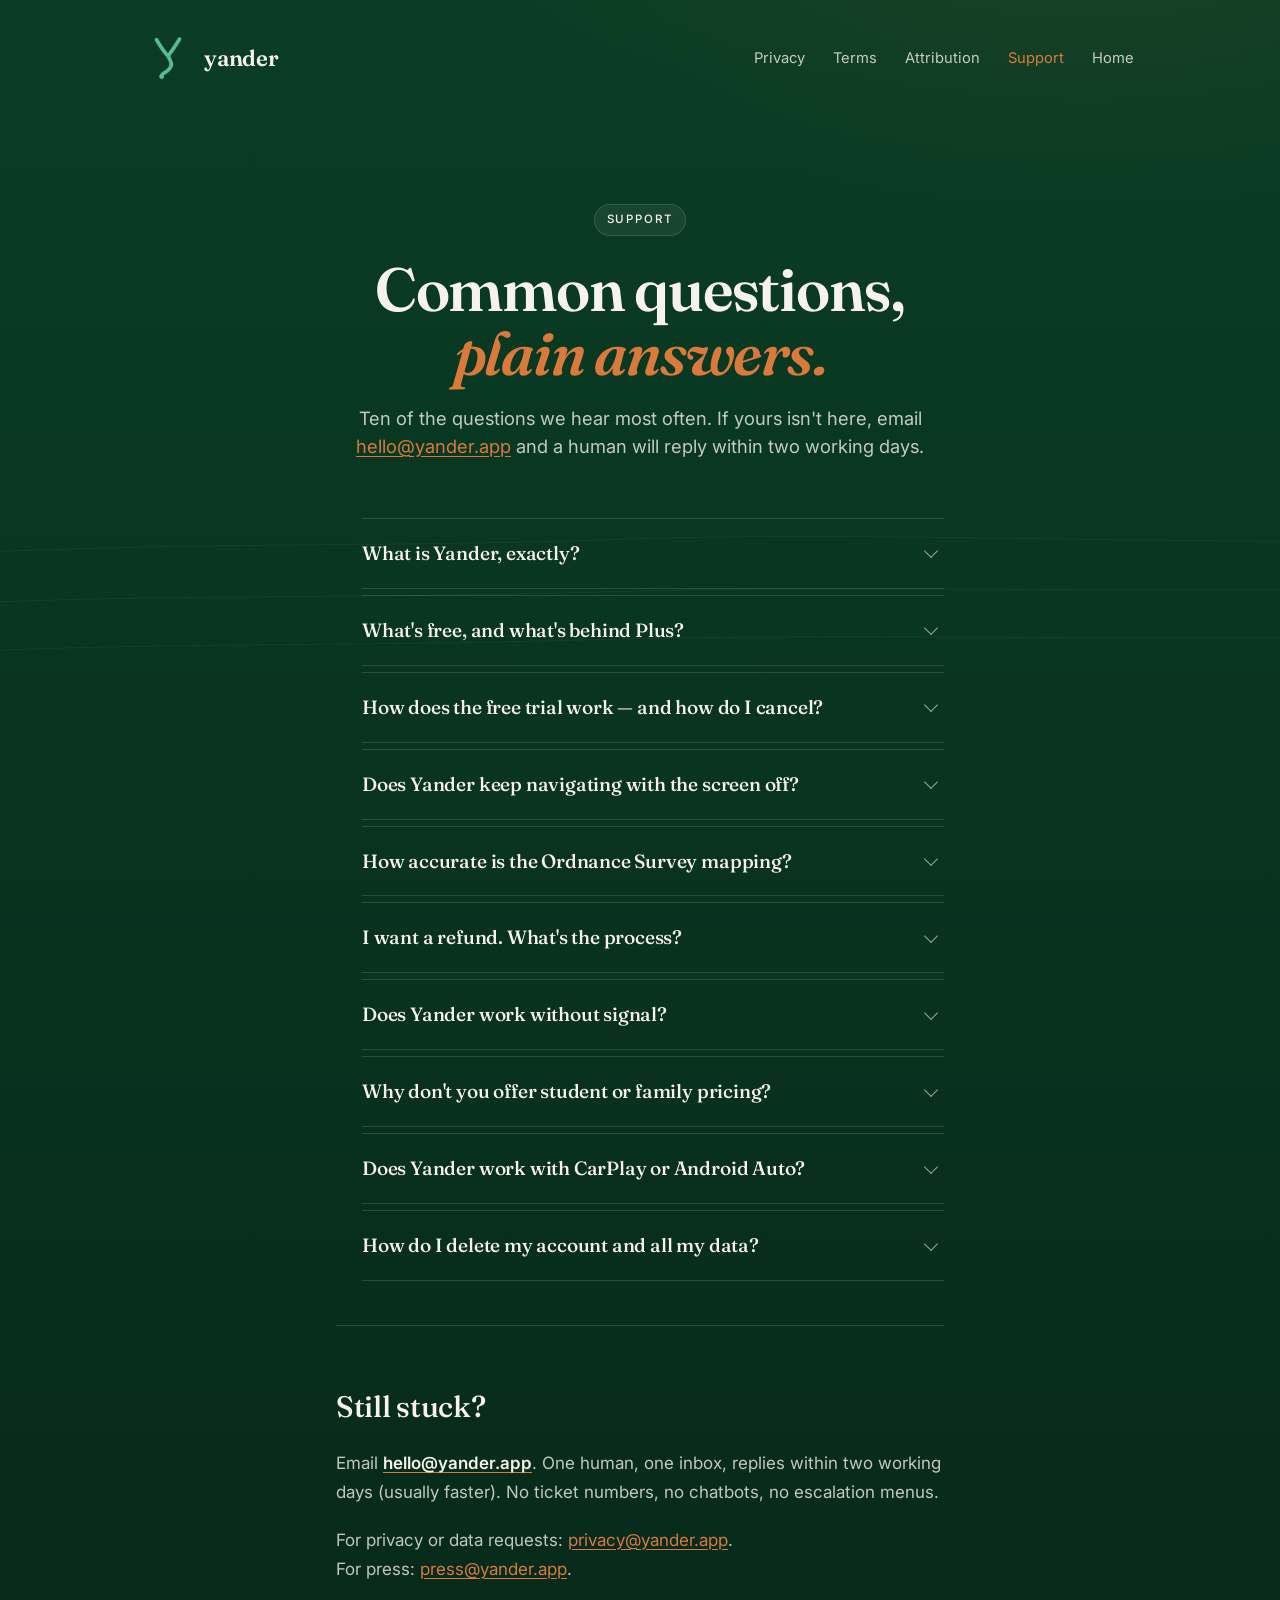
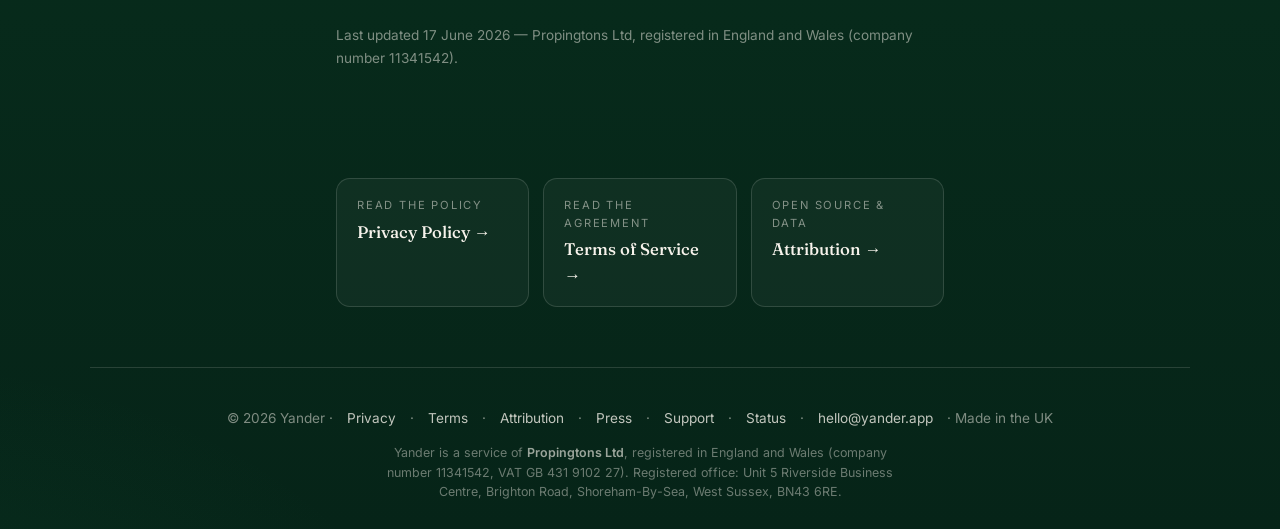
<file: support.html>
<!doctype html>
<html lang="en-GB">
<head>
<meta charset="utf-8" />
<meta name="viewport" content="width=device-width, initial-scale=1, viewport-fit=cover" />
<title>Support &amp; FAQ — Yander</title>
<meta name="description" content="Common questions about Yander — trials, cancellation, OS mapping, refunds, account deletion." />
<link rel="canonical" href="https://yander.app/support" />
<meta property="og:title" content="Support &amp; FAQ — Yander" />
<meta property="og:description" content="Common questions, plain answers." />
<meta property="og:type" content="website" />
<meta property="og:url" content="https://yander.app/support" />
<meta property="og:image" content="https://yander.app/assets/og.png" />
<meta property="og:locale" content="en_GB" />
<meta name="twitter:card" content="summary_large_image" />
<meta name="theme-color" content="#0a3d24" />
<link rel="icon" href="/assets/favicon.ico" sizes="any" />
<link rel="icon" type="image/png" sizes="32x32" href="/assets/favicon-32.png" />
<link rel="icon" type="image/png" sizes="16x16" href="/assets/favicon-16.png" />
<link rel="apple-touch-icon" sizes="180x180" href="/assets/apple-touch-icon.png" />
<link rel="preconnect" href="https://fonts.googleapis.com" />
<link rel="preconnect" href="https://fonts.gstatic.com" crossorigin />
<link href="https://fonts.googleapis.com/css2?family=Fraunces:ital,opsz,wght@0,9..144,400;0,9..144,500;0,9..144,600;1,9..144,500;1,9..144,600&family=Inter:wght@400;500;600&display=swap" rel="stylesheet" />
<link rel="stylesheet" href="/styles.css" />
<link rel="stylesheet" href="/legal.css" />
</head>
<body>

<svg class="topo" aria-hidden="true" viewBox="0 0 1600 900" preserveAspectRatio="xMidYMid slice">
  <defs>
    <linearGradient id="horizon-fade" x1="0" y1="0" x2="0" y2="1">
      <stop offset="0%" stop-color="#f7f3ec" stop-opacity="0" />
      <stop offset="55%" stop-color="#f7f3ec" stop-opacity="0.10" />
      <stop offset="100%" stop-color="#f7f3ec" stop-opacity="0" />
    </linearGradient>
    <mask id="horizon-mask"><rect x="0" y="0" width="1600" height="900" fill="url(#horizon-fade)" /></mask>
  </defs>
  <g stroke="#f7f3ec" stroke-opacity="0.18" stroke-width="0.6" fill="none" mask="url(#horizon-mask)">
    <line x1="-400" y1="900" x2="760" y2="540" />
    <line x1="-100" y1="900" x2="780" y2="540" />
    <line x1="200" y1="900" x2="795" y2="540" />
    <line x1="500" y1="900" x2="805" y2="540" />
    <line x1="800" y1="900" x2="815" y2="540" />
    <line x1="1100" y1="900" x2="825" y2="540" />
    <line x1="1400" y1="900" x2="835" y2="540" />
    <line x1="1700" y1="900" x2="845" y2="540" />
    <line x1="2000" y1="900" x2="855" y2="540" />
  </g>
  <g fill="none" stroke="#f7f3ec" stroke-opacity="0.10" stroke-width="1">
    <path d="M0,560 C300,540 520,548 760,540 C1020,530 1280,545 1600,540" />
    <path d="M0,610 C260,592 480,600 760,592 C1040,584 1280,594 1600,588" />
    <path d="M0,660 C240,640 460,648 740,640 C1040,632 1280,642 1600,636" />
  </g>
</svg>

<div class="legal-page">

  <header class="legal-nav">
    <a href="/" class="brand" aria-label="Yander home">
      <img class="emblem" src="/assets/yander-y.png" alt="" width="60" height="72" />
      <div class="brand__text">
        <div class="wordmark">yander</div>
      </div>
    </a>
    <nav class="legal-nav-links" aria-label="Legal pages">
      <a href="/privacy">Privacy</a>
      <a href="/terms">Terms</a>
      <a href="/attribution">Attribution</a>
      <a href="/support" aria-current="page">Support</a>
      <a href="/">Home</a>
    </nav>
  </header>

  <main>

    <section class="legal-hero">
      <span class="eyebrow">Support</span>
      <h1>Common questions, <em>plain answers.</em></h1>
      <p class="lede">Ten of the questions we hear most often. If yours isn't here, email <a href="mailto:hello@yander.app">hello@yander.app</a> and a human will reply within two working days.</p>
    </section>

    <article class="legal-prose">

      <ul class="faq-list">

        <li><details class="faq-item"><summary class="faq-q">What is Yander, exactly?</summary>
          <div class="faq-a">
            <p>Yander is a route planner and turn-by-turn navigator for the UK. It works in three modes — drive, cycle and walk — and it's built around the idea of the scenic route, not the fastest one.</p>
            <p>It will plan a route between two points (or a round trip from one point), read directions out loud as you go (including in vehicle mode), show you Ordnance Survey 1:25k mapping if you're on Plus, and export your route as a GPX file.</p>
            <p>It will not show ads. It will not sell your location. It will not nag you to upgrade.</p>
          </div>
        </details></li>

        <li><details class="faq-item"><summary class="faq-q">What's free, and what's behind Plus?</summary>
          <div class="faq-a">
            <p>Paid plans aren't open yet. Everything in Yander is free while we finish building it. This is how the plans will work when they launch.</p>
            <p><strong>Wanderer (free, forever):</strong> routes up to 50 miles, up to 3 saved routes, voice-guided driving with the OpenStreetMap basemap, GPX export with a small Yander watermark.</p>
            <p><strong>Plus (£3.99/month or £34.99/year, 7-day free trial):</strong> unlimited route length, unlimited saved routes, Ordnance Survey 1:25k + Open Roads mapping, Scenic and Breathtaking route choices, clean GPX export.</p>
            <p><strong>Week Pass (£4.99, one-off):</strong> all Plus features for seven days. Does not auto-renew. Buy it again if you want it again.</p>
          </div>
        </details></li>

        <li><details class="faq-item"><summary class="faq-q">How does the free trial work — and how do I cancel?</summary>
          <div class="faq-a">
            <p>The trial opens when paid plans launch. Here's how it will work. When you start the seven-day Plus trial, three things happen. A small <strong>"Trial — N days left"</strong> badge appears on your Profile screen and stays there for the entire trial. We send you an email on <strong>Day 5</strong> reminding you the trial ends in 48 hours. We send a second email on <strong>Day 7</strong> at 09:00 telling you the trial ends today.</p>
            <p>To cancel: open Yander → tap <strong>Profile</strong> → tap <strong>Membership</strong> → tap <strong>Cancel</strong>. That's three taps. You can do it at any point during the trial and you won't be charged.</p>
            <p>We do not show a "wait, are you sure?" screen with discounts. We do not delay the cancel. If you cancel mid-trial, you keep Plus until the trial ends, then drop back to the free tier with all your saved routes intact (limited to the first three).</p>
          </div>
        </details></li>

        <li><details class="faq-item"><summary class="faq-q">Does Yander keep navigating with the screen off?</summary>
          <div class="faq-a">
            <p>Not at the moment. Yander runs in your phone's browser, or from your home screen if you've installed it. Phones only let web apps use your location while they're open on screen.</p>
            <p>For turn-by-turn guidance, keep Yander open and the screen on. A dashboard or handlebar mount helps. If you switch to another app or lock the screen, guidance may pause, and picks up again when you come back.</p>
            <p>We don't track you in the background. Yander only uses your location while it's open, to plan and follow your route.</p>
          </div>
        </details></li>

        <li><details class="faq-item"><summary class="faq-q">How accurate is the Ordnance Survey mapping?</summary>
          <div class="faq-a">
            <p>On Plus, Yander ships Ordnance Survey 1:25k Explorer mapping and Open Roads — the same data the OS Maps app uses, licensed directly from Ordnance Survey. It's the gold standard for UK terrain mapping: every footpath, bridleway, contour line, and right-of-way is on there.</p>
            <p>Ordnance Survey mapping covers the whole of Great Britain. Northern Ireland uses OSM data (we're working on OSNI licensing for a future release).</p>
            <p>If you spot a mapping error, it's almost certainly in the underlying OS or OSM data, not in Yander. Report it to Ordnance Survey at <a href="https://osmaps.com/help" rel="noopener">osmaps.com/help</a> or to OpenStreetMap at <a href="https://www.openstreetmap.org" rel="noopener">openstreetmap.org</a>.</p>
          </div>
        </details></li>

        <li><details class="faq-item"><summary class="faq-q">I want a refund. What's the process?</summary>
          <div class="faq-a">
            <p>If you're within 14 days of your first Plus purchase, email <a href="mailto:hello@yander.app">hello@yander.app</a> with your receipt and we'll refund you in full the same working day, with no conditions. This is on top of your statutory rights under the Consumer Rights Act 2015 and the Consumer Contracts Regulations 2013.</p>
          </div>
        </details></li>

        <li><details class="faq-item"><summary class="faq-q">Does Yander work without signal?</summary>
          <div class="faq-a">
            <p>Not yet. Yander needs a mobile data or Wi-Fi connection to plan routes, load the map, find stops and give directions.</p>
            <p>Offline maps are something we'd like to add. We'll update this page if and when they arrive.</p>
          </div>
        </details></li>

        <li><details class="faq-item"><summary class="faq-q">Why don't you offer student or family pricing?</summary>
          <div class="faq-a">
            <p>Because we don't want to bait people with a discount and then quietly hope they forget to cancel.</p>
            <p>The price is the same for everyone. £3.99 a month or £34.99 a year. If that's too much, the free tier is genuinely usable — 50 miles covers most day trips and plenty of walks. If you want Plus for a one-off weekend, buy the £4.99 Week Pass.</p>
          </div>
        </details></li>

        <li><details class="faq-item"><summary class="faq-q">Does Yander work with CarPlay or Android Auto?</summary>
          <div class="faq-a">
            <p>Not yet. Yander is a web app, and CarPlay and Android Auto only work with apps from the App Store or Google Play. We'd like to offer it in future. If you rely on your car's screen, please wait for that before paying for Plus.</p>
            <p>In the meantime, drive mode works on your phone screen with voice guidance reading turns out loud. We recommend a dashboard mount.</p>
          </div>
        </details></li>

        <li><details class="faq-item"><summary class="faq-q">How do I delete my account and all my data?</summary>
          <div class="faq-a">
            <p>Open Yander → <strong>Profile</strong> → <strong>Settings</strong> → <strong>Delete account</strong>. Confirm with your email and we'll wipe your account, saved routes, and any cached location data within 24 hours. We do not keep "soft-deleted" copies. There is no recovery window.</p>
            <p>If you'd rather email us, send a deletion request to <a href="mailto:hello@yander.app">hello@yander.app</a> from the email on file and we'll do it within two working days. You have this right under UK GDPR Article 17.</p>
            <p>If you only want to wipe the app from your phone but keep your account (e.g. you're reinstalling), just uninstall — your routes are synced and will be there when you sign back in.</p>
          </div>
        </details></li>

      </ul>

      <hr/>

      <h2 id="still-stuck">Still stuck?</h2>
      <p>Email <a href="mailto:hello@yander.app"><strong>hello@yander.app</strong></a>. One human, one inbox, replies within two working days (usually faster). No ticket numbers, no chatbots, no escalation menus.</p>
      <p>For privacy or data requests: <a href="mailto:privacy@yander.app">privacy@yander.app</a>.<br/>
      For press: <a href="mailto:press@yander.app">press@yander.app</a>.</p>

      <p style="color: rgba(247,243,236,0.5); font-size: 0.85rem; margin-top: 40px;">Last updated 17 June 2026 — Propingtons Ltd, registered in England and Wales (company number 11341542).</p>

    </article>

    <section class="legal-crosslinks">
      <a href="/privacy"><span class="label">Read the policy</span><span class="target">Privacy Policy →</span></a>
      <a href="/terms"><span class="label">Read the agreement</span><span class="target">Terms of Service →</span></a>
      <a href="/attribution"><span class="label">Open source &amp; data</span><span class="target">Attribution →</span></a>
    </section>

  </main>

  <footer class="legal-foot">
    <p>© 2026 Yander · <a href="/privacy">Privacy</a> · <a href="/terms">Terms</a> · <a href="/attribution">Attribution</a> · <a href="/press">Press</a> · <a href="/support">Support</a> · <a href="https://stats.uptimerobot.com/J82cduOtnJ" target="_blank" rel="noopener">Status</a> · <a href="mailto:hello@yander.app">hello@yander.app</a> · Made in the UK</p>
    <p class="legal-foot__company">Yander is a service of <strong>Propingtons Ltd</strong>, registered in England and Wales (company number 11341542, VAT GB 431 9102 27). Registered office: Unit 5 Riverside Business Centre, Brighton Road, Shoreham-By-Sea, West Sussex, BN43 6RE.</p>
  </footer>

</div>

  <!-- Sentry error monitoring -->
  <script src="https://js.sentry-cdn.com/188f1d1484dcd461d19dea6576488ead.min.js" crossorigin="anonymous"></script>
  <script>
    Sentry.onLoad(function() {
      Sentry.init({
        dsn: "https://188f1d1484dcd461d19dea6576488ead@o4511588979310592.ingest.de.sentry.io/4511589018566736",
        environment: "production",
        release: "yander-holding",
        sendDefaultPii: false,
        tracesSampleRate: 0.1,
        replaysSessionSampleRate: 0,
        replaysOnErrorSampleRate: 0
      });
    });
  </script>
  <!-- End Sentry -->
  <!-- Cloudflare Web Analytics -->
  <script defer src="https://static.cloudflareinsights.com/beacon.min.js" data-cf-beacon='{"token": "6b4f532af244424e842f4cba1ee173ea"}'></script>
  <!-- End Cloudflare Web Analytics -->
</body>
</html>
</file>
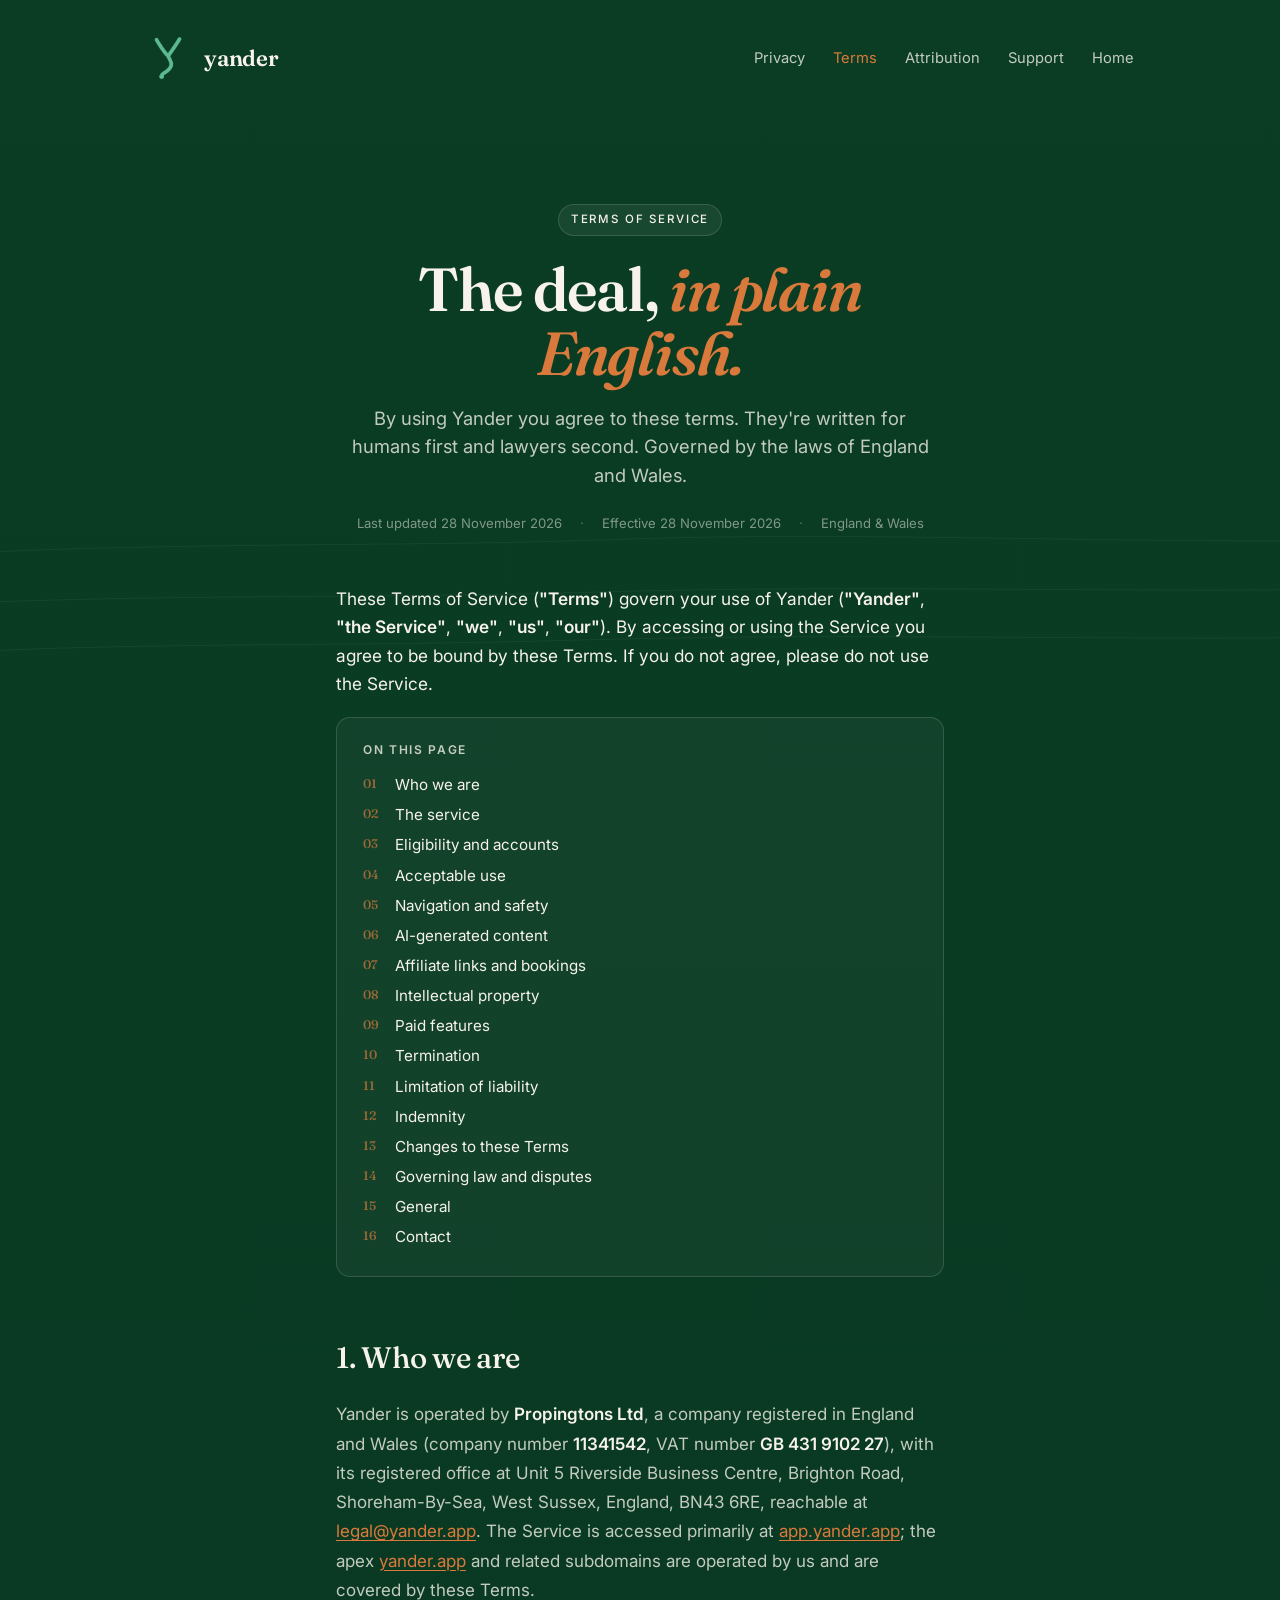
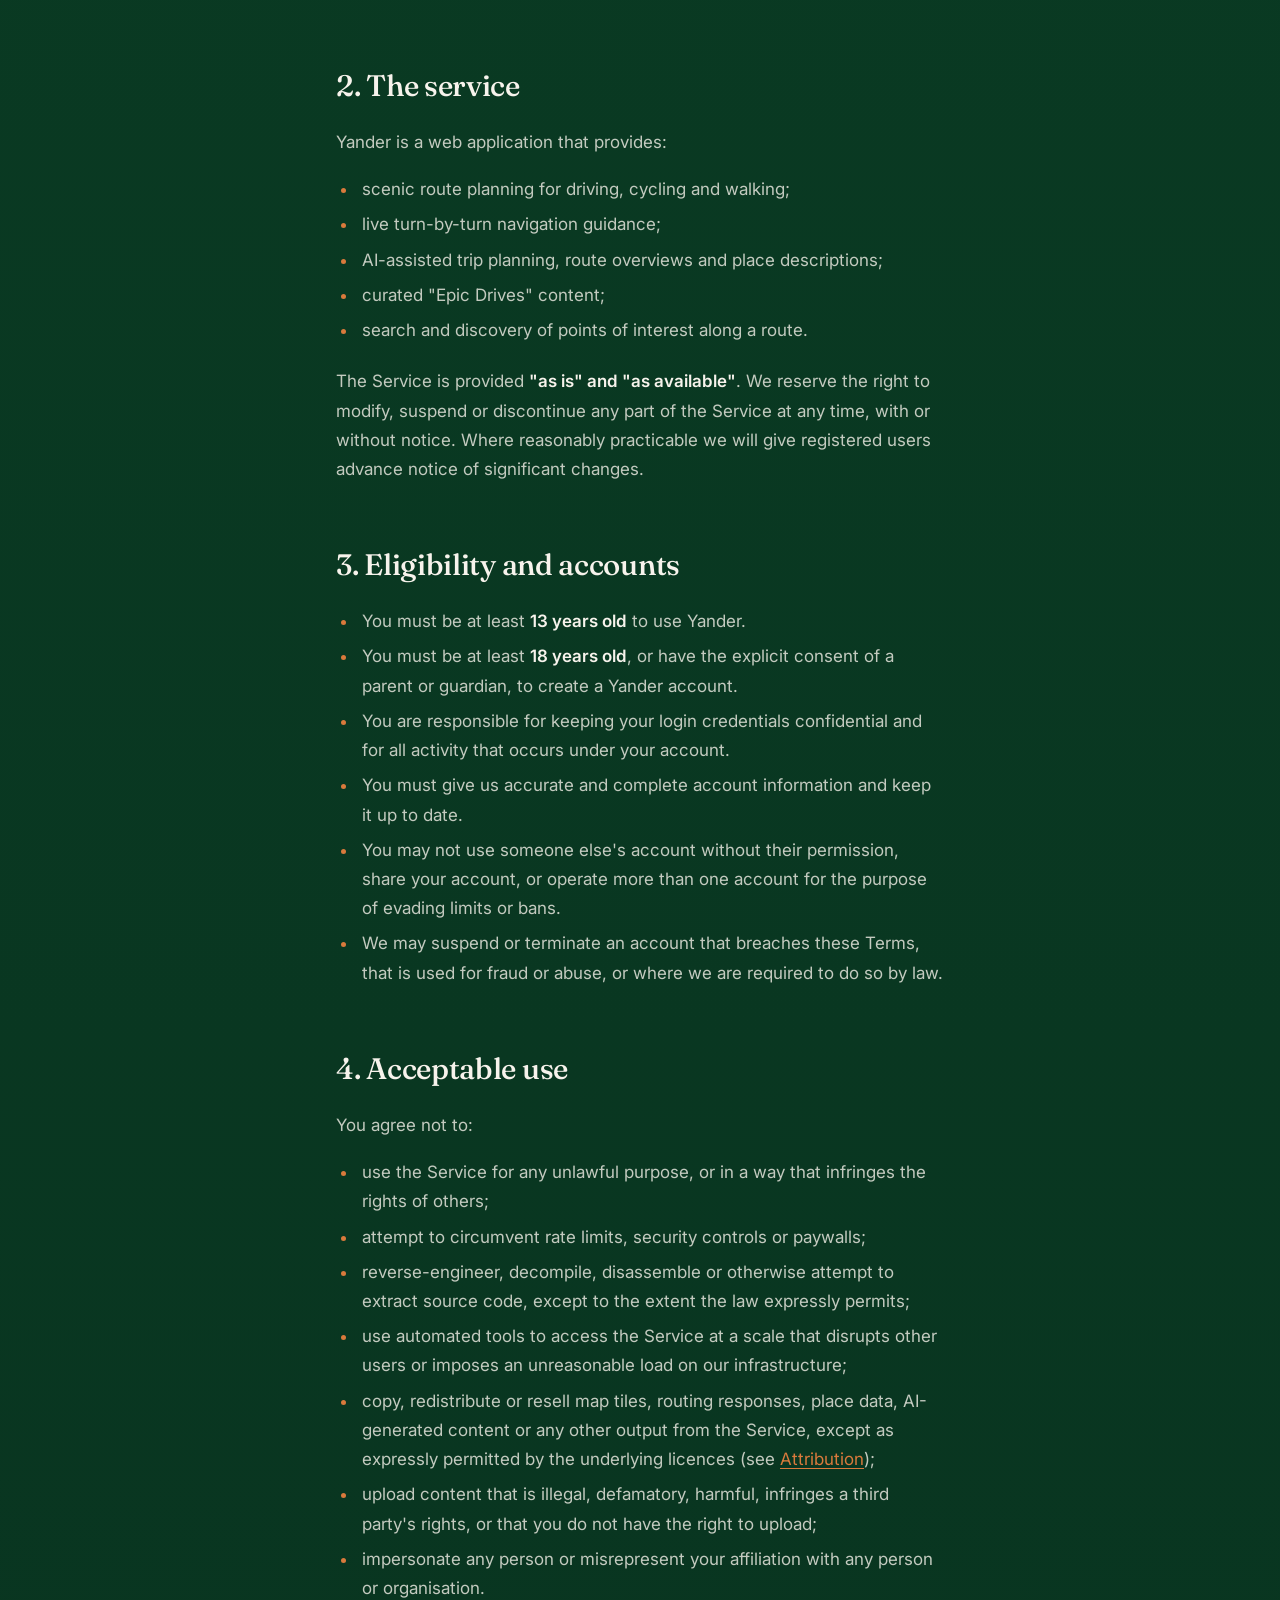
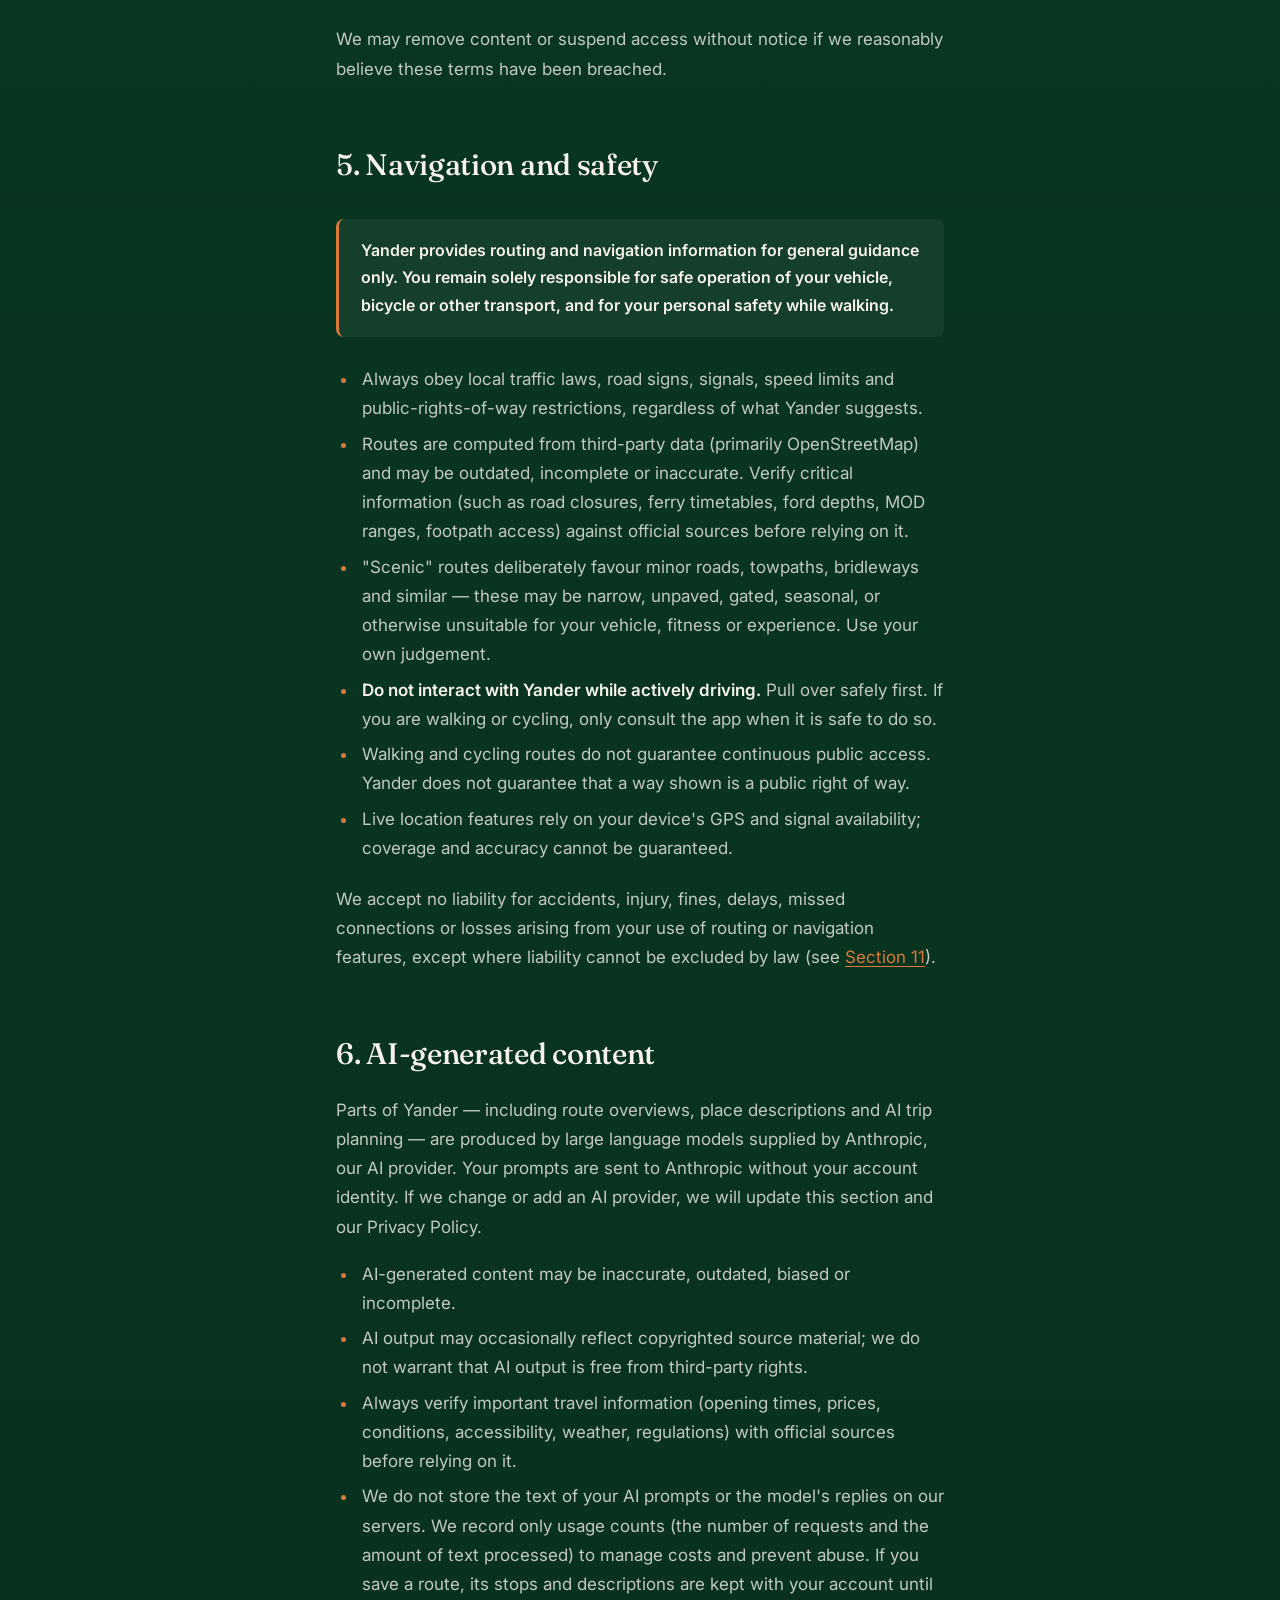
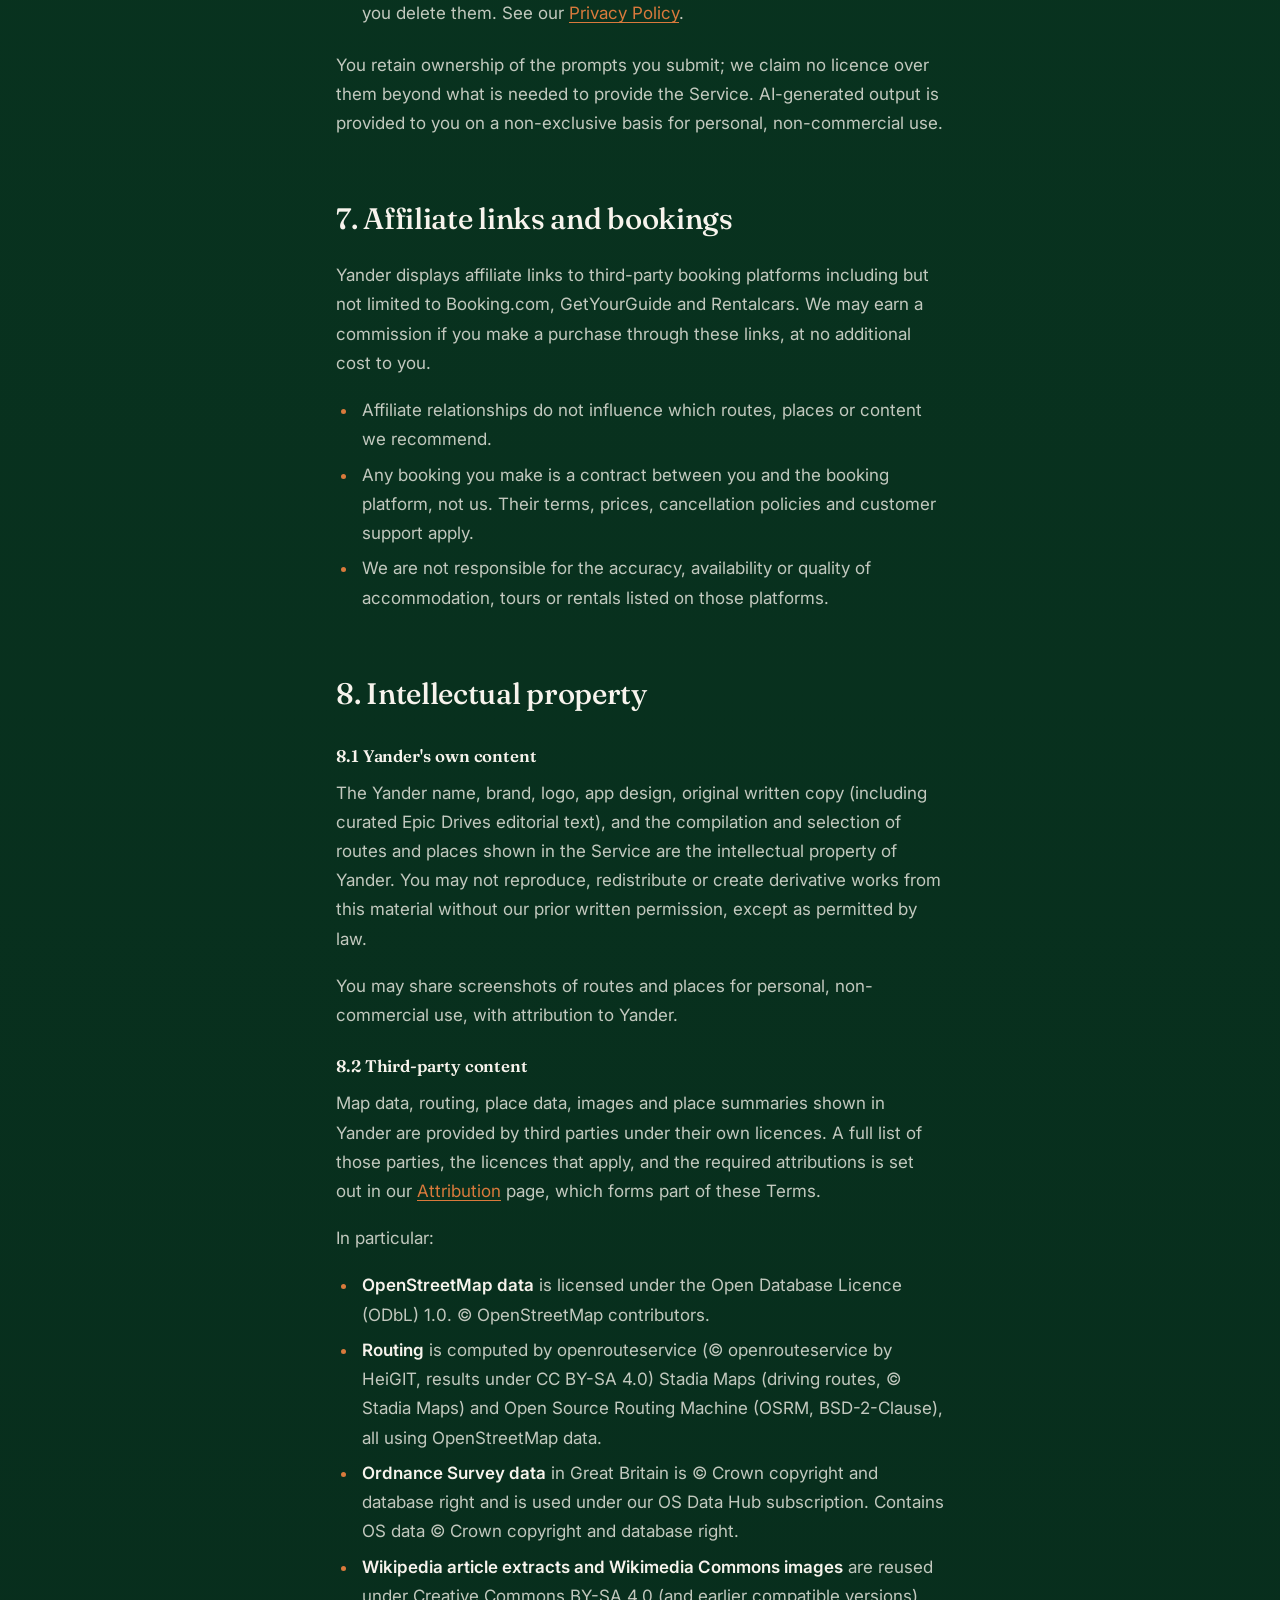
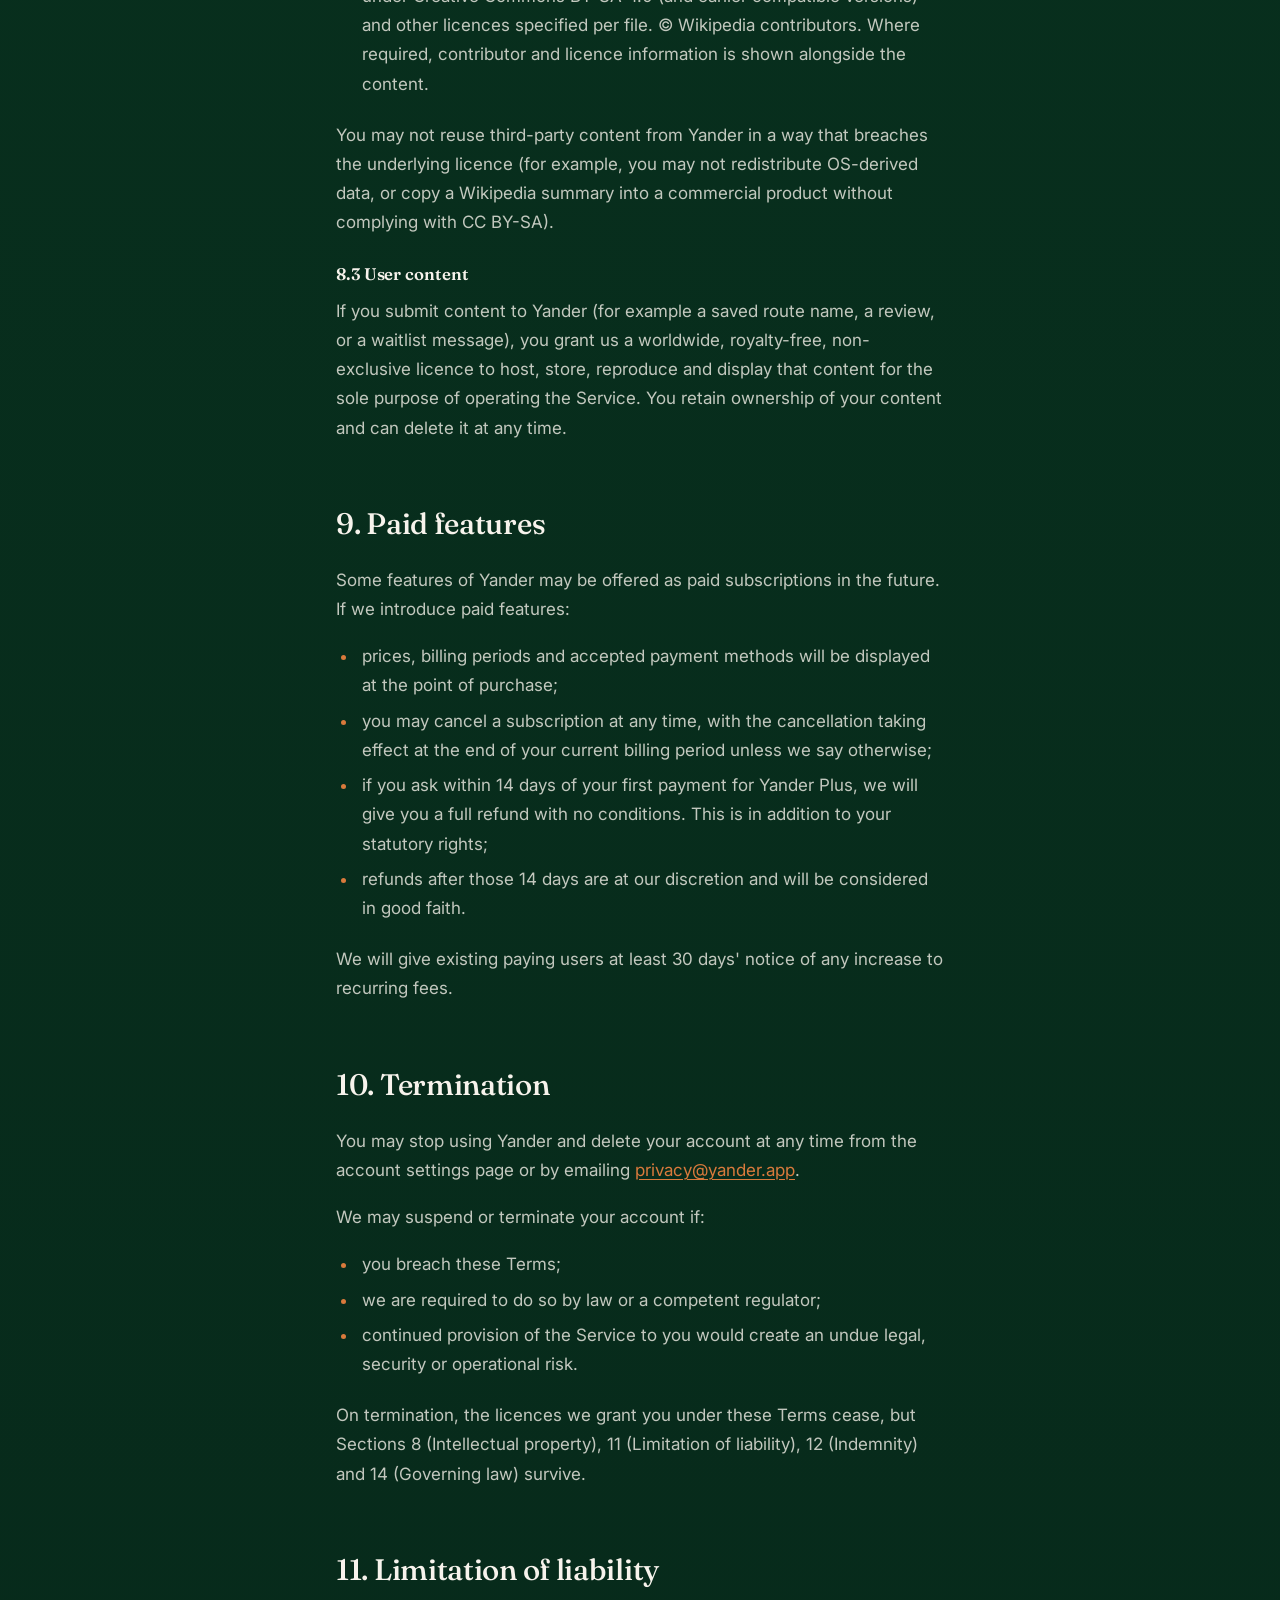
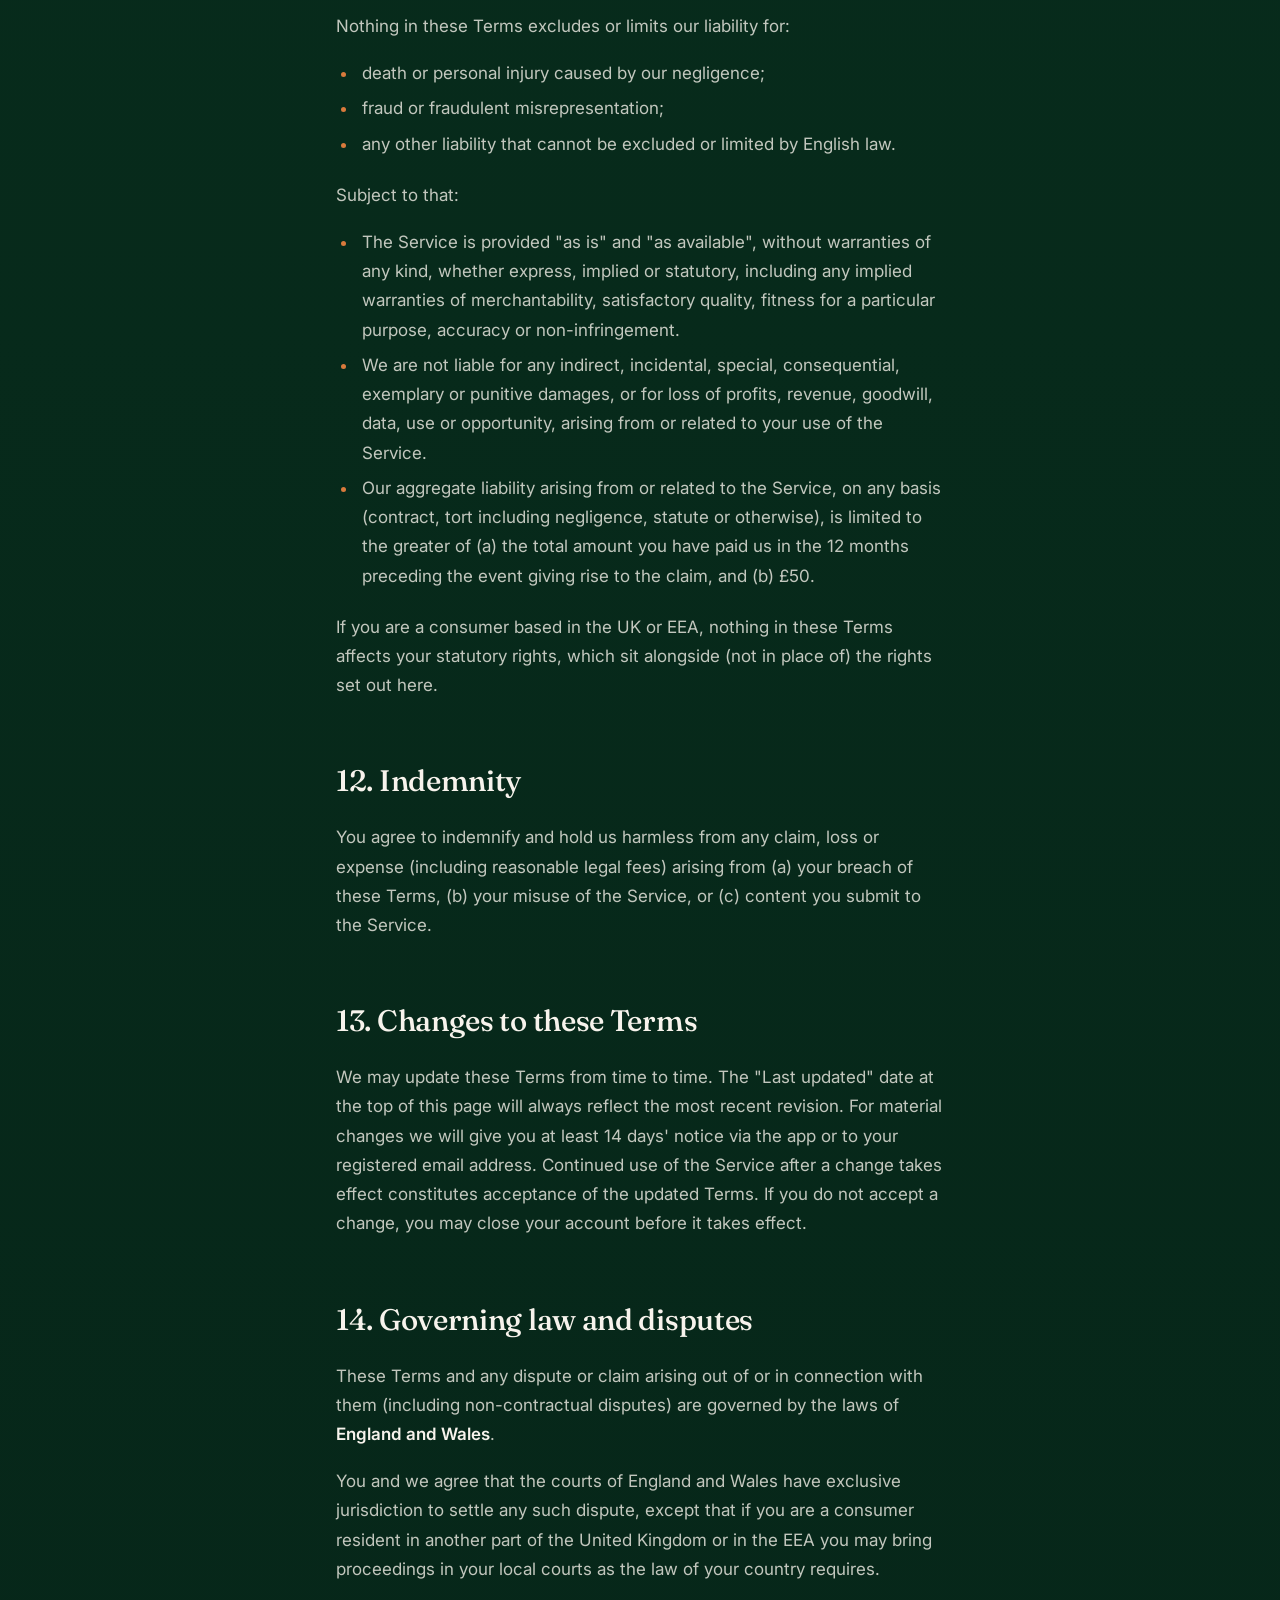
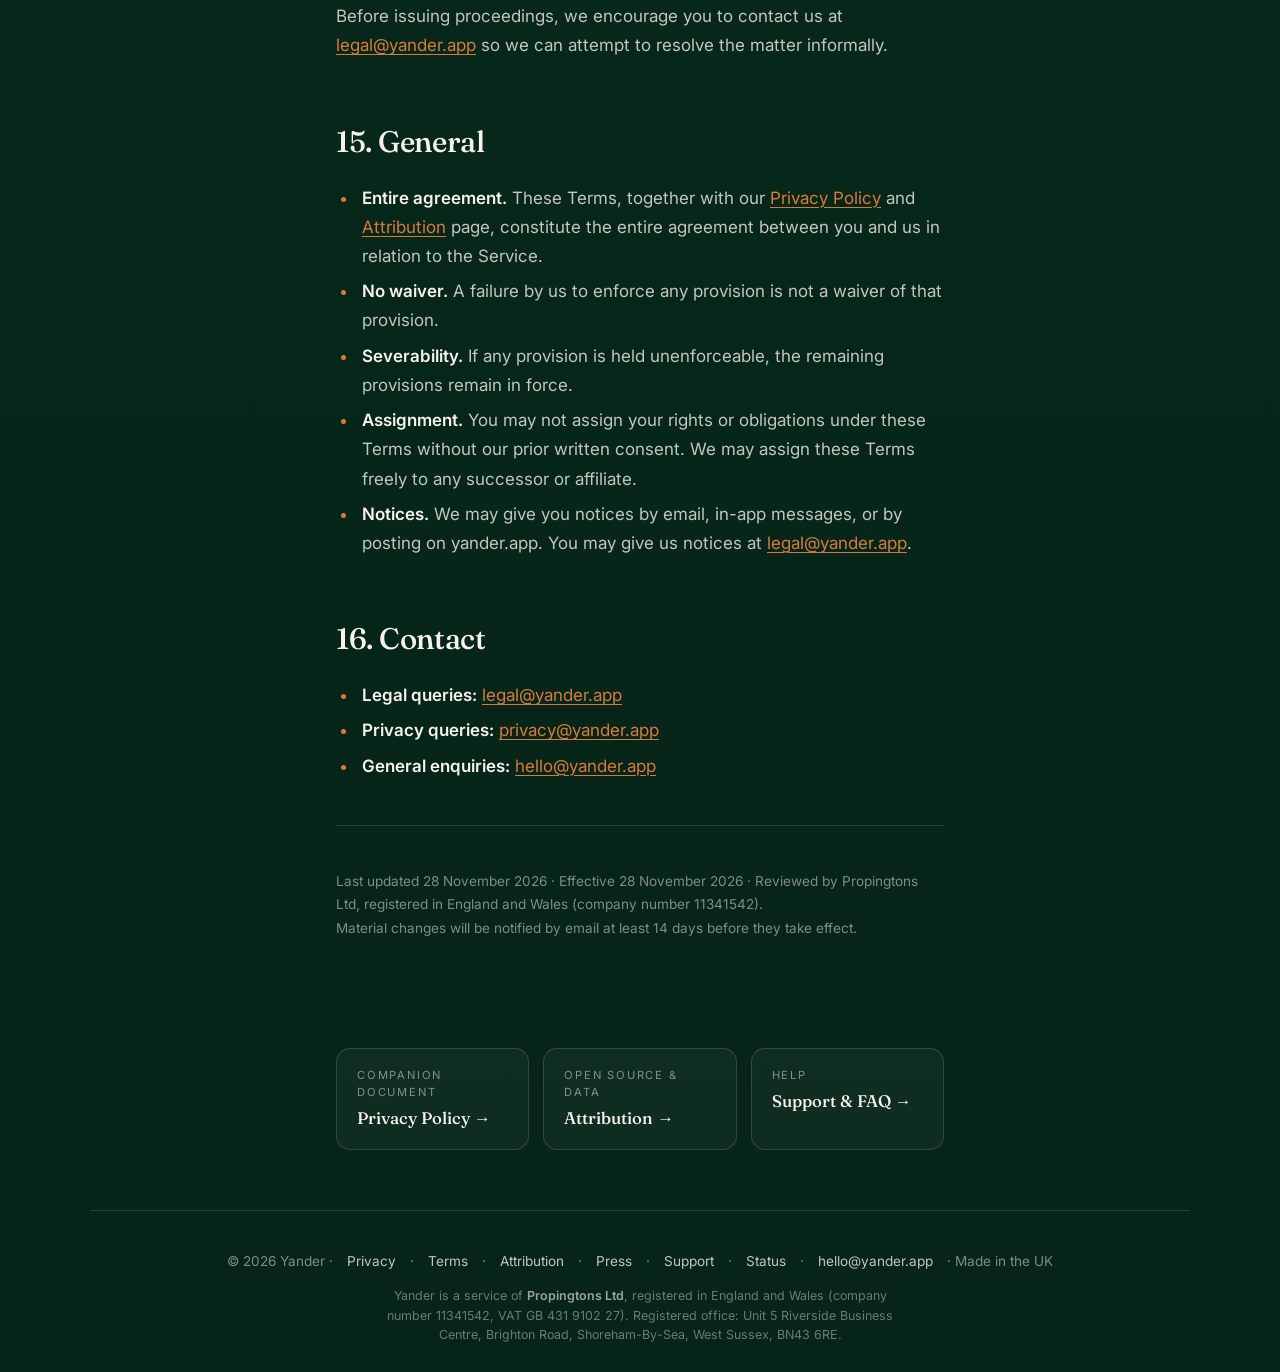
<file: terms.html>
<!doctype html>
<html lang="en-GB">
<head>
<meta charset="utf-8" />
<meta name="viewport" content="width=device-width, initial-scale=1, viewport-fit=cover" />
<title>Terms of Service — Yander</title>
<meta name="description" content="The terms that govern your use of Yander. Plain-English summary plus the full text, governed by the laws of England and Wales." />
<link rel="canonical" href="https://yander.app/terms" />
<meta property="og:title" content="Terms of Service — Yander" />
<meta property="og:description" content="The deal, in plain English." />
<meta property="og:type" content="website" />
<meta property="og:url" content="https://yander.app/terms" />
<meta property="og:image" content="https://yander.app/assets/og.png" />
<meta property="og:locale" content="en_GB" />
<meta name="twitter:card" content="summary_large_image" />
<meta name="theme-color" content="#0a3d24" />
<link rel="icon" href="/assets/favicon.ico" sizes="any" />
<link rel="icon" type="image/png" sizes="32x32" href="/assets/favicon-32.png" />
<link rel="icon" type="image/png" sizes="16x16" href="/assets/favicon-16.png" />
<link rel="apple-touch-icon" sizes="180x180" href="/assets/apple-touch-icon.png" />
<link rel="preconnect" href="https://fonts.googleapis.com" />
<link rel="preconnect" href="https://fonts.gstatic.com" crossorigin />
<link href="https://fonts.googleapis.com/css2?family=Fraunces:ital,opsz,wght@0,9..144,400;0,9..144,500;0,9..144,600;1,9..144,500;1,9..144,600&family=Inter:wght@400;500;600&display=swap" rel="stylesheet" />
<link rel="stylesheet" href="/styles.css" />
<link rel="stylesheet" href="/legal.css" />
</head>
<body>

<svg class="topo" aria-hidden="true" viewBox="0 0 1600 900" preserveAspectRatio="xMidYMid slice">
  <defs>
    <linearGradient id="horizon-fade-t" x1="0" y1="0" x2="0" y2="1">
      <stop offset="0%" stop-color="#f7f3ec" stop-opacity="0" />
      <stop offset="55%" stop-color="#f7f3ec" stop-opacity="0.10" />
      <stop offset="100%" stop-color="#f7f3ec" stop-opacity="0" />
    </linearGradient>
    <mask id="horizon-mask-t"><rect x="0" y="0" width="1600" height="900" fill="url(#horizon-fade-t)" /></mask>
  </defs>
  <g stroke="#f7f3ec" stroke-opacity="0.18" stroke-width="0.6" fill="none" mask="url(#horizon-mask-t)">
    <line x1="-400" y1="900" x2="760" y2="540" />
    <line x1="-100" y1="900" x2="780" y2="540" />
    <line x1="200" y1="900" x2="795" y2="540" />
    <line x1="500" y1="900" x2="805" y2="540" />
    <line x1="800" y1="900" x2="815" y2="540" />
    <line x1="1100" y1="900" x2="825" y2="540" />
    <line x1="1400" y1="900" x2="835" y2="540" />
    <line x1="1700" y1="900" x2="845" y2="540" />
    <line x1="2000" y1="900" x2="855" y2="540" />
  </g>
  <g fill="none" stroke="#f7f3ec" stroke-opacity="0.10" stroke-width="1">
    <path d="M0,560 C300,540 520,548 760,540 C1020,530 1280,545 1600,540" />
    <path d="M0,610 C260,592 480,600 760,592 C1040,584 1280,594 1600,588" />
    <path d="M0,660 C240,640 460,648 740,640 C1040,632 1280,642 1600,636" />
  </g>
</svg>

<div class="legal-page">

  <header class="legal-nav">
    <a href="/" class="brand" aria-label="Yander home">
      <img class="emblem" src="/assets/yander-y.png" alt="" width="60" height="72" />
      <div class="brand__text">
        <div class="wordmark">yander</div>
      </div>
    </a>
    <nav class="legal-nav-links" aria-label="Legal pages">
      <a href="/privacy">Privacy</a>
      <a href="/terms" aria-current="page">Terms</a>
      <a href="/attribution">Attribution</a>
      <a href="/support">Support</a>
      <a href="/">Home</a>
    </nav>
  </header>

  <main>

    <section class="legal-hero">
      <span class="eyebrow">Terms of Service</span>
      <h1>The deal, <em>in plain English.</em></h1>
      <p class="lede">By using Yander you agree to these terms. They're written for humans first and lawyers second. Governed by the laws of England and Wales.</p>
      <div class="legal-meta">
        <span>Last updated 28 November 2026</span>
        <span>Effective 28 November 2026</span>
        <span>England &amp; Wales</span>
      </div>
    </section>

    <article class="legal-prose">

      <p class="lede-intro">These Terms of Service (<strong>"Terms"</strong>) govern your use of Yander (<strong>"Yander"</strong>, <strong>"the Service"</strong>, <strong>"we"</strong>, <strong>"us"</strong>, <strong>"our"</strong>). By accessing or using the Service you agree to be bound by these Terms. If you do not agree, please do not use the Service.</p>

      <nav class="legal-toc" aria-label="Contents">
        <h2>On this page</h2>
        <ol>
          <li><a href="#who">Who we are</a></li>
          <li><a href="#service">The service</a></li>
          <li><a href="#eligibility">Eligibility and accounts</a></li>
          <li><a href="#acceptable">Acceptable use</a></li>
          <li><a href="#safety">Navigation and safety</a></li>
          <li><a href="#ai">AI-generated content</a></li>
          <li><a href="#affiliate">Affiliate links and bookings</a></li>
          <li><a href="#ip">Intellectual property</a></li>
          <li><a href="#paid">Paid features</a></li>
          <li><a href="#termination">Termination</a></li>
          <li><a href="#liability">Limitation of liability</a></li>
          <li><a href="#indemnity">Indemnity</a></li>
          <li><a href="#changes">Changes to these Terms</a></li>
          <li><a href="#law">Governing law and disputes</a></li>
          <li><a href="#general">General</a></li>
          <li><a href="#contact">Contact</a></li>
        </ol>
      </nav>

      <h2 id="who">1. Who we are</h2>
      <p>Yander is operated by <strong>Propingtons Ltd</strong>, a company registered in England and Wales (company number <strong>11341542</strong>, VAT number <strong>GB 431 9102 27</strong>), with its registered office at Unit 5 Riverside Business Centre, Brighton Road, Shoreham-By-Sea, West Sussex, England, BN43 6RE, reachable at <a href="mailto:legal@yander.app">legal@yander.app</a>. The Service is accessed primarily at <a href="https://app.yander.app" rel="noopener">app.yander.app</a>; the apex <a href="/">yander.app</a> and related subdomains are operated by us and are covered by these Terms.</p>

      <h2 id="service">2. The service</h2>
      <p>Yander is a web application that provides:</p>
      <ul>
        <li>scenic route planning for driving, cycling and walking;</li>
        <li>live turn-by-turn navigation guidance;</li>
        <li>AI-assisted trip planning, route overviews and place descriptions;</li>
        <li>curated "Epic Drives" content;</li>
        <li>search and discovery of points of interest along a route.</li>
      </ul>
      <p>The Service is provided <strong>"as is" and "as available"</strong>. We reserve the right to modify, suspend or discontinue any part of the Service at any time, with or without notice. Where reasonably practicable we will give registered users advance notice of significant changes.</p>

      <h2 id="eligibility">3. Eligibility and accounts</h2>
      <ul>
        <li>You must be at least <strong>13 years old</strong> to use Yander.</li>
        <li>You must be at least <strong>18 years old</strong>, or have the explicit consent of a parent or guardian, to create a Yander account.</li>
        <li>You are responsible for keeping your login credentials confidential and for all activity that occurs under your account.</li>
        <li>You must give us accurate and complete account information and keep it up to date.</li>
        <li>You may not use someone else's account without their permission, share your account, or operate more than one account for the purpose of evading limits or bans.</li>
        <li>We may suspend or terminate an account that breaches these Terms, that is used for fraud or abuse, or where we are required to do so by law.</li>
      </ul>

      <h2 id="acceptable">4. Acceptable use</h2>
      <p>You agree not to:</p>
      <ul>
        <li>use the Service for any unlawful purpose, or in a way that infringes the rights of others;</li>
        <li>attempt to circumvent rate limits, security controls or paywalls;</li>
        <li>reverse-engineer, decompile, disassemble or otherwise attempt to extract source code, except to the extent the law expressly permits;</li>
        <li>use automated tools to access the Service at a scale that disrupts other users or imposes an unreasonable load on our infrastructure;</li>
        <li>copy, redistribute or resell map tiles, routing responses, place data, AI-generated content or any other output from the Service, except as expressly permitted by the underlying licences (see <a href="/attribution">Attribution</a>);</li>
        <li>upload content that is illegal, defamatory, harmful, infringes a third party's rights, or that you do not have the right to upload;</li>
        <li>impersonate any person or misrepresent your affiliation with any person or organisation.</li>
      </ul>
      <p>We may remove content or suspend access without notice if we reasonably believe these terms have been breached.</p>

      <h2 id="safety">5. Navigation and safety</h2>
      <div class="callout">
        <p><strong>Yander provides routing and navigation information for general guidance only. You remain solely responsible for safe operation of your vehicle, bicycle or other transport, and for your personal safety while walking.</strong></p>
      </div>
      <ul>
        <li>Always obey local traffic laws, road signs, signals, speed limits and public-rights-of-way restrictions, regardless of what Yander suggests.</li>
        <li>Routes are computed from third-party data (primarily OpenStreetMap) and may be outdated, incomplete or inaccurate. Verify critical information (such as road closures, ferry timetables, ford depths, MOD ranges, footpath access) against official sources before relying on it.</li>
        <li>"Scenic" routes deliberately favour minor roads, towpaths, bridleways and similar — these may be narrow, unpaved, gated, seasonal, or otherwise unsuitable for your vehicle, fitness or experience. Use your own judgement.</li>
        <li><strong>Do not interact with Yander while actively driving.</strong> Pull over safely first. If you are walking or cycling, only consult the app when it is safe to do so.</li>
        <li>Walking and cycling routes do not guarantee continuous public access. Yander does not guarantee that a way shown is a public right of way.</li>
        <li>Live location features rely on your device's GPS and signal availability; coverage and accuracy cannot be guaranteed.</li>
      </ul>
      <p>We accept no liability for accidents, injury, fines, delays, missed connections or losses arising from your use of routing or navigation features, except where liability cannot be excluded by law (see <a href="#liability">Section 11</a>).</p>

      <h2 id="ai">6. AI-generated content</h2>
      <p>Parts of Yander — including route overviews, place descriptions and AI trip planning — are produced by large language models supplied by Anthropic, our AI provider. Your prompts are sent to Anthropic without your account identity. If we change or add an AI provider, we will update this section and our Privacy Policy.</p>
      <ul>
        <li>AI-generated content may be inaccurate, outdated, biased or incomplete.</li>
        <li>AI output may occasionally reflect copyrighted source material; we do not warrant that AI output is free from third-party rights.</li>
        <li>Always verify important travel information (opening times, prices, conditions, accessibility, weather, regulations) with official sources before relying on it.</li>
        <li>We do not store the text of your AI prompts or the model's replies on our servers. We record only usage counts (the number of requests and the amount of text processed) to manage costs and prevent abuse. If you save a route, its stops and descriptions are kept with your account until you delete them. See our <a href="/privacy">Privacy Policy</a>.</li>
      </ul>
      <p>You retain ownership of the prompts you submit; we claim no licence over them beyond what is needed to provide the Service. AI-generated output is provided to you on a non-exclusive basis for personal, non-commercial use.</p>

      <h2 id="affiliate">7. Affiliate links and bookings</h2>
      <p>Yander displays affiliate links to third-party booking platforms including but not limited to Booking.com, GetYourGuide and Rentalcars. We may earn a commission if you make a purchase through these links, at no additional cost to you.</p>
      <ul>
        <li>Affiliate relationships do not influence which routes, places or content we recommend.</li>
        <li>Any booking you make is a contract between you and the booking platform, not us. Their terms, prices, cancellation policies and customer support apply.</li>
        <li>We are not responsible for the accuracy, availability or quality of accommodation, tours or rentals listed on those platforms.</li>
      </ul>

      <h2 id="ip">8. Intellectual property</h2>

      <h3>8.1 Yander's own content</h3>
      <p>The Yander name, brand, logo, app design, original written copy (including curated Epic Drives editorial text), and the compilation and selection of routes and places shown in the Service are the intellectual property of Yander. You may not reproduce, redistribute or create derivative works from this material without our prior written permission, except as permitted by law.</p>
      <p>You may share screenshots of routes and places for personal, non-commercial use, with attribution to Yander.</p>

      <h3>8.2 Third-party content</h3>
      <p>Map data, routing, place data, images and place summaries shown in Yander are provided by third parties under their own licences. A full list of those parties, the licences that apply, and the required attributions is set out in our <a href="/attribution">Attribution</a> page, which forms part of these Terms.</p>
      <p>In particular:</p>
      <ul>
        <li><strong>OpenStreetMap data</strong> is licensed under the Open Database Licence (ODbL) 1.0. © OpenStreetMap contributors.</li>
        <li><strong>Routing</strong> is computed by openrouteservice (© openrouteservice by HeiGIT, results under CC BY-SA 4.0) Stadia Maps (driving routes, © Stadia Maps) and Open Source Routing Machine (OSRM, BSD-2-Clause), all using OpenStreetMap data.</li>
        <li><strong>Ordnance Survey data</strong> in Great Britain is © Crown copyright and database right and is used under our OS Data Hub subscription. Contains OS data © Crown copyright and database right.</li>
        <li><strong>Wikipedia article extracts and Wikimedia Commons images</strong> are reused under Creative Commons BY-SA 4.0 (and earlier compatible versions) and other licences specified per file. © Wikipedia contributors. Where required, contributor and licence information is shown alongside the content.</li>
      </ul>
      <p>You may not reuse third-party content from Yander in a way that breaches the underlying licence (for example, you may not redistribute OS-derived data, or copy a Wikipedia summary into a commercial product without complying with CC BY-SA).</p>

      <h3>8.3 User content</h3>
      <p>If you submit content to Yander (for example a saved route name, a review, or a waitlist message), you grant us a worldwide, royalty-free, non-exclusive licence to host, store, reproduce and display that content for the sole purpose of operating the Service. You retain ownership of your content and can delete it at any time.</p>

      <h2 id="paid">9. Paid features</h2>
      <p>Some features of Yander may be offered as paid subscriptions in the future. If we introduce paid features:</p>
      <ul>
        <li>prices, billing periods and accepted payment methods will be displayed at the point of purchase;</li>
        <li>you may cancel a subscription at any time, with the cancellation taking effect at the end of your current billing period unless we say otherwise;</li>
        <li>if you ask within 14 days of your first payment for Yander Plus, we will give you a full refund with no conditions. This is in addition to your statutory rights;</li>
        <li>refunds after those 14 days are at our discretion and will be considered in good faith.</li>
      </ul>
      <p>We will give existing paying users at least 30 days' notice of any increase to recurring fees.</p>

      <h2 id="termination">10. Termination</h2>
      <p>You may stop using Yander and delete your account at any time from the account settings page or by emailing <a href="mailto:privacy@yander.app">privacy@yander.app</a>.</p>
      <p>We may suspend or terminate your account if:</p>
      <ul>
        <li>you breach these Terms;</li>
        <li>we are required to do so by law or a competent regulator;</li>
        <li>continued provision of the Service to you would create an undue legal, security or operational risk.</li>
      </ul>
      <p>On termination, the licences we grant you under these Terms cease, but Sections 8 (Intellectual property), 11 (Limitation of liability), 12 (Indemnity) and 14 (Governing law) survive.</p>

      <h2 id="liability">11. Limitation of liability</h2>
      <p>Nothing in these Terms excludes or limits our liability for:</p>
      <ul>
        <li>death or personal injury caused by our negligence;</li>
        <li>fraud or fraudulent misrepresentation;</li>
        <li>any other liability that cannot be excluded or limited by English law.</li>
      </ul>
      <p>Subject to that:</p>
      <ul>
        <li>The Service is provided "as is" and "as available", without warranties of any kind, whether express, implied or statutory, including any implied warranties of merchantability, satisfactory quality, fitness for a particular purpose, accuracy or non-infringement.</li>
        <li>We are not liable for any indirect, incidental, special, consequential, exemplary or punitive damages, or for loss of profits, revenue, goodwill, data, use or opportunity, arising from or related to your use of the Service.</li>
        <li>Our aggregate liability arising from or related to the Service, on any basis (contract, tort including negligence, statute or otherwise), is limited to the greater of (a) the total amount you have paid us in the 12 months preceding the event giving rise to the claim, and (b) £50.</li>
      </ul>
      <p>If you are a consumer based in the UK or EEA, nothing in these Terms affects your statutory rights, which sit alongside (not in place of) the rights set out here.</p>

      <h2 id="indemnity">12. Indemnity</h2>
      <p>You agree to indemnify and hold us harmless from any claim, loss or expense (including reasonable legal fees) arising from (a) your breach of these Terms, (b) your misuse of the Service, or (c) content you submit to the Service.</p>

      <h2 id="changes">13. Changes to these Terms</h2>
      <p>We may update these Terms from time to time. The "Last updated" date at the top of this page will always reflect the most recent revision. For material changes we will give you at least 14 days' notice via the app or to your registered email address. Continued use of the Service after a change takes effect constitutes acceptance of the updated Terms. If you do not accept a change, you may close your account before it takes effect.</p>

      <h2 id="law">14. Governing law and disputes</h2>
      <p>These Terms and any dispute or claim arising out of or in connection with them (including non-contractual disputes) are governed by the laws of <strong>England and Wales</strong>.</p>
      <p>You and we agree that the courts of England and Wales have exclusive jurisdiction to settle any such dispute, except that if you are a consumer resident in another part of the United Kingdom or in the EEA you may bring proceedings in your local courts as the law of your country requires.</p>
      <p>Before issuing proceedings, we encourage you to contact us at <a href="mailto:legal@yander.app">legal@yander.app</a> so we can attempt to resolve the matter informally.</p>

      <h2 id="general">15. General</h2>
      <ul>
        <li><strong>Entire agreement.</strong> These Terms, together with our <a href="/privacy">Privacy Policy</a> and <a href="/attribution">Attribution</a> page, constitute the entire agreement between you and us in relation to the Service.</li>
        <li><strong>No waiver.</strong> A failure by us to enforce any provision is not a waiver of that provision.</li>
        <li><strong>Severability.</strong> If any provision is held unenforceable, the remaining provisions remain in force.</li>
        <li><strong>Assignment.</strong> You may not assign your rights or obligations under these Terms without our prior written consent. We may assign these Terms freely to any successor or affiliate.</li>
        <li><strong>Notices.</strong> We may give you notices by email, in-app messages, or by posting on yander.app. You may give us notices at <a href="mailto:legal@yander.app">legal@yander.app</a>.</li>
      </ul>

      <h2 id="contact">16. Contact</h2>
      <ul>
        <li><strong>Legal queries:</strong> <a href="mailto:legal@yander.app">legal@yander.app</a></li>
        <li><strong>Privacy queries:</strong> <a href="mailto:privacy@yander.app">privacy@yander.app</a></li>
        <li><strong>General enquiries:</strong> <a href="mailto:hello@yander.app">hello@yander.app</a></li>
      </ul>

      <hr/>
      <p style="color: rgba(247,243,236,0.5); font-size: 0.85rem;">
        Last updated 28 November 2026 · Effective 28 November 2026 · Reviewed by Propingtons Ltd, registered in England and Wales (company number 11341542).<br/>
        Material changes will be notified by email at least 14 days before they take effect.
      </p>

    </article>

    <section class="legal-crosslinks">
      <a href="/privacy"><span class="label">Companion document</span><span class="target">Privacy Policy →</span></a>
      <a href="/attribution"><span class="label">Open source &amp; data</span><span class="target">Attribution →</span></a>
      <a href="/support"><span class="label">Help</span><span class="target">Support &amp; FAQ →</span></a>
    </section>

  </main>

  <footer class="legal-foot">
    <p>© 2026 Yander · <a href="/privacy">Privacy</a> · <a href="/terms">Terms</a> · <a href="/attribution">Attribution</a> · <a href="/press">Press</a> · <a href="/support">Support</a> · <a href="https://stats.uptimerobot.com/J82cduOtnJ" target="_blank" rel="noopener">Status</a> · <a href="mailto:hello@yander.app">hello@yander.app</a> · Made in the UK</p>
    <p class="legal-foot__company">Yander is a service of <strong>Propingtons Ltd</strong>, registered in England and Wales (company number 11341542, VAT GB 431 9102 27). Registered office: Unit 5 Riverside Business Centre, Brighton Road, Shoreham-By-Sea, West Sussex, BN43 6RE.</p>
  </footer>

</div>

  <!-- Sentry error monitoring -->
  <script src="https://js.sentry-cdn.com/188f1d1484dcd461d19dea6576488ead.min.js" crossorigin="anonymous"></script>
  <script>
    Sentry.onLoad(function() {
      Sentry.init({
        dsn: "https://188f1d1484dcd461d19dea6576488ead@o4511588979310592.ingest.de.sentry.io/4511589018566736",
        environment: "production",
        release: "yander-holding",
        sendDefaultPii: false,
        tracesSampleRate: 0.1,
        replaysSessionSampleRate: 0,
        replaysOnErrorSampleRate: 0
      });
    });
  </script>
  <!-- End Sentry -->
  <!-- Cloudflare Web Analytics -->
  <script defer src="https://static.cloudflareinsights.com/beacon.min.js" data-cf-beacon='{"token": "6b4f532af244424e842f4cba1ee173ea"}'></script>
  <!-- End Cloudflare Web Analytics -->
</body>
</html>
</file>
<file: styles.css>
/* ------- Yander brand tokens (matched to the marketing deck cover) ------- */
:root {
  /* Forest primary, like the app's CTA + brand green */
  --forest: #1a7a4a;
  --forest-deep: #0f5a36;
  --forest-darker: #0a3d24;
  --forest-darkest: #062418;
  --forest-bright: #22a86a;
  /* Warm amber accent */
  --amber: #d97a3c;
  --amber-warm: #e8954f;
  /* Cream paper */
  --paper: #f7f3ec;
  --paper-soft: rgba(247, 243, 236, 0.78);
  --paper-faint: rgba(247, 243, 236, 0.16);
  /* Inks (used on cream cards if needed) */
  --ink: #2b231d;
  --ink-soft: #6a5d50;
  /* Rules over the dark bg */
  --rule: rgba(247, 243, 236, 0.14);
  --rule-strong: rgba(247, 243, 236, 0.26);

  --radius-sm: 8px;
  --radius-md: 14px;
  --radius-lg: 22px;

  --shadow-soft: 0 1px 2px rgba(0, 0, 0, 0.18),
    0 18px 40px -16px rgba(0, 0, 0, 0.45);

  --font-display: "Fraunces", "Iowan Old Style", "Apple Garamond", Georgia, serif;
  --font-body: "Inter", -apple-system, BlinkMacSystemFont, "Segoe UI", Roboto,
    "Helvetica Neue", Arial, sans-serif;
}

/* ------- Reset & base ------- */
*,
*::before,
*::after {
  box-sizing: border-box;
}
html,
body {
  margin: 0;
  padding: 0;
}
html {
  -webkit-text-size-adjust: 100%;
  text-rendering: optimizeLegibility;
  -webkit-font-smoothing: antialiased;
  -moz-osx-font-smoothing: grayscale;
}
body {
  min-height: 100dvh;
  font-family: var(--font-body);
  font-size: 16px;
  line-height: 1.55;
  color: var(--paper);
  background:
    radial-gradient(70rem 45rem at 85% -10%, rgba(217, 122, 60, 0.10), transparent 60%),
    radial-gradient(60rem 40rem at -10% 110%, rgba(34, 168, 106, 0.10), transparent 60%),
    linear-gradient(180deg, var(--forest-darker) 0%, var(--forest-darkest) 100%);
  position: relative;
  overflow-x: hidden;
}

a {
  color: inherit;
  text-decoration: none;
}
img,
svg {
  display: block;
  max-width: 100%;
}

/* ------- Background horizon lines (echoes deck cover) ------- */
.topo {
  position: fixed;
  inset: 0;
  width: 100%;
  height: 100%;
  pointer-events: none;
  z-index: 0;
  opacity: 0.55;
}

/* ------- Layout ------- */
.page {
  position: relative;
  z-index: 1;
  max-width: 1180px;
  margin: 0 auto;
  padding: clamp(28px, 5vw, 56px) clamp(20px, 5vw, 56px) clamp(40px, 6vw, 72px);
  display: flex;
  flex-direction: column;
  gap: clamp(60px, 9vw, 120px);
}

/* ------- Cover (atmospheric backdrop wrapping brand + hero) ------- */
.cover {
  position: relative;
  /* Break out of .page entirely so the landscape spans the full viewport */
  width: 100vw;
  margin-left: calc(50% - 50vw);
  margin-right: calc(50% - 50vw);
  margin-top: calc(-1 * clamp(28px, 5vw, 56px));
  padding: clamp(28px, 5vw, 56px) max(20px, calc(50vw - 590px + 20px)) clamp(80px, 12vw, 140px);
  display: flex;
  flex-direction: column;
  gap: clamp(60px, 9vw, 120px);
  overflow: hidden;
  isolation: isolate;
}
.cover > .landscape {
  position: absolute;
  inset: 0;
  width: 100%;
  height: 100%;
  z-index: 0;
  opacity: 0.92;
  pointer-events: none;
}
/* Soft fade-out at the bottom so cover blends into the forest-deep page */
.cover::after {
  content: "";
  position: absolute;
  left: 0; right: 0; bottom: 0;
  height: 260px;
  background: linear-gradient(180deg, rgba(6,36,24,0) 0%, var(--forest-deep) 88%);
  z-index: 1;
  pointer-events: none;
}
.cover > .brand,
.cover > .hero {
  position: relative;
  z-index: 2;
}
.cover > .hero {
  text-shadow: 0 4px 30px rgba(0, 0, 0, 0.3);
}
.cover > .hero .signup,
.cover > .hero .modes {
  text-shadow: none;
}

/* ------- Brand mark + top nav ------- */
.brand {
  display: flex;
  align-items: center;
  gap: 14px;
  animation: fadeUp 0.9s 0.05s both cubic-bezier(0.2, 0.7, 0.2, 1);
}
.topnav {
  margin-left: auto;
  display: flex;
  align-items: center;
  gap: 4px;
  font-size: 0.875rem;
}
.topnav a {
  padding: 8px 12px;
  border-radius: 8px;
  color: var(--paper-soft);
  transition: color 0.2s ease, background 0.2s ease;
}
.topnav a:hover {
  color: var(--paper);
  background: rgba(247, 243, 236, 0.06);
}
.emblem {
  /* Y mark has roughly 5:6 aspect (200x260 viewBox). */
  height: 64px;
  width: auto;
  display: block;
}
.brand__text {
  display: flex;
  flex-direction: column;
  gap: 4px;
  line-height: 1;
}
.wordmark {
  font-family: var(--font-display);
  font-weight: 600;
  font-size: 1.85rem;
  letter-spacing: -0.01em;
  color: var(--paper);
}
.brand__sub {
  font-size: 0.7rem;
  font-weight: 500;
  letter-spacing: 0.16em;
  text-transform: uppercase;
  color: var(--amber);
}

/* ------- Hero ------- */
.hero {
  align-self: center;
  max-width: 880px;
  animation: fadeUp 1s 0.15s both cubic-bezier(0.2, 0.7, 0.2, 1);
}

.eyebrow {
  display: inline-flex;
  align-items: center;
  gap: 8px;
  margin: 0 0 26px;
  padding: 6px 12px;
  font-size: 0.78rem;
  font-weight: 500;
  letter-spacing: 0.06em;
  text-transform: uppercase;
  color: var(--paper);
  background: rgba(247, 243, 236, 0.06);
  border: 1px solid var(--rule);
  border-radius: 999px;
}
.eyebrow .dot {
  width: 7px;
  height: 7px;
  border-radius: 50%;
  background: var(--amber);
  box-shadow: 0 0 0 0 rgba(217, 122, 60, 0.5);
  animation: pulse 2.4s infinite ease-out;
}

.headline {
  font-family: var(--font-display);
  font-weight: 600;
  font-size: clamp(3rem, 9vw, 6.4rem);
  line-height: 1.0;
  letter-spacing: -0.025em;
  color: var(--paper);
  margin: 0 0 26px;
}
.headline em {
  font-style: italic;
  font-weight: 600;
  color: var(--amber);
}

.lede {
  font-size: clamp(1.05rem, 1.6vw, 1.2rem);
  line-height: 1.55;
  color: var(--paper-soft);
  margin: 0 0 32px;
  max-width: 56ch;
}

/* ------- Mode chips ------- */
.modes {
  list-style: none;
  margin: 0 0 36px;
  padding: 0;
  display: flex;
  flex-wrap: wrap;
  gap: 8px;
}
.modes li {
  display: inline-flex;
  align-items: center;
  gap: 8px;
  padding: 8px 14px;
  font-size: 0.875rem;
  color: var(--paper);
  background: rgba(247, 243, 236, 0.06);
  border: 1px solid var(--rule);
  border-radius: 999px;
}
.modes svg {
  width: 16px;
  height: 16px;
  color: var(--amber);
}

/* ------- Signup ------- */
.signup {
  margin: 0;
  max-width: 560px;
}
.signup__label {
  display: block;
  font-size: 0.875rem;
  font-weight: 500;
  color: var(--paper);
  margin-bottom: 10px;
}
.signup__row {
  display: flex;
  gap: 8px;
  background: rgba(247, 243, 236, 0.07);
  border: 1px solid var(--rule);
  border-radius: var(--radius-md);
  padding: 6px;
  box-shadow: var(--shadow-soft);
  transition: border-color 0.2s ease, box-shadow 0.2s ease, background 0.2s ease;
  backdrop-filter: blur(6px);
}
.signup__row:focus-within {
  border-color: var(--amber);
  background: rgba(247, 243, 236, 0.10);
  box-shadow: 0 0 0 4px rgba(217, 122, 60, 0.18), var(--shadow-soft);
}
.signup__row input {
  flex: 1;
  min-width: 0;
  appearance: none;
  border: 0;
  outline: 0;
  background: transparent;
  padding: 12px 14px;
  font: inherit;
  color: var(--paper);
}
.signup__row input::placeholder {
  color: rgba(247, 243, 236, 0.46);
}
.signup__row button {
  appearance: none;
  border: 0;
  cursor: pointer;
  display: inline-flex;
  align-items: center;
  gap: 8px;
  padding: 12px 18px;
  font: inherit;
  font-weight: 500;
  color: #fff;
  background: linear-gradient(135deg, var(--forest) 0%, var(--forest-bright) 100%);
  border-radius: 10px;
  transition: filter 0.2s ease, transform 0.15s ease;
  white-space: nowrap;
  box-shadow: 0 1px 0 rgba(15, 90, 54, 0.4), 0 6px 16px -8px rgba(15, 90, 54, 0.55);
}
.signup__row button:hover {
  filter: brightness(1.08);
}
.signup__row button:active {
  transform: translateY(1px);
}
.signup__row button svg {
  width: 16px;
  height: 16px;
  transition: transform 0.2s ease;
}
.signup__row button:hover svg {
  transform: translateX(2px);
}
.signup__hint {
  margin: 10px 2px 0;
  font-size: 0.8rem;
  color: var(--paper-soft);
  transition: color 180ms ease;
}
.signup__hint--err {
  color: #f4a98a;
}
.signup__row button:disabled {
  opacity: 0.7;
  cursor: progress;
}
.signup--sent .signup__row input {
  opacity: 0.55;
  pointer-events: none;
}
.signup--sent .signup__row button {
  background: var(--forest-deep);
  color: var(--paper);
}
.signup--sent .signup__hint {
  color: var(--amber-warm);
}

/* ------- Paused waiting list message ------- */
.signup--paused {
  display: flex;
  align-items: center;
  justify-content: flex-start;
  padding: 18px 22px;
  background: rgba(247, 243, 236, 0.07);
  border: 1px solid rgba(247, 243, 236, 0.18);
  border-radius: 12px;
}
.signup--paused.signup--big {
  padding: 22px 26px;
  justify-content: center;
  text-align: center;
}
.signup__paused-title {
  margin: 0;
  font-size: 1rem;
  font-weight: 500;
  color: var(--paper);
  line-height: 1.45;
}
.signup--big .signup__paused-title {
  font-size: 1.125rem;
}

/* ------- Footer (mirrors deck cover footer bar) ------- */
.foot {
  display: grid;
  grid-template-columns: 1fr auto;
  align-items: end;
  gap: 24px;
  font-size: 0.85rem;
  color: var(--paper-soft);
  border-top: 1px solid var(--rule);
  padding-top: 24px;
  animation: fadeUp 1s 0.3s both cubic-bezier(0.2, 0.7, 0.2, 1);
}
.foot__left {
  display: flex;
  flex-direction: column;
  gap: 14px;
  align-items: flex-start;
}
.foot__right {
  font-family: var(--font-display);
  font-style: italic;
  font-size: 0.95rem;
  color: var(--paper-soft);
  text-align: right;
}
.social {
  display: flex;
  gap: 6px;
}
.social a {
  width: 36px;
  height: 36px;
  display: inline-flex;
  align-items: center;
  justify-content: center;
  color: var(--paper);
  border-radius: 10px;
  transition: background 0.2s ease, color 0.2s ease;
}
.social a:hover {
  background: rgba(247, 243, 236, 0.10);
  color: var(--amber);
}
.social svg {
  width: 18px;
  height: 18px;
}
.legal a {
  color: var(--amber);
  border-bottom: 1px solid rgba(217, 122, 60, 0.32);
}
.legal a:hover {
  border-bottom-color: var(--amber);
}
.legal--company {
  margin-top: 8px;
  font-size: 0.78rem;
  color: rgba(247, 243, 236, 0.5);
  max-width: 64ch;
  line-height: 1.55;
}
.legal--company strong {
  color: rgba(247, 243, 236, 0.7);
  font-weight: 600;
}

/* ------- Motion ------- */
@keyframes fadeUp {
  from {
    opacity: 0;
    transform: translateY(8px);
  }
  to {
    opacity: 1;
    transform: translateY(0);
  }
}
@keyframes pulse {
  0% {
    box-shadow: 0 0 0 0 rgba(217, 122, 60, 0.45);
  }
  70% {
    box-shadow: 0 0 0 8px rgba(217, 122, 60, 0);
  }
  100% {
    box-shadow: 0 0 0 0 rgba(217, 122, 60, 0);
  }
}

@media (max-width: 640px) {
  .signup__row {
    flex-direction: column;
    padding: 8px;
  }
  .signup__row button {
    width: 100%;
    justify-content: center;
  }
  .foot {
    grid-template-columns: 1fr;
  }
  .foot__right {
    text-align: left;
  }
}

@media (prefers-reduced-motion: reduce) {
  *,
  *::before,
  *::after {
    animation: none !important;
    transition: none !important;
  }
}

/* =========================================================
   HOMEPAGE V1 — SECTION STYLES
   ========================================================= */

/* Shared section primitives */
.section__head {
  max-width: 760px;
  margin-bottom: clamp(28px, 4vw, 48px);
}
.section__head--center {
  margin-left: auto;
  margin-right: auto;
  text-align: center;
}
.section__title {
  font-family: var(--font-display);
  font-weight: 600;
  font-size: clamp(2rem, 4.6vw, 3.4rem);
  line-height: 1.05;
  letter-spacing: -0.022em;
  color: var(--paper);
  margin: 14px 0 18px;
}
.section__title em {
  font-style: italic;
  color: var(--amber);
  font-weight: 600;
}
.section__lede {
  font-size: clamp(1rem, 1.4vw, 1.15rem);
  line-height: 1.6;
  color: var(--paper-soft);
  margin: 0;
  max-width: 60ch;
}
.section__head--center .section__lede {
  margin-left: auto;
  margin-right: auto;
}
.eyebrow--quiet {
  background: transparent;
  border: 0;
  padding: 0;
  color: var(--amber);
  margin-bottom: 0;
}

/* ------- Manifesto ------- */
.manifesto {
  max-width: 760px;
  margin: 0 auto;
  text-align: center;
  padding: clamp(28px, 4vw, 48px) 0;
}
.manifesto__rule {
  display: flex;
  justify-content: center;
  margin-bottom: 28px;
}
.manifesto__rule span {
  display: block;
  width: 56px;
  height: 1px;
  background: var(--amber);
  opacity: 0.7;
}
.manifesto__kicker {
  font-family: var(--font-display);
  font-style: italic;
  font-size: 0.95rem;
  color: var(--amber);
  margin: 0 0 18px;
  letter-spacing: 0.01em;
}
.manifesto__body {
  font-family: var(--font-display);
  font-weight: 500;
  font-size: clamp(1.35rem, 2.6vw, 1.95rem);
  line-height: 1.35;
  color: var(--paper);
  margin: 0 auto 18px;
  max-width: 30ch;
}
.manifesto__body em {
  font-style: italic;
  color: var(--amber);
  font-weight: 500;
}
.manifesto__body + .manifesto__body {
  margin-top: 6px;
  color: var(--paper-soft);
  font-size: clamp(1.1rem, 2vw, 1.4rem);
  max-width: 36ch;
}

/* ------- Pillars ------- */
.pillar-grid {
  display: grid;
  grid-template-columns: repeat(3, 1fr);
  gap: 20px;
}
.pillar {
  background: rgba(247, 243, 236, 0.04);
  border: 1px solid var(--rule);
  border-radius: var(--radius-lg);
  padding: 28px 26px 30px;
  backdrop-filter: blur(4px);
  transition: border-color 0.25s ease, transform 0.25s ease, background 0.25s ease;
}
.pillar:hover {
  border-color: rgba(217, 122, 60, 0.4);
  background: rgba(247, 243, 236, 0.06);
  transform: translateY(-2px);
}
.pillar__art {
  height: 96px;
  margin-bottom: 18px;
  color: var(--paper);
}
.pillar__art svg {
  height: 100%;
  width: auto;
}
.pillar__title {
  font-family: var(--font-display);
  font-weight: 600;
  font-size: 1.35rem;
  letter-spacing: -0.01em;
  color: var(--paper);
  margin: 0 0 12px;
}
.pillar__body {
  font-size: 0.95rem;
  line-height: 1.6;
  color: var(--paper-soft);
  margin: 0;
}

/* ------- Showcase ------- */
.showcase {
  position: relative;
}
.ipads {
  margin-top: 48px;
  display: flex;
  flex-direction: column;
  gap: 72px;
  align-items: center;
}
.ipad {
  margin: 0;
  display: flex;
  flex-direction: column;
  align-items: center;
  gap: 22px;
  transition: transform 0.4s cubic-bezier(0.2, 0.7, 0.2, 1);
}
.ipad figcaption {
  font-family: var(--font-display);
  font-style: italic;
  font-size: 0.95rem;
  color: var(--paper-soft);
  text-align: center;
  max-width: 28ch;
  line-height: 1.45;
  text-wrap: balance;
}

/* Tablet device frame */
.device--tablet {
  position: relative;
  background: #18181b;          /* slim graphite bezel */
  padding: 18px 12px;
  border-radius: 36px;
  box-shadow:
    0 0 0 1px rgba(255,255,255,0.06) inset,
    0 0 0 2px rgba(0,0,0,0.6),
    0 38px 60px rgba(0, 0, 0, 0.55),
    0 80px 120px rgba(0, 0, 0, 0.35);
  display: block;
  width: 100%;
}
.device--tablet img {
  display: block;
  width: 100%;
  height: auto;
  border-radius: 18px;
  background: #0a3d24;          /* shows through any letterboxing */
}
.device__notch {
  position: absolute;
  top: 6px;
  left: 50%;
  transform: translateX(-50%);
  width: 56px;
  height: 5px;
  border-radius: 3px;
  background: rgba(255,255,255,0.12);
  pointer-events: none;
}

/* Hero iPad */
.ipad--hero {
  width: 100%;
  max-width: 640px;
}
.ipad--hero .device--tablet {
  border-radius: 42px;
  padding: 20px 14px;
  box-shadow:
    0 0 0 1px rgba(255,255,255,0.06) inset,
    0 0 0 2px rgba(0,0,0,0.65),
    0 56px 90px rgba(0, 0, 0, 0.65),
    0 120px 160px rgba(0, 0, 0, 0.4);
}
.ipad--hero .device--tablet img {
  border-radius: 22px;
}
.ipad--hero figcaption {
  font-size: 1.05rem;
  max-width: 38ch;
}

/* Supporting row */
.ipads__row {
  display: grid;
  grid-template-columns: repeat(3, 1fr);
  gap: 32px;
  align-items: end;
  width: 100%;
}
.ipads__row .ipad { width: 100%; }
.ipads__row .device--tablet { max-width: 320px; margin: 0 auto; }
.ipad--left  { transform: rotate(-2.5deg) translateY(14px); }
.ipad--center { transform: rotate(0deg) translateY(-6px); z-index: 2; }
.ipad--right { transform: rotate(2.5deg) translateY(14px); }
.ipad--left:hover,
.ipad--center:hover,
.ipad--right:hover { transform: rotate(0) translateY(-4px); }

/* ------- Trust strip ------- */
.trust {
  background: rgba(247, 243, 236, 0.03);
  border: 1px solid var(--rule);
  border-radius: var(--radius-lg);
  padding: clamp(36px, 5vw, 56px) clamp(28px, 4vw, 48px);
}
.trust-grid {
  list-style: none;
  margin: 0;
  padding: 0;
  display: grid;
  grid-template-columns: repeat(4, 1fr);
  gap: 24px;
}
.trust-grid h4 {
  font-family: var(--font-display);
  font-weight: 600;
  font-size: 1.05rem;
  color: var(--paper);
  margin: 0 0 8px;
  letter-spacing: -0.005em;
}
.trust-grid p {
  font-size: 0.875rem;
  line-height: 1.55;
  color: var(--paper-soft);
  margin: 0;
}
.trust-foot {
  margin: 28px 0 0;
  text-align: center;
  font-size: 0.9rem;
}
.trust-foot a {
  color: var(--amber);
  border-bottom: 1px solid rgba(217, 122, 60, 0.4);
  padding-bottom: 2px;
}
.trust-foot a:hover {
  border-bottom-color: var(--amber);
}

/* ------- Pricing ------- */
.pricing {
  position: relative;
}
.plans {
  display: grid;
  grid-template-columns: 1fr 1fr;
  gap: 20px;
  align-items: stretch;
  margin-top: 24px;
}
.plan {
  position: relative;
  background: rgba(247, 243, 236, 0.04);
  border: 1px solid var(--rule);
  border-radius: var(--radius-lg);
  padding: 32px 30px 32px;
  display: flex;
  flex-direction: column;
}
.plan--premium {
  background: linear-gradient(180deg, rgba(217, 122, 60, 0.08) 0%, rgba(247, 243, 236, 0.04) 100%);
  border-color: rgba(217, 122, 60, 0.5);
  box-shadow: 0 30px 60px -30px rgba(217, 122, 60, 0.25);
}
.plan__ribbon {
  position: absolute;
  top: -12px;
  right: 26px;
  background: var(--amber);
  color: #2b231d;
  font-size: 0.7rem;
  font-weight: 600;
  letter-spacing: 0.08em;
  text-transform: uppercase;
  padding: 6px 12px;
  border-radius: 999px;
}
.plan__tag {
  font-size: 0.78rem;
  font-weight: 500;
  letter-spacing: 0.06em;
  text-transform: uppercase;
  color: var(--amber);
  margin: 0 0 6px;
}
.plan__name {
  font-family: var(--font-display);
  font-weight: 600;
  font-size: 1.65rem;
  color: var(--paper);
  margin: 0 0 18px;
  letter-spacing: -0.01em;
}
.plan__price {
  margin: 0 0 4px;
  display: flex;
  align-items: baseline;
  gap: 8px;
}
.plan__amount {
  font-family: var(--font-display);
  font-weight: 600;
  font-size: 2.8rem;
  color: var(--paper);
  letter-spacing: -0.02em;
  line-height: 1;
}
.plan__per {
  font-size: 0.95rem;
  color: var(--paper-soft);
}
.plan__or {
  font-size: 0.85rem;
  color: var(--paper-soft);
  margin: 4px 0 0;
}
.plan__or strong {
  color: var(--paper);
}
.plan__list {
  list-style: none;
  margin: 22px 0 24px;
  padding: 0;
  display: flex;
  flex-direction: column;
  gap: 10px;
  flex: 1;
}
.plan__list li {
  position: relative;
  padding-left: 22px;
  font-size: 0.92rem;
  line-height: 1.5;
  color: var(--paper);
}
.plan--free .plan__list li {
  color: var(--paper-soft);
}
.plan__list li::before {
  content: "";
  position: absolute;
  left: 0;
  top: 0.45em;
  width: 12px;
  height: 12px;
  background: url("data:image/svg+xml;utf8,<svg xmlns='http://www.w3.org/2000/svg' viewBox='0 0 12 12' fill='none' stroke='%23e8954f' stroke-width='2' stroke-linecap='round' stroke-linejoin='round'><path d='M2 6 L5 9 L10 3'/></svg>") center/contain no-repeat;
}
.plan__list li strong {
  color: var(--paper);
}
.plan__cta {
  display: inline-flex;
  align-items: center;
  justify-content: center;
  padding: 14px 18px;
  border-radius: 12px;
  font-weight: 500;
  font-size: 0.95rem;
  transition: filter 0.2s ease, transform 0.15s ease, background 0.2s ease;
}
.plan__cta--ghost {
  border: 1px solid var(--rule-strong);
  color: var(--paper);
}
.plan__cta--ghost:hover {
  background: rgba(247, 243, 236, 0.06);
}
.plan__cta--solid {
  background: linear-gradient(135deg, var(--amber) 0%, var(--amber-warm) 100%);
  color: #2b231d;
  box-shadow: 0 1px 0 rgba(217, 122, 60, 0.4), 0 10px 30px -10px rgba(217, 122, 60, 0.6);
}
.plan__cta--solid:hover {
  filter: brightness(1.05);
}
.plan__cta--solid:active {
  transform: translateY(1px);
}
.plan__fine {
  margin: 12px 0 0;
  font-size: 0.78rem;
  color: var(--paper-soft);
  text-align: center;
}
.pricing-foot {
  text-align: center;
  margin: 28px auto 0;
  max-width: 50ch;
  font-size: 0.92rem;
  color: var(--paper-soft);
  line-height: 1.55;
}

/* ------- Founder ------- */
.founder {
  max-width: 760px;
  margin: 0 auto;
  text-align: center;
  padding: clamp(20px, 3vw, 32px) 0;
  border-top: 1px solid var(--rule);
  border-bottom: 1px solid var(--rule);
}
.founder__quote {
  margin: 0;
  padding: clamp(24px, 4vw, 36px) 0;
}
.founder__quote p {
  font-family: var(--font-display);
  font-style: italic;
  font-weight: 500;
  font-size: clamp(1.2rem, 2.2vw, 1.65rem);
  line-height: 1.45;
  color: var(--paper);
  margin: 0 0 24px;
}
.founder__cite {
  display: flex;
  flex-direction: column;
  gap: 4px;
  font-style: normal;
}
.founder__cite strong {
  font-family: var(--font-body);
  font-weight: 600;
  font-size: 0.95rem;
  color: var(--paper);
}
.founder__cite span {
  font-size: 0.82rem;
  letter-spacing: 0.08em;
  text-transform: uppercase;
  color: var(--amber);
}

/* ------- Big CTA ------- */
.cta {
  text-align: center;
  max-width: 760px;
  margin: 0 auto;
}
.cta__title {
  font-family: var(--font-display);
  font-weight: 600;
  font-size: clamp(2.2rem, 5.2vw, 3.8rem);
  line-height: 1.05;
  letter-spacing: -0.025em;
  color: var(--paper);
  margin: 0 0 22px;
}
.cta__title em {
  font-style: italic;
  color: var(--amber);
}
.cta__body {
  font-size: clamp(1rem, 1.4vw, 1.15rem);
  line-height: 1.6;
  color: var(--paper-soft);
  margin: 0 auto 32px;
  max-width: 50ch;
}
.signup--big {
  margin: 0 auto;
  max-width: 540px;
}
.signup--big .signup__row {
  padding: 8px;
}
.signup--big .signup__row input {
  padding: 14px 16px;
  font-size: 1.02rem;
}
.signup--big .signup__row button {
  padding: 14px 22px;
  background: linear-gradient(135deg, var(--amber) 0%, var(--amber-warm) 100%);
  color: #2b231d;
  box-shadow: 0 1px 0 rgba(217, 122, 60, 0.4), 0 12px 30px -10px rgba(217, 122, 60, 0.6);
}
.signup--big .signup__hint {
  text-align: center;
}

.cta-badges {
  list-style: none;
  display: flex;
  justify-content: center;
  gap: 22px;
  margin: 40px 0 0;
  padding: 0;
  flex-wrap: wrap;
}
.cta-badges li {
  display: inline-flex;
  flex-direction: column;
  align-items: center;
  gap: 2px;
  padding: 14px 22px;
  border: 1px solid var(--rule);
  border-radius: var(--radius-md);
  background: rgba(247, 243, 236, 0.03);
  min-width: 120px;
}
.cta-badges__k {
  font-size: 0.7rem;
  letter-spacing: 0.1em;
  text-transform: uppercase;
  color: var(--paper-soft);
}
.cta-badges__v {
  font-family: var(--font-display);
  font-weight: 600;
  font-size: 1.05rem;
  color: var(--paper);
}

/* =========================================================
   RESPONSIVE
   ========================================================= */
@media (max-width: 960px) {
  .pillar-grid { grid-template-columns: 1fr; }
  .trust-grid { grid-template-columns: repeat(2, 1fr); }
  .plans { grid-template-columns: 1fr; }
  .ipads { gap: 56px; }
  .ipads__row { grid-template-columns: 1fr; gap: 56px; }
  .ipad--left, .ipad--center, .ipad--right { transform: none; }
  .ipads__row .ipad { max-width: 520px; margin: 0 auto; }
  .ipad--hero { max-width: 100%; }
  .topnav { display: none; }
}
@media (max-width: 640px) {
  .trust-grid { grid-template-columns: 1fr; }
  .cta-badges li { min-width: 100px; padding: 12px 18px; }
}

/* Variant D — founder kicker */
.founder__from {
  font-family: var(--font-body);
  font-size: 0.78rem;
  font-weight: 500;
  letter-spacing: 0.16em;
  text-transform: uppercase;
  color: var(--amber);
  text-align: center;
  margin: 0 0 18px;
}
</file>
<file: legal.css>
/* ------- legal.css — privacy, terms, support ------- */
/* Extends styles.css. Uses the holding-page dark forest palette. */

.legal-page {
  min-height: 100dvh;
  display: grid;
  grid-template-rows: auto 1fr auto;
}

/* Top nav */
.legal-nav {
  position: relative;
  z-index: 2;
  max-width: 1100px;
  margin: 0 auto;
  width: 100%;
  padding: clamp(20px, 4vw, 36px) clamp(20px, 5vw, 56px);
  display: flex;
  align-items: center;
  justify-content: space-between;
  gap: 16px;
}
.legal-nav .brand {
  animation: none;
}
.legal-nav .emblem { height: 44px; }
.legal-nav .wordmark { font-size: 1.4rem; }
.legal-nav-links {
  display: flex;
  flex-wrap: wrap;
  gap: clamp(14px, 2.4vw, 28px);
  font-size: 0.92rem;
  color: var(--paper-soft);
}
.legal-nav-links a {
  position: relative;
  padding: 4px 0;
  transition: color 0.15s ease;
}
.legal-nav-links a:hover { color: var(--paper); }
.legal-nav-links a[aria-current="page"] {
  color: var(--amber);
}

/* Hero */
.legal-hero {
  position: relative;
  z-index: 1;
  max-width: 760px;
  margin: 0 auto;
  padding: clamp(48px, 7vw, 88px) clamp(20px, 5vw, 56px) clamp(32px, 4vw, 56px);
  text-align: center;
  animation: fadeUp 0.9s 0.05s both cubic-bezier(0.2, 0.7, 0.2, 1);
}
.legal-hero .eyebrow {
  background: rgba(247, 243, 236, 0.06);
  border: 1px solid var(--rule);
  padding: 6px 12px;
  border-radius: 999px;
  font-size: 0.72rem;
  letter-spacing: 0.16em;
  text-transform: uppercase;
  color: var(--paper);
  display: inline-block;
  margin-bottom: 22px;
}
.legal-hero h1 {
  font-family: var(--font-display);
  font-weight: 600;
  font-size: clamp(2.2rem, 5.4vw, 3.8rem);
  line-height: 1.05;
  letter-spacing: -0.02em;
  color: var(--paper);
  margin: 0 0 18px;
}
.legal-hero h1 em {
  font-style: italic;
  color: var(--amber);
  font-weight: 600;
}
.legal-hero .lede {
  font-size: clamp(1rem, 1.5vw, 1.15rem);
  color: var(--paper-soft);
  max-width: 600px;
  margin: 0 auto;
  line-height: 1.55;
}
.legal-hero .lede a {
  color: var(--amber);
  text-decoration: underline;
  text-underline-offset: 3px;
}
.legal-meta {
  display: flex;
  flex-wrap: wrap;
  justify-content: center;
  gap: 8px 18px;
  font-size: 0.82rem;
  color: rgba(247, 243, 236, 0.5);
  margin-top: 24px;
}
.legal-meta span + span::before {
  content: "·";
  margin-right: 18px;
  color: rgba(247, 243, 236, 0.32);
}

/* Long-form prose */
.legal-prose {
  position: relative;
  z-index: 1;
  max-width: 720px;
  margin: 0 auto;
  padding: 0 clamp(20px, 5vw, 56px) clamp(56px, 7vw, 96px);
  font-size: 17px;
  line-height: 1.72;
  color: var(--paper);
}
.legal-prose h2 {
  font-family: var(--font-display);
  font-weight: 500;
  font-size: clamp(1.4rem, 2.6vw, 1.85rem);
  letter-spacing: -0.01em;
  color: var(--paper);
  margin: 56px 0 16px;
  scroll-margin-top: 100px;
}
.legal-prose h2:first-child { margin-top: 0; }
.legal-prose h3 {
  font-family: var(--font-body);
  font-weight: 600;
  font-size: 1.05rem;
  letter-spacing: 0;
  color: var(--paper);
  margin: 36px 0 10px;
}
.legal-prose p {
  margin: 0 0 18px;
  color: var(--paper-soft);
}
.legal-prose strong {
  font-weight: 600;
  color: var(--paper);
}
.legal-prose ul,
.legal-prose ol {
  margin: 0 0 22px;
  padding-left: 22px;
  color: var(--paper-soft);
}
.legal-prose li {
  margin: 6px 0;
  padding-left: 4px;
}
.legal-prose li::marker {
  color: var(--amber);
}
.legal-prose a {
  color: var(--amber);
  text-decoration: underline;
  text-decoration-thickness: 1px;
  text-underline-offset: 3px;
  transition: color 0.15s ease;
}
.legal-prose a:hover {
  color: var(--amber-warm);
}
.legal-prose hr {
  border: none;
  border-top: 1px solid var(--rule);
  margin: 44px 0;
}
.legal-prose .callout {
  background: rgba(247, 243, 236, 0.05);
  border-left: 3px solid var(--amber);
  padding: 18px 22px;
  border-radius: var(--radius-sm);
  margin: 28px 0;
  color: var(--paper);
  font-size: 16px;
}
.legal-prose .callout p { color: var(--paper); }
.legal-prose .callout p:last-child { margin-bottom: 0; }

/* TOC */
.legal-toc {
  background: rgba(247, 243, 236, 0.04);
  border: 1px solid var(--rule);
  border-radius: var(--radius-md);
  padding: 22px 26px;
  margin: 0 0 44px;
}
.legal-toc h2 {
  font-family: var(--font-body);
  font-weight: 600;
  font-size: 0.75rem;
  letter-spacing: 0.14em;
  text-transform: uppercase;
  color: var(--paper-soft);
  margin: 0 0 12px;
}
.legal-toc ol {
  list-style: none;
  padding: 0;
  margin: 0;
  counter-reset: toc;
}
.legal-toc li {
  counter-increment: toc;
  margin: 4px 0;
  padding-left: 32px;
  position: relative;
  font-size: 0.95rem;
}
.legal-toc li::before {
  content: counter(toc, decimal-leading-zero);
  position: absolute;
  left: 0;
  top: 1px;
  font-family: var(--font-display);
  font-size: 0.78rem;
  font-weight: 500;
  color: var(--amber);
  opacity: 0.7;
}
.legal-toc a {
  color: var(--paper);
  text-decoration: none;
  border-bottom: 1px solid transparent;
  transition: color 0.15s ease, border-color 0.15s ease;
}
.legal-toc a:hover {
  color: var(--amber);
  border-bottom-color: var(--amber);
}

/* FAQ accordion */
.faq-list {
  list-style: none;
  padding: 0;
  margin: 0;
}
.faq-item {
  border-bottom: 1px solid var(--rule);
}
.faq-item:first-of-type {
  border-top: 1px solid var(--rule);
}
.faq-item summary::-webkit-details-marker { display: none; }
.faq-item summary { list-style: none; }
.faq-item summary::marker { content: ""; }

.faq-q {
  cursor: pointer;
  padding: 22px 44px 22px 0;
  font-family: var(--font-display);
  font-weight: 500;
  font-size: 1.2rem;
  color: var(--paper);
  letter-spacing: -0.01em;
  line-height: 1.3;
  position: relative;
  transition: color 0.15s ease;
}
.faq-q:hover { color: var(--amber); }
.faq-q::after {
  content: "";
  position: absolute;
  right: 8px;
  top: 50%;
  width: 10px;
  height: 10px;
  border-right: 1.5px solid currentColor;
  border-bottom: 1.5px solid currentColor;
  transform: translateY(-70%) rotate(45deg);
  transition: transform 0.2s ease;
  opacity: 0.6;
}
.faq-item[open] .faq-q::after {
  transform: translateY(-30%) rotate(-135deg);
  opacity: 1;
  color: var(--amber);
}
.faq-a {
  padding: 0 0 26px;
  color: var(--paper-soft);
  font-size: 16.5px;
  line-height: 1.65;
}
.faq-a p { margin: 0 0 14px; color: var(--paper-soft); }
.faq-a p:last-child { margin-bottom: 0; }
.faq-a strong { color: var(--paper); font-weight: 600; }
.faq-a a {
  color: var(--amber);
  text-decoration: underline;
  text-underline-offset: 3px;
}

/* Cross-link cards */
.legal-crosslinks {
  position: relative;
  z-index: 1;
  max-width: 720px;
  margin: 0 auto;
  padding: 0 clamp(20px, 5vw, 56px) 60px;
  display: grid;
  grid-template-columns: repeat(3, 1fr);
  gap: 14px;
}
.legal-crosslinks a {
  display: block;
  padding: 18px 20px;
  border: 1px solid var(--rule);
  border-radius: var(--radius-md);
  background: rgba(247, 243, 236, 0.04);
  color: var(--paper);
  transition: all 0.15s ease;
}
.legal-crosslinks a:hover {
  border-color: var(--amber);
  background: rgba(217, 122, 60, 0.06);
  transform: translateY(-1px);
}
.legal-crosslinks .label {
  display: block;
  font-size: 0.7rem;
  letter-spacing: 0.16em;
  text-transform: uppercase;
  color: rgba(247, 243, 236, 0.5);
  margin-bottom: 4px;
}
.legal-crosslinks .target {
  font-family: var(--font-display);
  font-size: 1.05rem;
  font-weight: 500;
}
.legal-crosslinks a:hover .target { color: var(--amber); }

/* Bottom strip */
.legal-foot {
  position: relative;
  z-index: 1;
  border-top: 1px solid var(--rule);
  padding: 28px clamp(20px, 5vw, 56px);
  max-width: 1100px;
  margin: 0 auto;
  width: 100%;
  text-align: center;
  color: rgba(247, 243, 236, 0.5);
  font-size: 0.85rem;
}
.legal-foot a {
  color: var(--paper-soft);
  margin: 0 10px;
  text-decoration: none;
  transition: color 0.15s ease;
}
.legal-foot a:hover { color: var(--amber); }
.legal-foot p { margin: 12px 0 0; }
.legal-foot__company {
  max-width: 64ch;
  margin: 14px auto 0 !important;
  font-size: 0.78rem;
  line-height: 1.55;
  color: rgba(247, 243, 236, 0.42);
}
.legal-foot__company strong {
  color: rgba(247, 243, 236, 0.62);
  font-weight: 600;
}

@media (max-width: 600px) {
  .legal-crosslinks {
    grid-template-columns: 1fr;
  }
  .legal-prose { font-size: 16.5px; }
  .faq-q { font-size: 1.05rem; padding-right: 38px; }
  .legal-nav { flex-direction: column; align-items: flex-start; }
  .legal-nav-links { width: 100%; }
}

/* --- Tables (privacy lawful basis, third parties, cookies, retention) --- */
.legal-table-wrap {
  margin: 24px 0;
  border: 1px solid var(--rule);
  border-radius: 6px;
  overflow-x: auto;
}
.legal-table {
  width: 100%;
  border-collapse: collapse;
  font-size: 0.95rem;
  color: var(--paper-soft);
}
.legal-table thead {
  background: rgba(247, 243, 236, 0.04);
}
.legal-table th {
  text-align: left;
  font-family: "Fraunces", Georgia, serif;
  font-weight: 600;
  font-size: 0.78rem;
  letter-spacing: 0.06em;
  text-transform: uppercase;
  color: var(--paper);
  padding: 12px 14px;
  border-bottom: 1px solid var(--rule);
  vertical-align: top;
}
.legal-table td {
  padding: 12px 14px;
  border-bottom: 1px solid var(--rule);
  vertical-align: top;
  line-height: 1.55;
}
.legal-table tbody tr:last-child td {
  border-bottom: 0;
}
.legal-table tbody tr:hover {
  background: rgba(247, 243, 236, 0.025);
}
.legal-table code {
  font-family: ui-monospace, "SF Mono", Menlo, Consolas, monospace;
  font-size: 0.85em;
  background: rgba(247, 243, 236, 0.06);
  color: var(--paper);
  padding: 2px 6px;
  border-radius: 3px;
  white-space: normal;
  word-break: break-word;
  line-height: 1.6;
  display: inline-block;
  max-width: 100%;
}
.legal-table a {
  color: var(--amber);
  text-decoration: none;
  border-bottom: 1px solid rgba(217, 122, 60, 0.35);
}
.legal-table a:hover {
  border-bottom-color: var(--amber);
}

/* --- Lede intro paragraph (right after hero) --- */
.legal-prose .lede-intro {
  font-size: 1.08rem;
  line-height: 1.65;
  color: var(--paper);
  margin: 0 0 18px;
}
.legal-prose .lede-intro strong {
  color: var(--paper);
}

/* --- H3 subheading inside legal sections --- */
.legal-prose h3 {
  font-family: "Fraunces", Georgia, serif;
  font-weight: 600;
  font-size: 1.05rem;
  color: var(--paper);
  margin: 22px 0 8px;
  letter-spacing: -0.005em;
}

/* --- Inline code in body --- */
.legal-prose code {
  font-family: ui-monospace, "SF Mono", Menlo, Consolas, monospace;
  font-size: 0.88em;
  background: rgba(247, 243, 236, 0.06);
  color: var(--paper);
  padding: 1px 6px;
  border-radius: 3px;
}

/* --- Mobile: tighten tables --- */
@media (max-width: 600px) {
  .legal-table { font-size: 0.88rem; }
  .legal-table th, .legal-table td { padding: 10px 10px; }
}

/* Keep cookie and storage names on one line in the first table column */
.legal-table td:first-child code { white-space: nowrap; }
</file>
